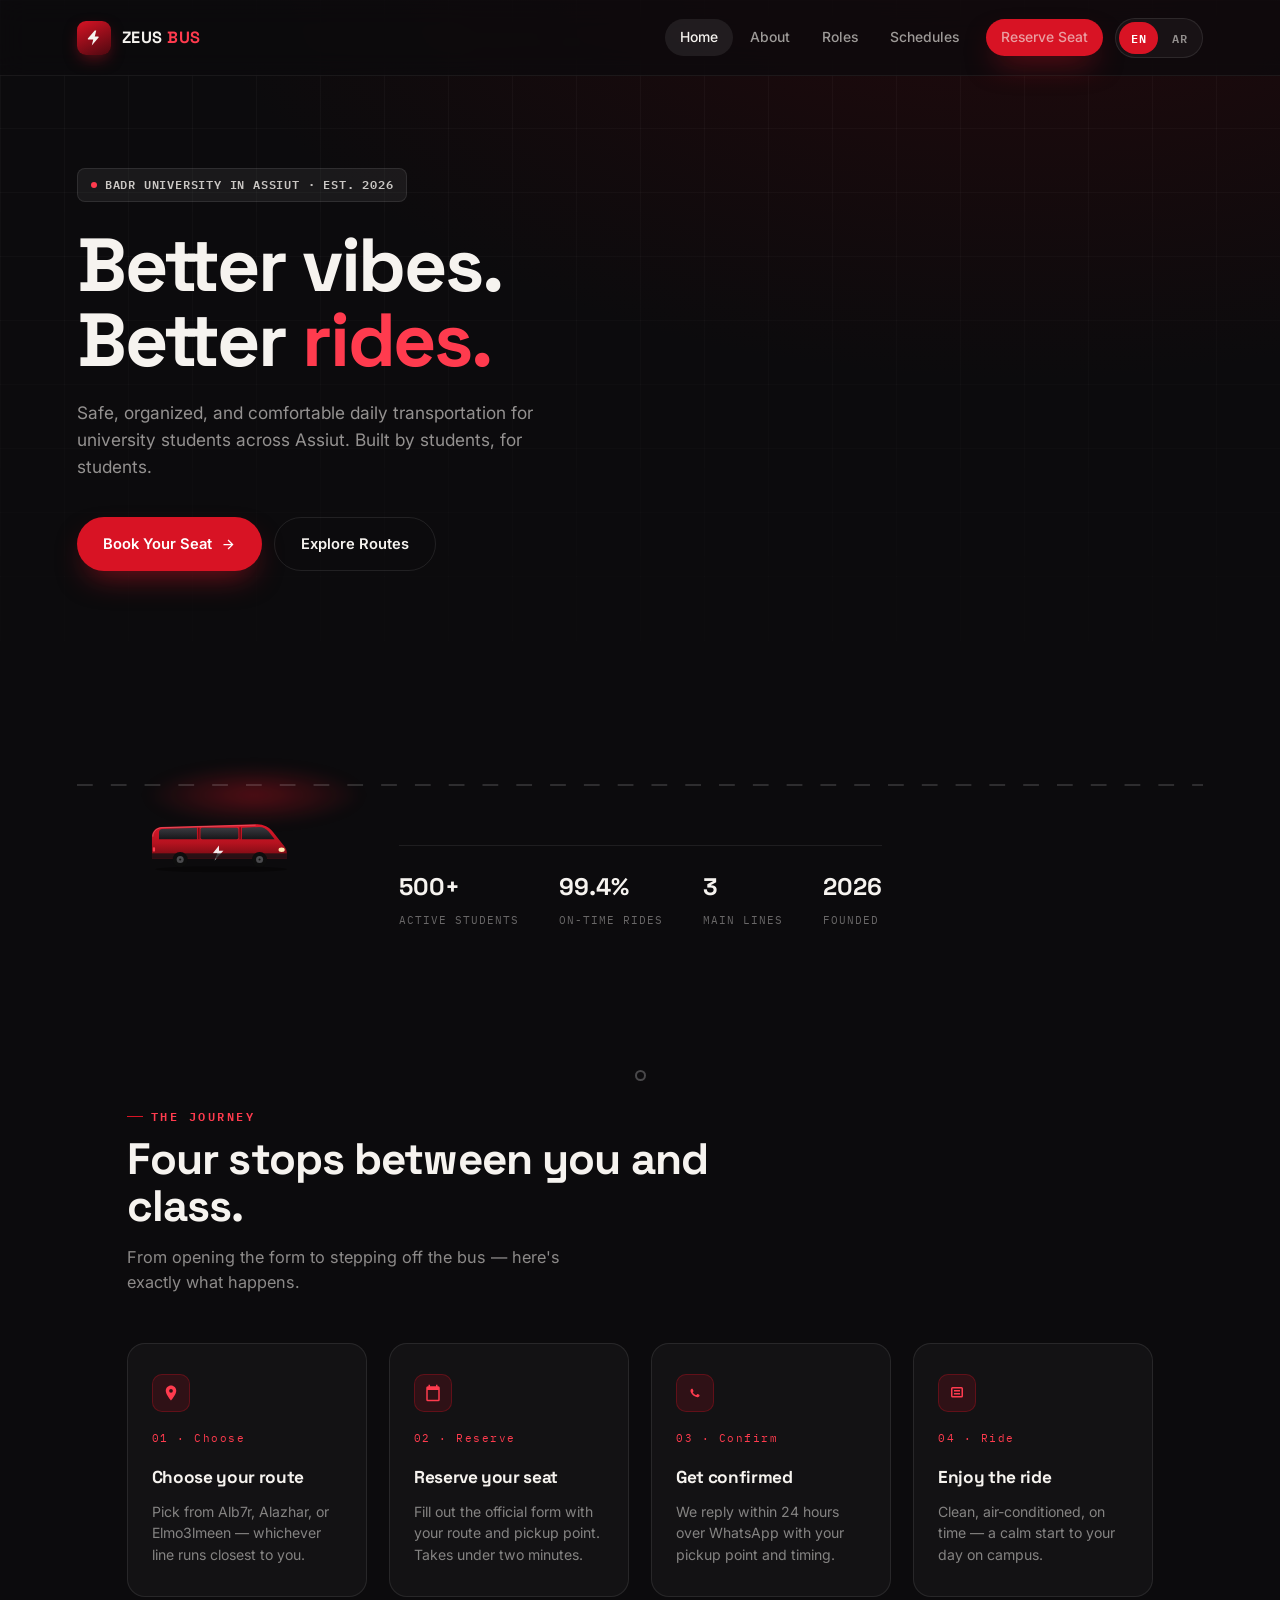
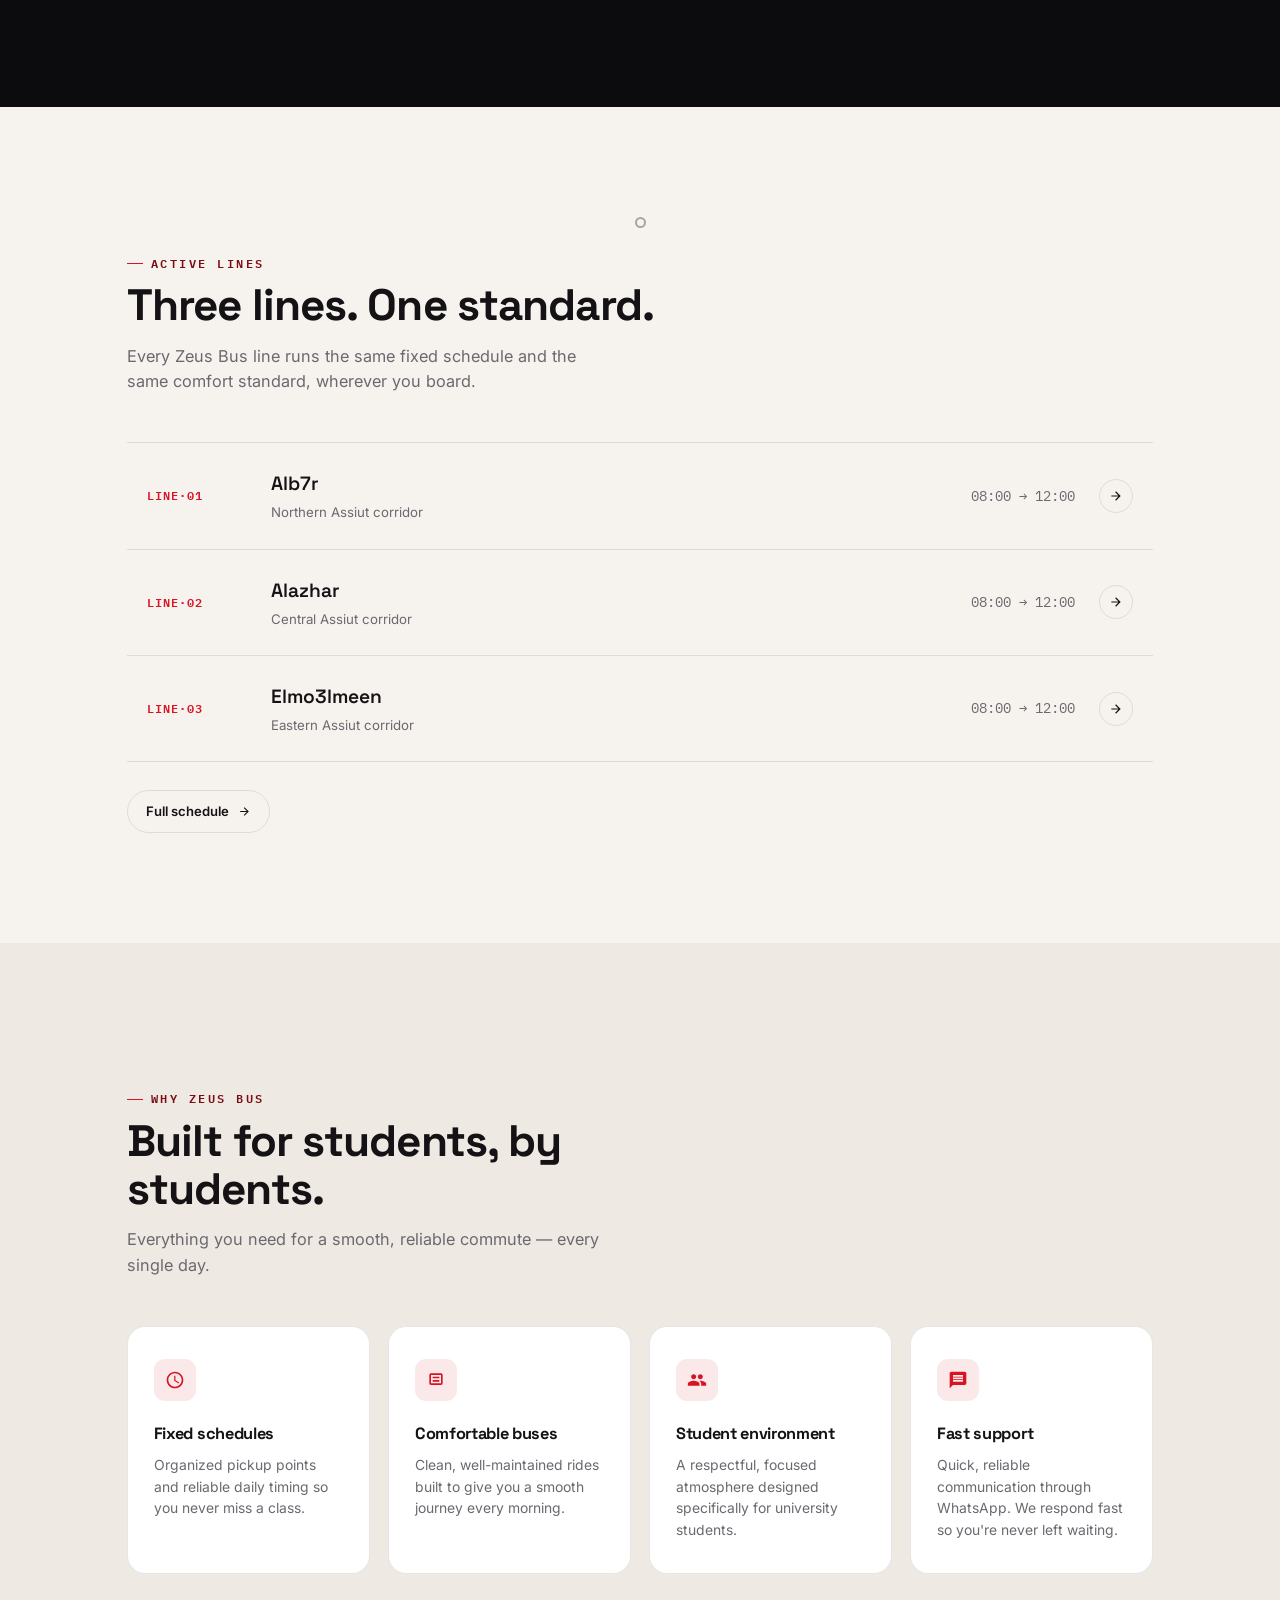
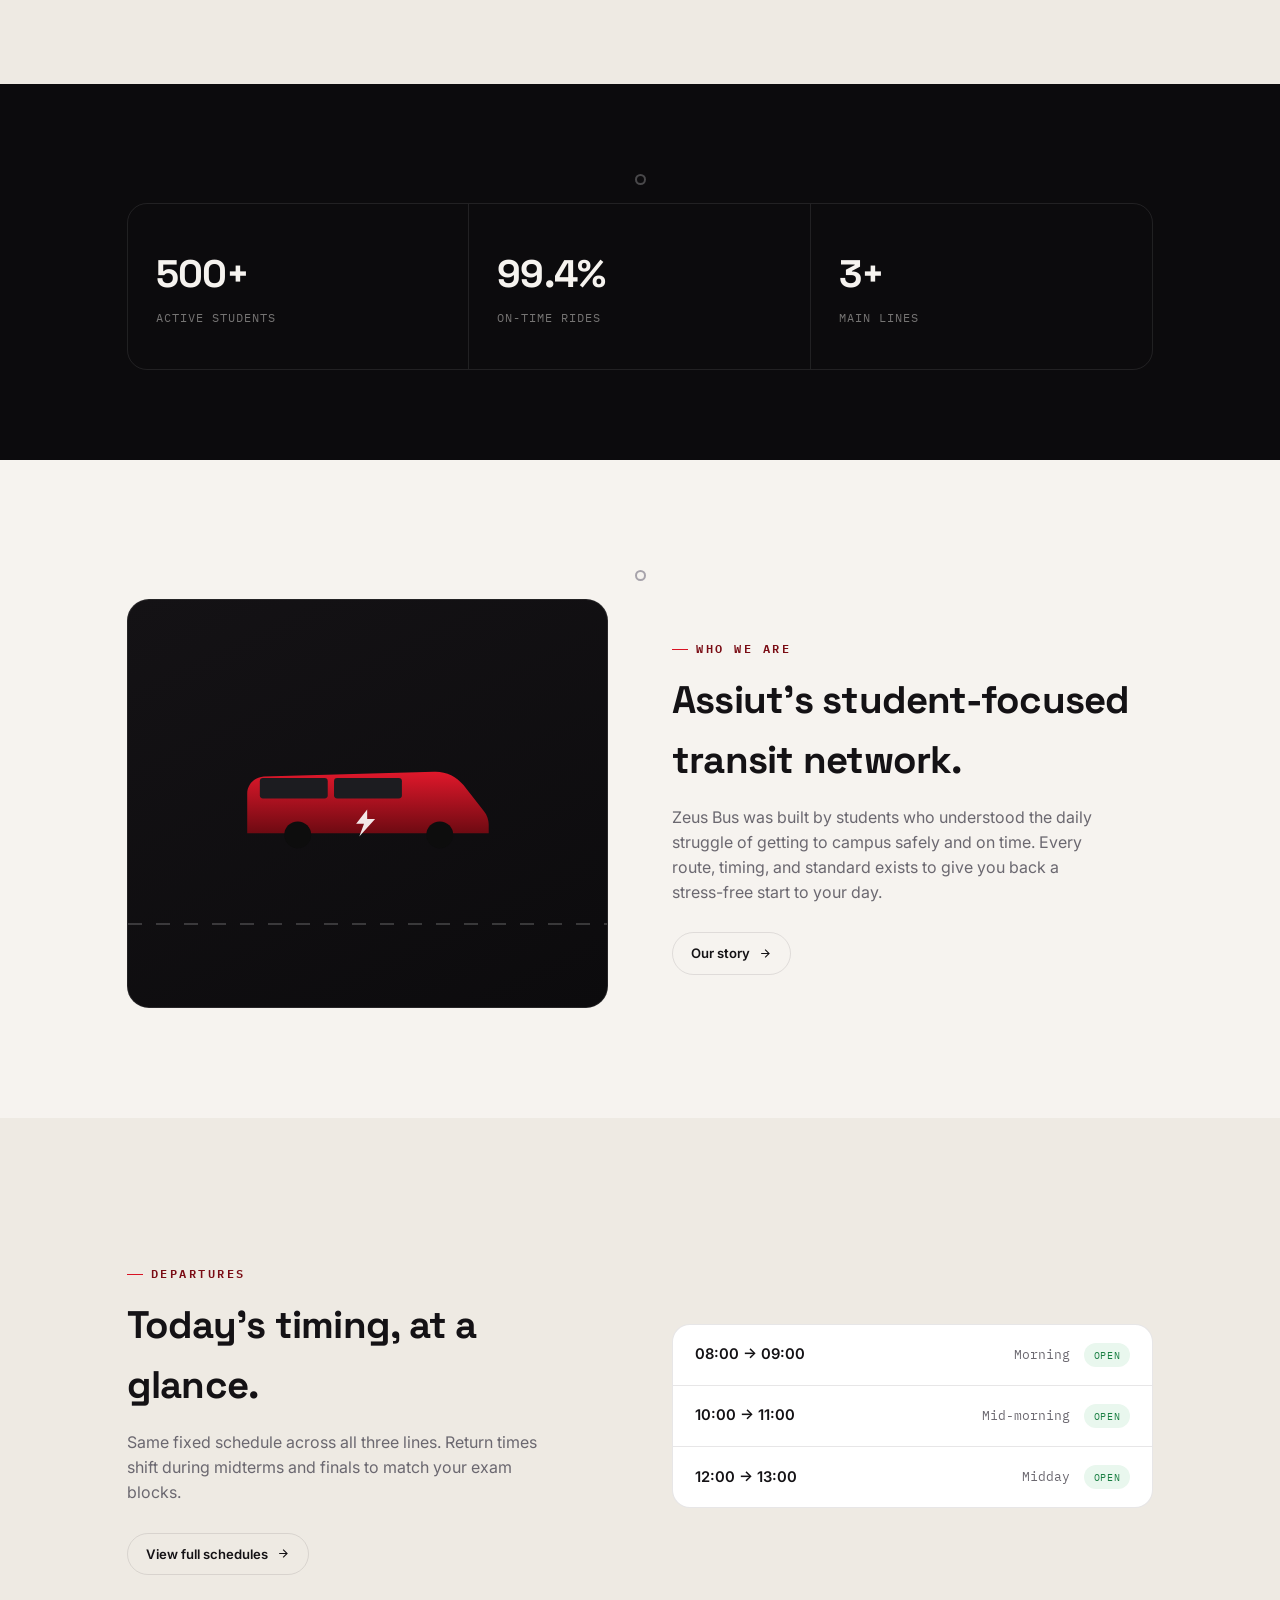
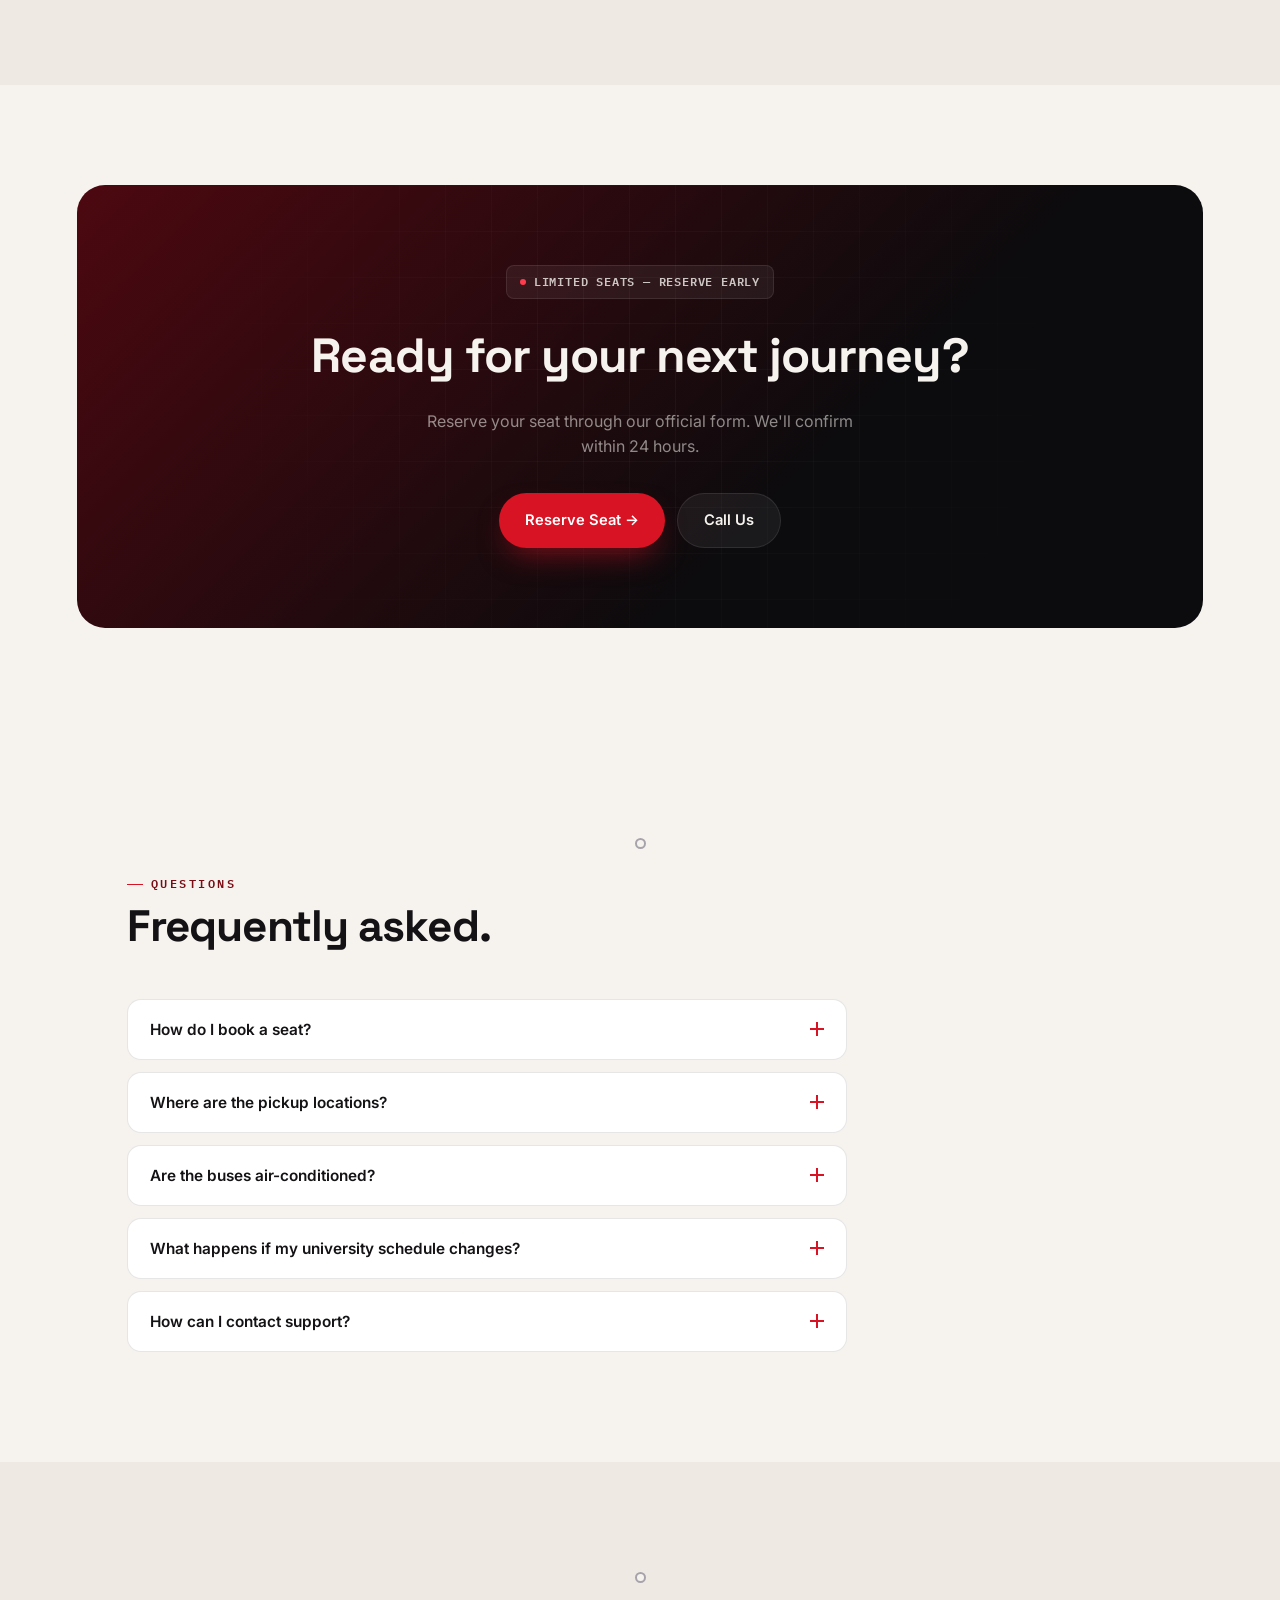
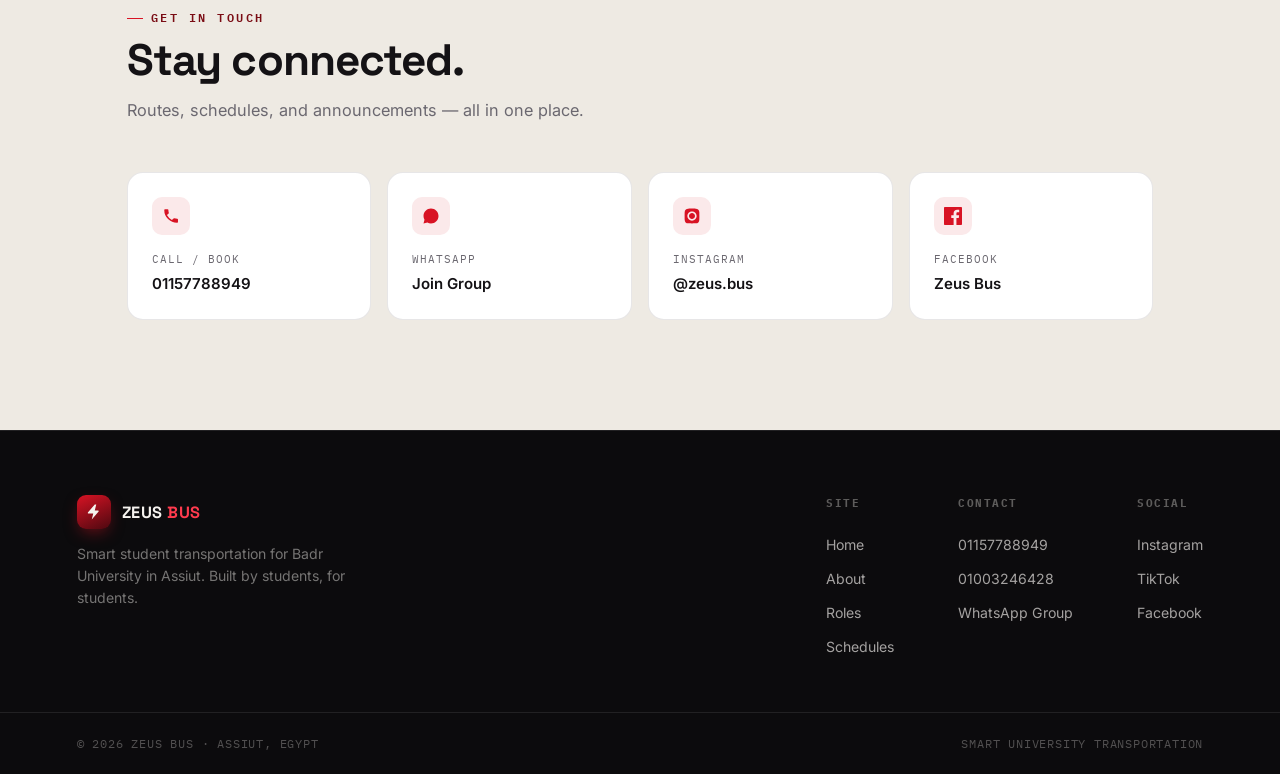
<file: index.html>
<!DOCTYPE html>
<html lang="en">
<head>
<meta charset="UTF-8">
<meta name="viewport" content="width=device-width, initial-scale=1.0">
<title>Zeus Bus — Student Transportation, Assiut</title>
<meta name="description" content="Safe, organized, comfortable daily rides for university students across Assiut. Fixed schedules, three lines, one journey.">
<meta name="robots" content="index, follow">
<link rel="canonical" href="https://ironjamal.github.io/zeus-bus/index.html">
<meta name="theme-color" content="#141215">

<!-- Open Graph / social sharing -->
<meta property="og:type" content="website">
<meta property="og:site_name" content="Zeus Bus">
<meta property="og:title" content="Zeus Bus — Student Transportation, Assiut">
<meta property="og:description" content="Safe, organized, comfortable daily rides for university students across Assiut. Fixed schedules, three lines, one journey.">
<meta property="og:image" content="https://ironjamal.github.io/zeus-bus/assets/logo.png">
<meta property="og:url" content="https://ironjamal.github.io/zeus-bus/index.html">
<meta name="twitter:card" content="summary">
<meta name="twitter:title" content="Zeus Bus — Student Transportation, Assiut">
<meta name="twitter:description" content="Safe, organized, comfortable daily rides for university students across Assiut. Fixed schedules, three lines, one journey.">
<meta name="twitter:image" content="https://ironjamal.github.io/zeus-bus/assets/logo.png">

<link rel="icon" type="image/png" href="assets/logo.png">
<link rel="apple-touch-icon" href="assets/logo.png">

<!-- Fonts: preconnect first so DNS/TLS happens in parallel with the
     stylesheet request instead of only starting once style.css (which
     used to @import these) has downloaded and parsed. -->
<link rel="preconnect" href="https://fonts.googleapis.com">
<link rel="preconnect" href="https://fonts.gstatic.com" crossorigin>
<link rel="stylesheet" href="https://fonts.googleapis.com/css2?family=Space+Grotesk:wght@500;600;700&family=Inter:wght@400;500;600;700&family=IBM+Plex+Mono:wght@500;600&family=Cairo:wght@500;600;700;800&family=Tajawal:wght@400;500;700;800&display=swap">

<link rel="stylesheet" href="assets/style.css">

<script type="application/ld+json">
{
  "@context": "https://schema.org",
  "@type": "LocalBusiness",
  "name": "Zeus Bus",
  "description": "Safe, organized, comfortable daily student bus transportation across Assiut for Badr University students.",
  "url": "https://ironjamal.github.io/zeus-bus/index.html",
  "telephone": "+201157788949",
  "areaServed": { "@type": "City", "name": "Assiut" },
  "address": { "@type": "PostalAddress", "addressLocality": "Assiut", "addressCountry": "EG" },
  "sameAs": [
    "https://www.instagram.com/zeus.bus",
    "https://www.facebook.com/share/18EAcwCmEM/",
    "https://vm.tiktok.com/ZS9N751Kc84ok-0wCuR/"
  ]
}
</script>
</head>
<body>

<a href="#main" class="skip-link">Skip to main content</a>

<!-- NAV -->
<nav class="site-nav" aria-label="Primary">
  <a href="index.html" class="brand">
    <div class="brand-mark"><svg viewBox="0 0 24 24" aria-hidden="true" focusable="false"><path d="M13 2L4.09 12.26a1 1 0 00.91 1.74H11l-2 8 8.91-10.26a1 1 0 00-.91-1.74H13l2-8z"/></svg></div>
    <div class="brand-name">ZEUS<span> BUS</span></div>
  </a>
  <div class="nav-links">
    <a href="index.html" class="active" aria-current="page" data-i18n="nav.home">Home</a>
    <a href="about.html" data-i18n="nav.about">About</a>
    <a href="roles.html" data-i18n="nav.roles">Roles</a>
    <a href="schedules.html" data-i18n="nav.schedules">Schedules</a>
    <a href="https://docs.google.com/forms/d/e/1FAIpQLSeB-g0PqexsdDbRheIVA4l95dSTmZdJZY3OPIa6RiLrSdocnQ/viewform?usp=header" target="_blank" rel="noopener noreferrer" class="btn btn-primary btn-sm nav-cta" data-i18n="nav.reserve">Reserve Seat</a>
    <div class="lang-switch" role="group" aria-label="Language">
      <button type="button" data-lang="en" aria-pressed="true">EN</button>
      <button type="button" data-lang="ar" aria-pressed="false">AR</button>
    </div>
  </div>
  <button class="nav-toggle" aria-label="Menu" aria-expanded="false" aria-controls="mobilePanel"><div class="hamburger"><span></span><span></span><span></span></div></button>
</nav>
<div class="mobile-panel" id="mobilePanel">
  <a href="index.html" aria-current="page" data-i18n="nav.home">Home</a>
  <a href="about.html" data-i18n="nav.about">About</a>
  <a href="roles.html" data-i18n="nav.roles">Roles</a>
  <a href="schedules.html" data-i18n="nav.schedules">Schedules</a>
  <a href="https://docs.google.com/forms/d/e/1FAIpQLSeB-g0PqexsdDbRheIVA4l95dSTmZdJZY3OPIa6RiLrSdocnQ/viewform?usp=header" target="_blank" rel="noopener noreferrer" class="btn btn-primary btn-block" data-i18n="nav.reserveArrow">Reserve Seat →</a>
  <div class="lang-switch-mobile" role="group" aria-label="Language">
    <button type="button" data-lang="en" aria-pressed="true">EN</button>
    <button type="button" data-lang="ar" aria-pressed="false">AR</button>
  </div>
</div>

<!-- JOURNEY RAIL — the road the bus travels the whole homepage on -->
<div class="journey-rail" id="journeyRail" aria-hidden="true">
  <div class="journey-rail-road">
    <div class="journey-rail-lane"></div>
    <div class="journey-rail-progress"></div>
    <div class="journey-rail-stops" id="journeyRailStops">
      <div class="journey-rail-stop" data-stop="hero"><span class="dot"></span><span class="tag" data-i18n="rail.hero">Hero</span></div>
      <div class="journey-rail-stop" data-stop="journey"><span class="dot"></span><span class="tag" data-i18n="rail.journey">Journey</span></div>
      <div class="journey-rail-stop" data-stop="routes"><span class="dot"></span><span class="tag" data-i18n="rail.routes">Routes</span></div>
      <div class="journey-rail-stop" data-stop="why"><span class="dot"></span><span class="tag" data-i18n="rail.why">Why</span></div>
      <div class="journey-rail-stop" data-stop="stats"><span class="dot"></span><span class="tag" data-i18n="rail.stats">Stats</span></div>
      <div class="journey-rail-stop" data-stop="about"><span class="dot"></span><span class="tag" data-i18n="rail.about">About</span></div>
      <div class="journey-rail-stop" data-stop="schedule"><span class="dot"></span><span class="tag" data-i18n="rail.schedule">Schedule</span></div>
      <div class="journey-rail-stop" data-stop="cta"><span class="dot"></span><span class="tag" data-i18n="rail.book">Book</span></div>
      <div class="journey-rail-stop" data-stop="faq"><span class="dot"></span><span class="tag" data-i18n="rail.faq">FAQ</span></div>
      <div class="journey-rail-stop" data-stop="contact"><span class="dot"></span><span class="tag" data-i18n="rail.contact">Contact</span></div>
    </div>
    <div class="journey-rail-bus">
      <div class="journey-rail-bus-inner">
        <svg viewBox="0 0 340 140" xmlns="http://www.w3.org/2000/svg" aria-hidden="true" focusable="false">
          <defs>
            <linearGradient id="railBusBody" x1="0" y1="0" x2="0" y2="1">
              <stop offset="0" stop-color="#e0182b"/><stop offset="0.55" stop-color="#b5121f"/><stop offset="1" stop-color="#6e0a12"/>
            </linearGradient>
            <linearGradient id="railBusGlass" x1="0" y1="0" x2="0" y2="1">
              <stop offset="0" stop-color="#3a3a40"/><stop offset="1" stop-color="#17171a"/>
            </linearGradient>
          </defs>
          <path d="M18,108 L18,58 C18,46 27,37 39,36 L255,30 C270,29.5 283,36 292,47 L318,80 C322,85 324,91 324,97 L324,108 Z" fill="url(#railBusBody)"/>
          <path d="M34,64 L34,48 C34,44 37,41 41,41 L120,38 L120,64 Z" fill="url(#railBusGlass)"/>
          <rect x="128" y="38" width="86" height="26" rx="4" fill="url(#railBusGlass)"/>
          <path d="M222,38 L262,36 C270,36 277,40 283,47 L296,64 L222,64 Z" fill="url(#railBusGlass)"/>
          <rect x="18" y="96" width="306" height="12" fill="#141215" opacity="0.8"/>
          <ellipse cx="312" cy="88" rx="7" ry="5" fill="#ffe9b0"/>
          <g class="wheel" style="transform-origin:82px 110px"><circle cx="82" cy="110" r="17" fill="#0d0d0d"/><circle cx="82" cy="110" r="8" fill="#4a4a4d"/></g>
          <g class="wheel" style="transform-origin:262px 110px"><circle cx="262" cy="110" r="17" fill="#0d0d0d"/><circle cx="262" cy="110" r="8" fill="#4a4a4d"/></g>
        </svg>
      </div>
    </div>
  </div>
</div>

<main id="main">
<!-- HERO -->
<header class="hero">
  <div class="hero-grid"></div>
  <div class="hero-inner">
    <span class="chip"><span class="dot"></span><span data-i18n="hero.chip.index">Badr University in Assiut · Est. 2026</span></span>
    <h1 data-i18n-html="hero.title.index">Better vibes.<br>Better <em>rides.</em></h1>
    <p class="hero-sub" data-i18n="hero.sub.index">Safe, organized, and comfortable daily transportation for university students across Assiut. Built by students, for students.</p>
    <div class="hero-actions">
      <a href="https://docs.google.com/forms/d/e/1FAIpQLSeB-g0PqexsdDbRheIVA4l95dSTmZdJZY3OPIa6RiLrSdocnQ/viewform?usp=header" target="_blank" rel="noopener noreferrer" class="btn btn-primary">
        <span data-i18n="hero.book">Book Your Seat</span>
        <svg viewBox="0 0 24 24" aria-hidden="true" focusable="false"><path d="M12 4l-1.41 1.41L16.17 11H4v2h12.17l-5.58 5.59L12 20l8-8z"/></svg>
      </a>
      <a href="schedules.html" class="btn btn-outline" data-i18n="hero.explore">Explore Routes</a>
    </div>
  </div>

  <div class="road-scene">
    <div class="bus-glow"></div>
    <svg viewBox="0 0 1000 210" preserveAspectRatio="none" aria-hidden="true" focusable="false">
      <line x1="0" y1="150" x2="1000" y2="150" class="road-line moving"/>
    </svg>
    <div class="bus-unit">
      <svg class="bus-illustration" viewBox="0 0 340 140" xmlns="http://www.w3.org/2000/svg" aria-hidden="true" focusable="false">
        <defs>
          <linearGradient id="busBodyGrad" x1="0" y1="0" x2="0" y2="1">
            <stop offset="0" stop-color="#e0182b"/><stop offset="0.55" stop-color="#b5121f"/><stop offset="1" stop-color="#6e0a12"/>
          </linearGradient>
          <linearGradient id="busGlass" x1="0" y1="0" x2="0" y2="1">
            <stop offset="0" stop-color="#3a3a40"/><stop offset="1" stop-color="#17171a"/>
          </linearGradient>
        </defs>
        <ellipse cx="175" cy="132" rx="150" ry="7" fill="#000" opacity="0.35"/>
        <path d="M18,108 L18,58 C18,46 27,37 39,36 L255,30 C270,29.5 283,36 292,47 L318,80 C322,85 324,91 324,97 L324,108 Z" fill="url(#busBodyGrad)"/>
        <path d="M20,58 C20,47 28,39 40,38 L253,32" fill="none" stroke="rgba(255,255,255,0.25)" stroke-width="2"/>
        <path d="M34,64 L34,48 C34,44 37,41 41,41 L120,38 L120,64 Z" fill="url(#busGlass)"/>
        <rect x="128" y="38" width="86" height="26" rx="4" fill="url(#busGlass)"/>
        <path d="M222,38 L262,36 C270,36 277,40 283,47 L296,64 L222,64 Z" fill="url(#busGlass)"/>
        <rect x="122" y="38" width="4" height="26" fill="#7a0c14"/>
        <rect x="216" y="37" width="4" height="27" fill="#7a0c14"/>
        <path d="M170,78 L156,96 L166,96 L160,112 L180,90 L170,90 Z" fill="rgba(255,255,255,0.9)"/>
        <rect x="18" y="96" width="306" height="12" fill="#141215" opacity="0.8"/>
        <ellipse cx="312" cy="88" rx="7" ry="5" fill="#ffe9b0"/>
        <rect x="20" y="82" width="5" height="10" rx="2" fill="#ff3b4e"/>
        <g class="wheel" style="transform-origin:82px 110px"><circle cx="82" cy="110" r="17" fill="#0d0d0d"/><circle cx="82" cy="110" r="8" fill="#4a4a4d"/><circle cx="82" cy="110" r="2.4" fill="#111"/></g>
        <g class="wheel" style="transform-origin:262px 110px"><circle cx="262" cy="110" r="17" fill="#0d0d0d"/><circle cx="262" cy="110" r="8" fill="#4a4a4d"/><circle cx="262" cy="110" r="2.4" fill="#111"/></g>
      </svg>
    </div>
  </div>

  <div class="container hero-stats">
    <div class="hero-stat"><b>500+</b><span data-i18n="hero.stat.students">Active Students</span></div>
    <div class="hero-stat"><b>99.4%</b><span data-i18n="hero.stat.ontime">On-Time Rides</span></div>
    <div class="hero-stat"><b>3</b><span data-i18n="hero.stat.lines">Main Lines</span></div>
    <div class="hero-stat"><b>2026</b><span data-i18n="hero.stat.founded">Founded</span></div>
  </div>
</header>

<!-- ROUTE SPINE WRAPS ALL MAIN CONTENT -->
<div class="route-spine-wrap" style="position:relative;">

  <!-- JOURNEY / HOW IT WORKS -->
  <section class="section on-dark" id="journey">
    <div class="container">
      <div class="stop-marker on-dark reveal"></div>
      <div class="section-head reveal">
        <span class="eyebrow" data-i18n="journey.eyebrow">The Journey</span>
        <h2 data-i18n="journey.title">Four stops between you and class.</h2>
        <p data-i18n="journey.sub">From opening the form to stepping off the bus — here's exactly what happens.</p>
      </div>
      <div class="journey-steps">
        <div class="journey-step reveal" data-i="0">
          <div class="step-icon"><svg viewBox="0 0 24 24" aria-hidden="true" focusable="false"><path d="M12 2C8.13 2 5 5.13 5 9c0 5.25 7 13 7 13s7-7.75 7-13c0-3.87-3.13-7-7-7zm0 9.5A2.5 2.5 0 1112 6.5a2.5 2.5 0 010 5z"/></svg></div>
          <span class="step-tag" data-i18n="journey.step1.tag">01 · Choose</span>
          <h3 data-i18n="journey.step1.title">Choose your route</h3>
          <p data-i18n="journey.step1.desc">Pick from Alb7r, Alazhar, or Elmo3lmeen — whichever line runs closest to you.</p>
        </div>
        <div class="journey-step reveal" data-i="1">
          <div class="step-icon"><svg viewBox="0 0 24 24" aria-hidden="true" focusable="false"><path d="M19 3h-1V1h-2v2H8V1H6v2H5a2 2 0 00-2 2v16a2 2 0 002 2h14a2 2 0 002-2V5a2 2 0 00-2-2zm0 18H5V8h14v13z"/></svg></div>
          <span class="step-tag" data-i18n="journey.step2.tag">02 · Reserve</span>
          <h3 data-i18n="journey.step2.title">Reserve your seat</h3>
          <p data-i18n="journey.step2.desc">Fill out the official form with your route and pickup point. Takes under two minutes.</p>
        </div>
        <div class="journey-step reveal" data-i="2">
          <div class="step-icon"><svg viewBox="0 0 24 24" aria-hidden="true" focusable="false"><path d="M17.472 14.382c-.297-.149-1.758-.867-2.03-.967-.273-.099-.471-.148-.67.15-.197.297-.767.966-.94 1.164-.173.199-.347.223-.644.075-.297-.15-1.255-.463-2.39-1.475-.883-.788-1.48-1.761-1.653-2.059-.173-.297-.018-.458.13-.606.446-.52.298-.298.446-.52.149-.174.198-.298.298-.497.099-.198.05-.371-.025-.52-.075-.149-.669-1.612-.916-2.207-.242-.579-.487-.5-.669-.51h-.57c-.198 0-.52.074-.792.372-.272.297-1.04 1.016-1.04 2.479 0 1.462 1.065 2.875 1.213 3.074.149.198 2.096 3.2 5.077 4.487.709.306 1.262.489 1.694.625.712.227 1.36.195 1.871.118.571-.085 1.758-.719 2.006-1.413.248-.694.248-1.289.173-1.413z"/></svg></div>
          <span class="step-tag" data-i18n="journey.step3.tag">03 · Confirm</span>
          <h3 data-i18n="journey.step3.title">Get confirmed</h3>
          <p data-i18n="journey.step3.desc">We reply within 24 hours over WhatsApp with your pickup point and timing.</p>
        </div>
        <div class="journey-step reveal" data-i="3">
          <div class="step-icon"><svg viewBox="0 0 24 24" aria-hidden="true" focusable="false"><path d="M4 16c0 1.1.9 2 2 2h12a2 2 0 002-2V6a2 2 0 00-2-2H6a2 2 0 00-2 2v10zm2 0V6h12v10H6zm2-2h8v-2H8v2zm0-4h8V8H8v2z"/></svg></div>
          <span class="step-tag" data-i18n="journey.step4.tag">04 · Ride</span>
          <h3 data-i18n="journey.step4.title">Enjoy the ride</h3>
          <p data-i18n="journey.step4.desc">Clean, air-conditioned, on time — a calm start to your day on campus.</p>
        </div>
      </div>
    </div>
  </section>

  <!-- ROUTES -->
  <section class="section" id="routes">
    <div class="container">
      <div class="stop-marker reveal"></div>
      <div class="section-head reveal">
        <span class="eyebrow" style="color:var(--burgundy)" data-i18n="routes.eyebrow">Active Lines</span>
        <h2 data-i18n="routes.title">Three lines. One standard.</h2>
        <p data-i18n="routes.sub">Every Zeus Bus line runs the same fixed schedule and the same comfort standard, wherever you board.</p>
      </div>
      <div class="routes-list reveal">
        <div class="route-row">
          <span class="r-code">LINE·01</span>
          <div class="r-name"><span data-i18n="routes.line1.name">Alb7r</span><small data-i18n="routes.line1.desc">Northern Assiut corridor</small></div>
          <span class="r-time" data-i18n="routes.time">08:00 → 12:00</span>
          <span class="r-arrow"><svg viewBox="0 0 24 24" aria-hidden="true" focusable="false"><path d="M12 4l-1.41 1.41L16.17 11H4v2h12.17l-5.58 5.59L12 20l8-8z"/></svg></span>
        </div>
        <div class="route-row">
          <span class="r-code">LINE·02</span>
          <div class="r-name"><span data-i18n="routes.line2.name">Alazhar</span><small data-i18n="routes.line2.desc">Central Assiut corridor</small></div>
          <span class="r-time" data-i18n="routes.time">08:00 → 12:00</span>
          <span class="r-arrow"><svg viewBox="0 0 24 24" aria-hidden="true" focusable="false"><path d="M12 4l-1.41 1.41L16.17 11H4v2h12.17l-5.58 5.59L12 20l8-8z"/></svg></span>
        </div>
        <div class="route-row">
          <span class="r-code">LINE·03</span>
          <div class="r-name"><span data-i18n="routes.line3.name">Elmo3lmeen</span><small data-i18n="routes.line3.desc">Eastern Assiut corridor</small></div>
          <span class="r-time" data-i18n="routes.time">08:00 → 12:00</span>
          <span class="r-arrow"><svg viewBox="0 0 24 24" aria-hidden="true" focusable="false"><path d="M12 4l-1.41 1.41L16.17 11H4v2h12.17l-5.58 5.59L12 20l8-8z"/></svg></span>
        </div>
      </div>
      <div class="reveal" style="margin-top:28px;">
        <a href="schedules.html" class="btn btn-outline btn-sm"><span data-i18n="routes.fullSchedule">Full schedule</span> <svg viewBox="0 0 24 24" style="width:13px;height:13px;fill:currentColor;" aria-hidden="true" focusable="false"><path d="M12 4l-1.41 1.41L16.17 11H4v2h12.17l-5.58 5.59L12 20l8-8z"/></svg></a>
      </div>
    </div>
  </section>

  <!-- WHY ZEUS BUS -->
  <section class="section on-bone2" id="why">
    <div class="container">
      <div class="stop-marker reveal"></div>
      <div class="section-head reveal">
        <span class="eyebrow" style="color:var(--burgundy)" data-i18n="why.eyebrow">Why Zeus Bus</span>
        <h2 data-i18n="why.title">Built for students, by students.</h2>
        <p data-i18n="why.sub">Everything you need for a smooth, reliable commute — every single day.</p>
      </div>
      <div class="why-grid">
        <div class="why-card reveal" data-i="0">
          <div class="why-icon"><svg viewBox="0 0 24 24" aria-hidden="true" focusable="false"><path d="M11.99 2C6.47 2 2 6.48 2 12s4.47 10 9.99 10C17.52 22 22 17.52 22 12S17.52 2 11.99 2zM12 20c-4.42 0-8-3.58-8-8s3.58-8 8-8 8 3.58 8 8-3.58 8-8 8zm.5-13H11v6l5.25 3.15.75-1.23-4.5-2.67V7z"/></svg></div>
          <h3 data-i18n="why.card1.title">Fixed schedules</h3>
          <p data-i18n="why.card1.desc">Organized pickup points and reliable daily timing so you never miss a class.</p>
        </div>
        <div class="why-card reveal" data-i="1">
          <div class="why-icon"><svg viewBox="0 0 24 24" aria-hidden="true" focusable="false"><path d="M4 16c0 1.1.9 2 2 2h12a2 2 0 002-2V6a2 2 0 00-2-2H6a2 2 0 00-2 2v10zm2 0V6h12v10H6zm2-2h8v-2H8v2zm0-4h8V8H8v2z"/></svg></div>
          <h3 data-i18n="why.card2.title">Comfortable buses</h3>
          <p data-i18n="why.card2.desc">Clean, well-maintained rides built to give you a smooth journey every morning.</p>
        </div>
        <div class="why-card reveal" data-i="2">
          <div class="why-icon"><svg viewBox="0 0 24 24" aria-hidden="true" focusable="false"><path d="M16 11c1.66 0 2.99-1.34 2.99-3S17.66 5 16 5c-1.66 0-3 1.34-3 3s1.34 3 3 3zm-8 0c1.66 0 2.99-1.34 2.99-3S9.66 5 8 5C6.34 5 5 6.34 5 8s1.34 3 3 3zm0 2c-2.33 0-7 1.17-7 3.5V19h14v-2.5C15 14.17 10.33 13 8 13zm8 0c-.29 0-.62.02-.97.05 1.16.84 1.97 1.97 1.97 3.45V19h6v-2.5c0-2.33-4.67-3.5-7-3.5z"/></svg></div>
          <h3 data-i18n="why.card3.title">Student environment</h3>
          <p data-i18n="why.card3.desc">A respectful, focused atmosphere designed specifically for university students.</p>
        </div>
        <div class="why-card reveal" data-i="3">
          <div class="why-icon"><svg viewBox="0 0 24 24" aria-hidden="true" focusable="false"><path d="M20 2H4c-1.1 0-2 .9-2 2v18l4-4h14c1.1 0 2-.9 2-2V4c0-1.1-.9-2-2-2zm-2 12H6v-2h12v2zm0-3H6V9h12v2zm0-3H6V6h12v2z"/></svg></div>
          <h3 data-i18n="why.card4.title">Fast support</h3>
          <p data-i18n="why.card4.desc">Quick, reliable communication through WhatsApp. We respond fast so you're never left waiting.</p>
        </div>
      </div>
    </div>
  </section>

  <!-- STATS -->
  <section class="section on-dark tight" id="stats">
    <div class="container">
      <div class="stop-marker on-dark reveal"></div>
      <div class="stats-strip reveal">
        <div class="stat-cell"><b>500+</b><span data-i18n="stats.students">Active Students</span></div>
        <div class="stat-cell"><b>99.4%</b><span data-i18n="stats.ontime">On-Time Rides</span></div>
        <div class="stat-cell"><b>3+</b><span data-i18n="stats.lines">Main Lines</span></div>
      </div>
    </div>
  </section>

  <!-- ABOUT PREVIEW -->
  <section class="section" id="about-preview">
    <div class="container">
      <div class="stop-marker reveal"></div>
      <div class="split">
        <div class="split-visual reveal">
          <div class="mini-road"></div>
          <svg class="mini-bus" viewBox="0 0 340 140" xmlns="http://www.w3.org/2000/svg" aria-hidden="true" focusable="false">
            <defs><linearGradient id="mb1" x1="0" y1="0" x2="0" y2="1"><stop offset="0" stop-color="#e0182b"/><stop offset="1" stop-color="#6e0a12"/></linearGradient></defs>
            <path d="M18,108 L18,58 C18,46 27,37 39,36 L255,30 C270,29.5 283,36 292,47 L318,80 C322,85 324,91 324,97 L324,108 Z" fill="url(#mb1)"/>
            <rect x="34" y="38" width="86" height="26" rx="4" fill="#1c1c20"/>
            <rect x="128" y="38" width="86" height="26" rx="4" fill="#1c1c20"/>
            <path d="M170,78 L156,96 L166,96 L160,112 L180,90 L170,90 Z" fill="rgba(255,255,255,0.9)"/>
            <circle cx="82" cy="110" r="17" fill="#0d0d0d"/><circle cx="262" cy="110" r="17" fill="#0d0d0d"/>
          </svg>
        </div>
        <div class="reveal">
          <span class="eyebrow" style="color:var(--burgundy)" data-i18n="aboutPrev.eyebrow">Who we are</span>
          <h2 style="font-size:clamp(1.8rem,3.2vw,2.4rem); margin:12px 0 16px;" data-i18n="aboutPrev.title">Assiut's student-focused transit network.</h2>
          <p style="color:var(--steel); margin-bottom:28px; max-width:440px;" data-i18n="aboutPrev.desc">Zeus Bus was built by students who understood the daily struggle of getting to campus safely and on time. Every route, timing, and standard exists to give you back a stress-free start to your day.</p>
          <a href="about.html" class="btn btn-outline btn-sm"><span data-i18n="aboutPrev.link">Our story</span> <svg viewBox="0 0 24 24" style="width:13px;height:13px;fill:currentColor;" aria-hidden="true" focusable="false"><path d="M12 4l-1.41 1.41L16.17 11H4v2h12.17l-5.58 5.59L12 20l8-8z"/></svg></a>
        </div>
      </div>
    </div>
  </section>

  <!-- SCHEDULE PREVIEW -->
  <section class="section on-bone2" id="schedule-preview">
    <div class="container">
      <div class="stop-marker reveal"></div>
      <div class="split">
        <div class="reveal">
          <span class="eyebrow" style="color:var(--burgundy)" data-i18n="schedPrev.eyebrow">Departures</span>
          <h2 style="font-size:clamp(1.8rem,3.2vw,2.4rem); margin:12px 0 16px;" data-i18n="schedPrev.title">Today's timing, at a glance.</h2>
          <p style="color:var(--steel); margin-bottom:28px; max-width:420px;" data-i18n="schedPrev.desc">Same fixed schedule across all three lines. Return times shift during midterms and finals to match your exam blocks.</p>
          <a href="schedules.html" class="btn btn-outline btn-sm"><span data-i18n="schedPrev.link">View full schedules</span> <svg viewBox="0 0 24 24" style="width:13px;height:13px;fill:currentColor;" aria-hidden="true" focusable="false"><path d="M12 4l-1.41 1.41L16.17 11H4v2h12.17l-5.58 5.59L12 20l8-8z"/></svg></a>
        </div>
        <div class="mini-schedule reveal">
          <div class="row"><span class="name" data-i18n="schedPrev.row1.name">08:00 → 09:00</span><span class="time" data-i18n="schedPrev.row1.time">Morning</span><span class="status" data-i18n="schedPrev.open">Open</span></div>
          <div class="row"><span class="name" data-i18n="schedPrev.row2.name">10:00 → 11:00</span><span class="time" data-i18n="schedPrev.row2.time">Mid-morning</span><span class="status" data-i18n="schedPrev.open">Open</span></div>
          <div class="row"><span class="name" data-i18n="schedPrev.row3.name">12:00 → 13:00</span><span class="time" data-i18n="schedPrev.row3.time">Midday</span><span class="status" data-i18n="schedPrev.open">Open</span></div>
        </div>
      </div>
    </div>
  </section>

  <!-- CTA ARRIVE -->
  <section class="section" id="cta-arrive" style="padding:100px 6%;">
    <div class="cta-arrive reveal">
      <span class="chip" style="margin-bottom:20px;"><span class="dot"></span><span data-i18n="ctaIndex.chip">Limited seats — reserve early</span></span>
      <h2 data-i18n="ctaIndex.title">Ready for your next journey?</h2>
      <p data-i18n="ctaIndex.desc">Reserve your seat through our official form. We'll confirm within 24 hours.</p>
      <div class="btn-row">
        <a href="https://docs.google.com/forms/d/e/1FAIpQLSeB-g0PqexsdDbRheIVA4l95dSTmZdJZY3OPIa6RiLrSdocnQ/viewform?usp=header" target="_blank" rel="noopener noreferrer" class="btn btn-primary" data-i18n="nav.reserveArrow">Book Your Seat →</a>
        <a href="tel:01157788949" class="btn btn-ghost-dark" data-i18n="ctaIndex.callUs">Call Us</a>
      </div>
    </div>
  </section>

  <!-- FAQ -->
  <section class="section" id="faq">
    <div class="container">
      <div class="stop-marker reveal"></div>
      <div class="section-head reveal">
        <span class="eyebrow" style="color:var(--burgundy)" data-i18n="faq.eyebrow">Questions</span>
        <h2 data-i18n="faq.title">Frequently asked.</h2>
      </div>
      <div class="faq-wrap reveal">
        <div class="faq-item">
          <button class="faq-q" aria-controls="faq1"><span data-i18n="faq.q1">How do I book a seat?</span><span class="faq-plus"></span></button>
          <div class="faq-a" id="faq1"><p data-i18n="faq.a1">Click "Book Your Seat" anywhere on the site, fill out the booking form with your route choice, and your spot will be reserved.</p></div>
        </div>
        <div class="faq-item">
          <button class="faq-q" aria-controls="faq2"><span data-i18n="faq.q2">Where are the pickup locations?</span><span class="faq-plus"></span></button>
          <div class="faq-a" id="faq2"><p data-i18n="faq.a2">We currently operate across three main lines in Assiut: Alb7r, Alazhar, and Elmo3lmeen. Specific stops are shared upon booking confirmation.</p></div>
        </div>
        <div class="faq-item">
          <button class="faq-q" aria-controls="faq3"><span data-i18n="faq.q3">Are the buses air-conditioned?</span><span class="faq-plus"></span></button>
          <div class="faq-a" id="faq3"><p data-i18n="faq.a3">Yes, all Zeus buses are fully air-conditioned and well-maintained for a comfortable, clean, and quiet ride.</p></div>
        </div>
        <div class="faq-item">
          <button class="faq-q" aria-controls="faq4"><span data-i18n="faq.q4">What happens if my university schedule changes?</span><span class="faq-plus"></span></button>
          <div class="faq-a" id="faq4"><p data-i18n="faq.a4">During midterms and finals, our return departure times adapt to match your actual test schedules.</p></div>
        </div>
        <div class="faq-item">
          <button class="faq-q" aria-controls="faq5"><span data-i18n="faq.q5">How can I contact support?</span><span class="faq-plus"></span></button>
          <div class="faq-a" id="faq5"><p data-i18n="faq.a5">Reach our team directly through our official social media channels, WhatsApp, or the contact info below.</p></div>
        </div>
      </div>
    </div>
  </section>

  <!-- CONTACT -->
  <section class="section on-bone2" id="contact">
    <div class="container">
      <div class="stop-marker reveal"></div>
      <div class="section-head reveal">
        <span class="eyebrow" style="color:var(--burgundy)" data-i18n="contact.eyebrow">Get in Touch</span>
        <h2 data-i18n="contact.title">Stay connected.</h2>
        <p data-i18n="contact.sub">Routes, schedules, and announcements — all in one place.</p>
      </div>
      <div class="contact-grid reveal">
        <a href="tel:01157788949" class="contact-card">
          <div class="c-icon"><svg viewBox="0 0 24 24" aria-hidden="true" focusable="false"><path d="M6.62 10.79a15.05 15.05 0 006.59 6.59l2.2-2.2a1 1 0 011.01-.24c1.24.37 2.55.57 3.89.57a1 1 0 011 1v3.5a1 1 0 01-1 1A17 17 0 013 4a1 1 0 011-1h3.5a1 1 0 011 1c0 1.25.2 2.45.57 3.57a1 1 0 01-.25 1.01L6.62 10.79z"/></svg></div>
          <div class="c-label" data-i18n="contact.call.label">Call / Book</div><div class="c-value">01157788949</div>
        </a>
        <a href="https://chat.whatsapp.com/BAY5HfLAJz6E9TmXSz7i6E" target="_blank" rel="noopener noreferrer" class="contact-card">
          <div class="c-icon"><svg viewBox="0 0 24 24" aria-hidden="true" focusable="false"><path d="M17.472 14.382c-.297-.149-1.758-.867-2.03-.967-.273-.099-.471-.148-.67.15-.197.297-.767.966-.94 1.164-.173.199-.347.223-.644.075-.297-.15-1.255-.463-2.39-1.475-.883-.788-1.48-1.761-1.653-2.059-.173-.297-.018-.458.13-.606.134-.133.298-.347.446-.52.149-.174.198-.298.298-.497.099-.198.05-.371-.025-.52-.075-.149-.669-1.612-.916-2.207-.242-.579-.487-.5-.669-.51-.173-.008-.371-.01-.57-.01-.198 0-.52.074-.792.372-.272.297-1.04 1.016-1.04 2.479 0 1.462 1.065 2.875 1.213 3.074.149.198 2.096 3.2 5.077 4.487.709.306 1.262.489 1.694.625.712.227 1.36.195 1.871.118.571-.085 1.758-.719 2.006-1.413.248-.694.248-1.289.173-1.413-.074-.124-.272-.198-.57-.347zM11.999 2C6.477 2 2 6.477 2 12c0 1.821.479 3.53 1.32 5.012L2 22l5.145-1.297A9.96 9.96 0 0011.999 22C17.522 22 22 17.523 22 12S17.522 2 11.999 2z"/></svg></div>
          <div class="c-label" data-i18n="contact.whatsapp.label">WhatsApp</div><div class="c-value" data-i18n="contact.whatsapp.value">Join Group</div>
        </a>
        <a href="https://www.instagram.com/zeus.bus?igsh=dm9jenhndGFpdGQz" target="_blank" rel="noopener noreferrer" class="contact-card">
          <div class="c-icon"><svg viewBox="0 0 24 24" aria-hidden="true" focusable="false"><path d="M12 2.163c3.204 0 3.584.012 4.85.07 3.252.148 4.771 1.691 4.919 4.919.058 1.265.069 1.645.069 4.849 0 3.205-.012 3.584-.069 4.849-.149 3.225-1.664 4.771-4.919 4.919-1.266.058-1.644.07-4.85.07-3.204 0-3.584-.012-4.849-.07-3.26-.149-4.771-1.699-4.919-4.92-.058-1.265-.07-1.644-.07-4.849 0-3.204.013-3.583.07-4.849.149-3.227 1.664-4.771 4.919-4.919 1.266-.057 1.645-.069 4.849-.069zm0 3.838c-3.403 0-6.162 2.759-6.162 6.162s2.759 6.163 6.162 6.163 6.162-2.759 6.162-6.163c0-3.403-2.759-6.162-6.162-6.162zm0 10.162c-2.209 0-4-1.79-4-4 0-2.209 1.791-4 4-4s4 1.791 4 4c0 2.21-1.791 4-4 4z"/></svg></div>
          <div class="c-label" data-i18n="contact.instagram.label">Instagram</div><div class="c-value">@zeus.bus</div>
        </a>
        <a href="https://www.facebook.com/share/18EAcwCmEM/" target="_blank" rel="noopener noreferrer" class="contact-card">
          <div class="c-icon"><svg viewBox="0 0 24 24" aria-hidden="true" focusable="false"><path d="M22.675 0h-21.35c-.732 0-1.325.593-1.325 1.325v21.351c0 .731.593 1.324 1.325 1.324h11.495v-9.294h-3.128v-3.622h3.128v-2.671c0-3.1 1.893-4.788 4.659-4.788 1.325 0 2.463.099 2.795.143v3.24l-1.918.001c-1.504 0-1.795.715-1.795 1.763v2.313h3.587l-.467 3.622h-3.12v9.293h6.116c.73 0 1.323-.593 1.323-1.325v-21.35c0-.732-.593-1.325-1.325-1.325z"/></svg></div>
          <div class="c-label" data-i18n="contact.facebook.label">Facebook</div><div class="c-value" data-i18n="contact.facebook.value">Zeus Bus</div>
        </a>
      </div>
    </div>
  </section>

</div><!-- /route-spine-wrap -->
</main>

<!-- FOOTER -->
<footer class="site-footer">
  <div class="footer-top">
    <div class="footer-brand">
      <a href="index.html" class="brand">
        <div class="brand-mark"><svg viewBox="0 0 24 24" aria-hidden="true" focusable="false"><path d="M13 2L4.09 12.26a1 1 0 00.91 1.74H11l-2 8 8.91-10.26a1 1 0 00-.91-1.74H13l2-8z"/></svg></div>
        <div class="brand-name">ZEUS<span> BUS</span></div>
      </a>
      <p data-i18n="footer.tagline.index">Smart student transportation for Badr University in Assiut. Built by students, for students.</p>
    </div>
    <div class="footer-cols">
      <div class="footer-col">
        <h4 data-i18n="footer.site">Site</h4>
        <a href="index.html" data-i18n="nav.home">Home</a>
        <a href="about.html" data-i18n="nav.about">About</a>
        <a href="roles.html" data-i18n="nav.roles">Our Roles</a>
        <a href="schedules.html" data-i18n="nav.schedules">Schedules</a>
      </div>
      <div class="footer-col">
        <h4 data-i18n="footer.contact">Contact</h4>
        <a href="tel:01157788949">01157788949</a>
        <a href="tel:01003246428">01003246428</a>
        <a href="https://chat.whatsapp.com/BAY5HfLAJz6E9TmXSz7i6E" target="_blank" rel="noopener noreferrer" data-i18n="footer.whatsappGroup">WhatsApp Group</a>
      </div>
      <div class="footer-col">
        <h4 data-i18n="footer.social">Social</h4>
        <a href="https://www.instagram.com/zeus.bus?igsh=dm9jenhndGFpdGQz" target="_blank" rel="noopener noreferrer" data-i18n="contact.instagram.label">Instagram</a>
        <a href="https://vm.tiktok.com/ZS9N751Kc84ok-0wCuR/" target="_blank" rel="noopener noreferrer">TikTok</a>
        <a href="https://www.facebook.com/share/18EAcwCmEM/" target="_blank" rel="noopener noreferrer" data-i18n="contact.facebook.label">Facebook</a>
      </div>
    </div>
  </div>
  <div class="footer-bottom">
    <span data-i18n="footer.bottom.copy">© 2026 Zeus Bus · Assiut, Egypt</span>
    <span data-i18n="footer.bottom.tag">Smart University Transportation</span>
  </div>
</footer>

<script src="assets/main.js" defer></script>
<script src="assets/i18n.js" defer></script>
</body>
</html>
</file>
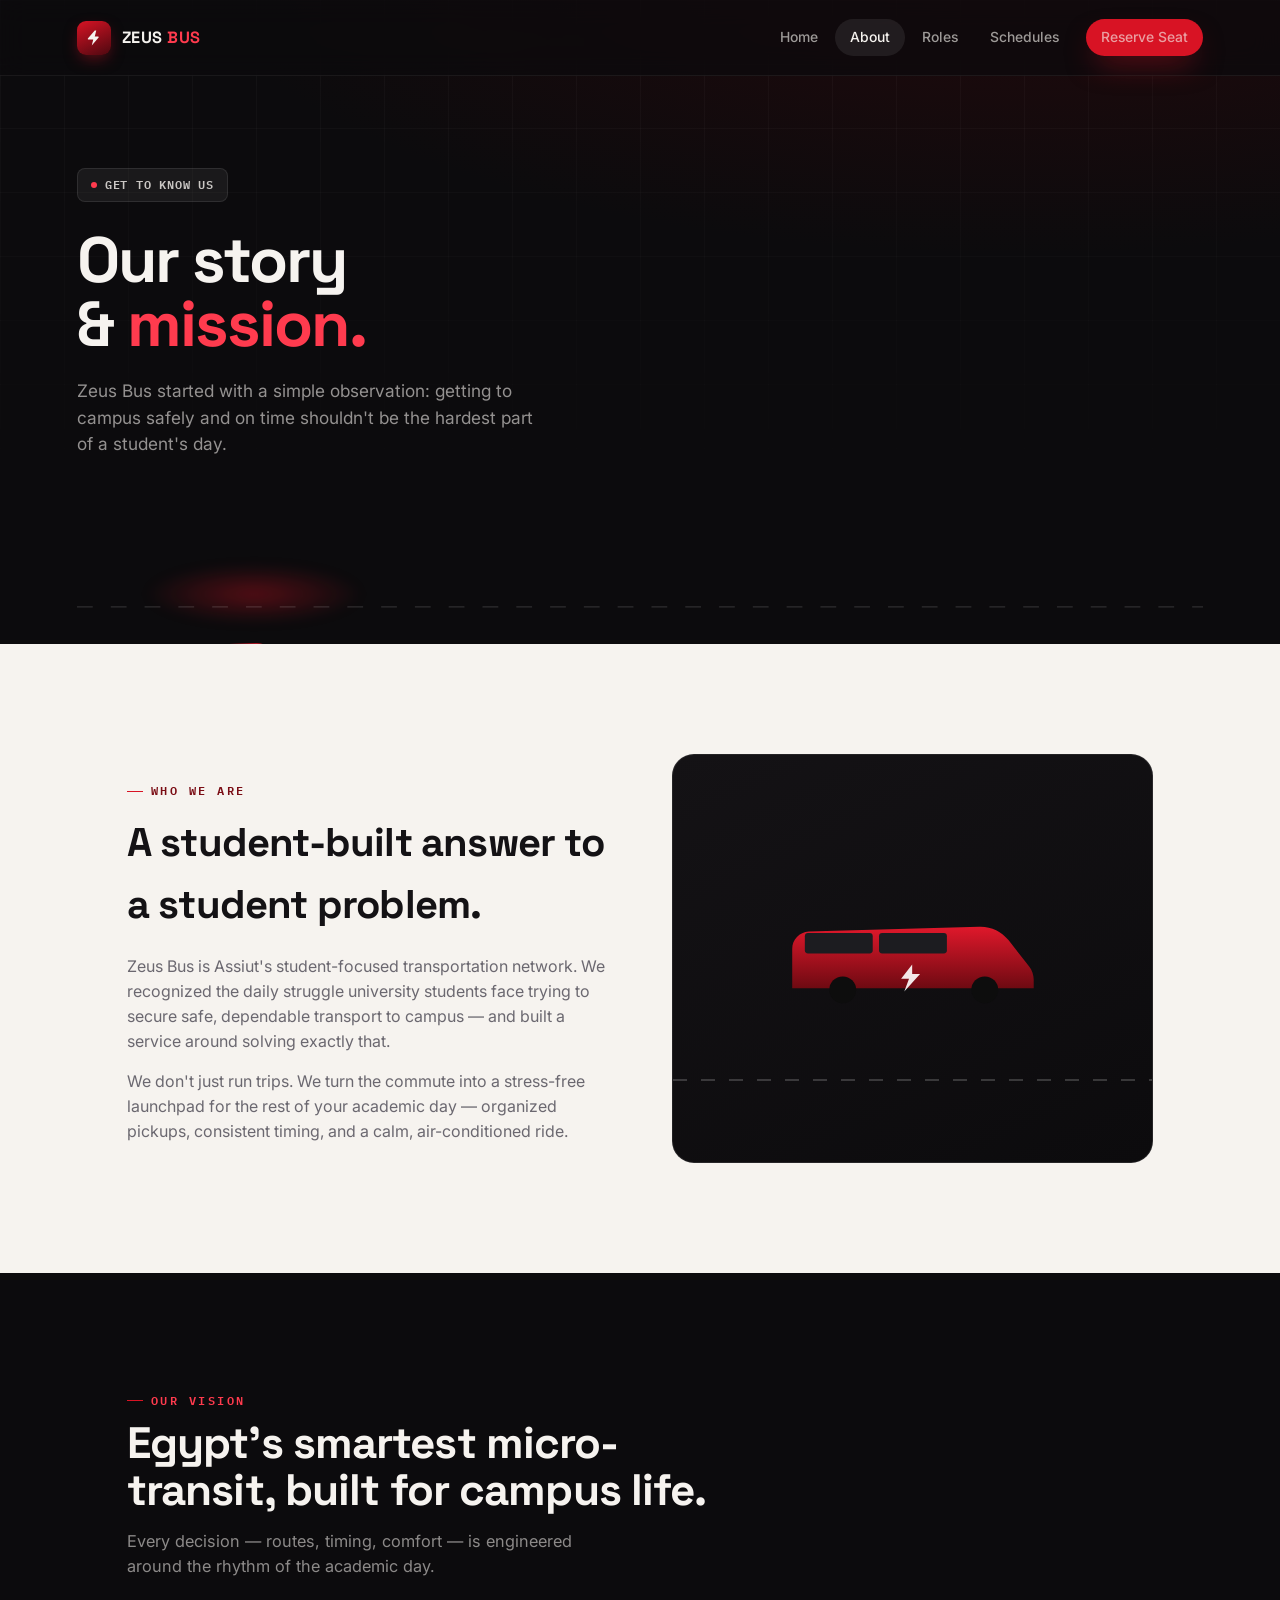
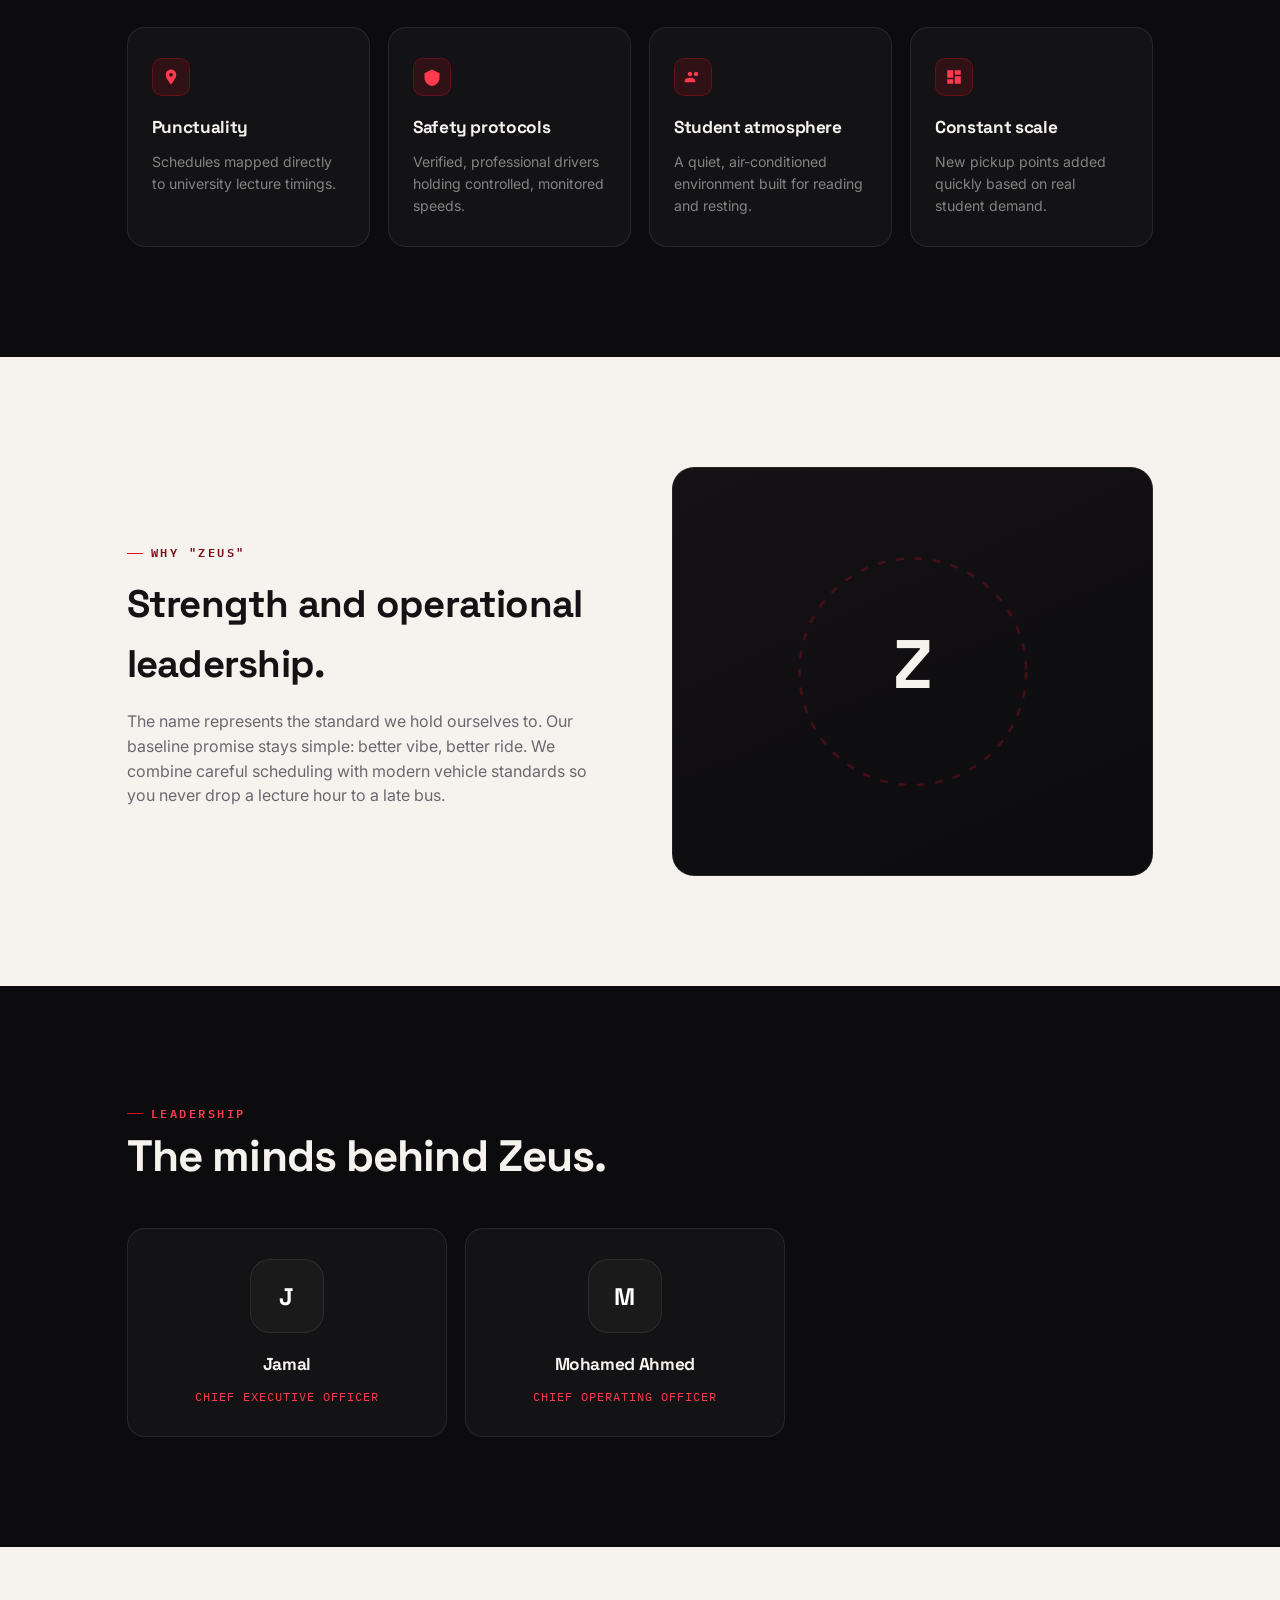
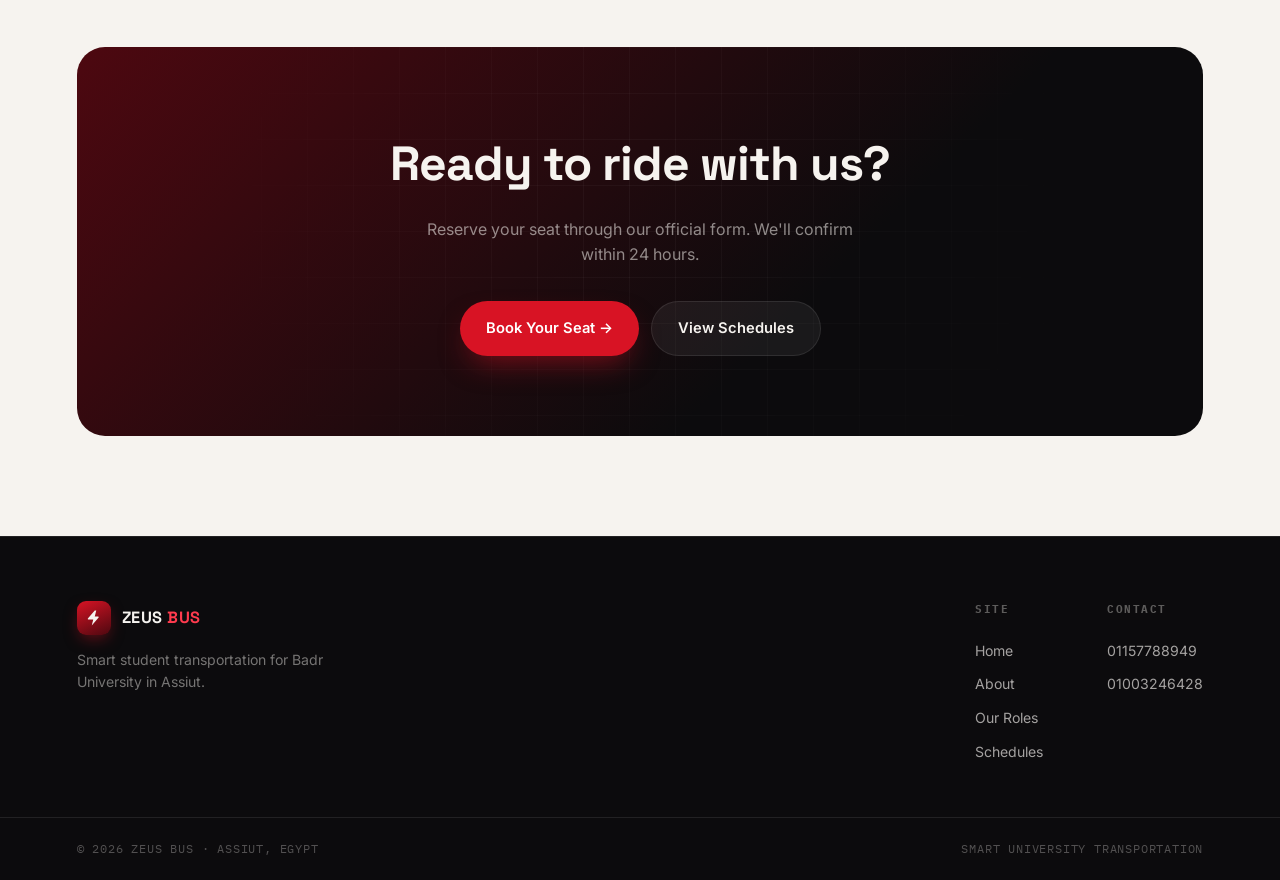
<file: about.html>
<!DOCTYPE html>
<html lang="en">
<head>
<meta charset="UTF-8">
<meta name="viewport" content="width=device-width, initial-scale=1.0">
<title>About — Zeus Bus</title>
<meta name="description" content="Zeus Bus is Assiut's student-focused transportation network — our story, mission, values, and the people behind it.">
<meta name="robots" content="index, follow">
<link rel="canonical" href="https://ironjamal.github.io/zeus-bus/about.html">
<meta name="theme-color" content="#141215">

<meta property="og:type" content="website">
<meta property="og:site_name" content="Zeus Bus">
<meta property="og:title" content="About — Zeus Bus">
<meta property="og:description" content="Zeus Bus is Assiut's student-focused transportation network — our story, mission, values, and the people behind it.">
<meta property="og:image" content="https://ironjamal.github.io/zeus-bus/assets/logo.png">
<meta property="og:url" content="https://ironjamal.github.io/zeus-bus/about.html">
<meta name="twitter:card" content="summary">
<meta name="twitter:title" content="About — Zeus Bus">
<meta name="twitter:description" content="Zeus Bus is Assiut's student-focused transportation network — our story, mission, values, and the people behind it.">
<meta name="twitter:image" content="https://ironjamal.github.io/zeus-bus/assets/logo.png">

<link rel="icon" type="image/png" href="assets/logo.png">
<link rel="apple-touch-icon" href="assets/logo.png">

<link rel="preconnect" href="https://fonts.googleapis.com">
<link rel="preconnect" href="https://fonts.gstatic.com" crossorigin>
<link rel="stylesheet" href="https://fonts.googleapis.com/css2?family=Space+Grotesk:wght@500;600;700&family=Inter:wght@400;500;600;700&family=IBM+Plex+Mono:wght@500;600&display=swap">

<link rel="stylesheet" href="assets/style.css">

<script type="application/ld+json">
{
  "@context": "https://schema.org",
  "@type": "AboutPage",
  "name": "About — Zeus Bus",
  "description": "Zeus Bus is Assiut's student-focused transportation network — our story, mission, values, and the people behind it.",
  "url": "https://ironjamal.github.io/zeus-bus/about.html",
  "mainEntity": {
    "@type": "LocalBusiness",
    "name": "Zeus Bus",
    "areaServed": { "@type": "City", "name": "Assiut" }
  }
}
</script>
</head>
<body>

<a href="#main" class="skip-link">Skip to main content</a>

<nav class="site-nav" aria-label="Primary">
  <a href="index.html" class="brand">
    <div class="brand-mark"><svg viewBox="0 0 24 24" aria-hidden="true" focusable="false"><path d="M13 2L4.09 12.26a1 1 0 00.91 1.74H11l-2 8 8.91-10.26a1 1 0 00-.91-1.74H13l2-8z"/></svg></div>
    <div class="brand-name">ZEUS<span> BUS</span></div>
  </a>
  <div class="nav-links">
    <a href="index.html">Home</a>
    <a href="about.html" class="active" aria-current="page">About</a>
    <a href="roles.html">Roles</a>
    <a href="schedules.html">Schedules</a>
    <a href="https://docs.google.com/forms/d/e/1FAIpQLSeB-g0PqexsdDbRheIVA4l95dSTmZdJZY3OPIa6RiLrSdocnQ/viewform?usp=header" target="_blank" rel="noopener noreferrer" class="btn btn-primary btn-sm nav-cta">Reserve Seat</a>
  </div>
  <button class="nav-toggle" aria-label="Menu" aria-expanded="false" aria-controls="mobilePanel"><div class="hamburger"><span></span><span></span><span></span></div></button>
</nav>
<div class="mobile-panel" id="mobilePanel">
  <a href="index.html">Home</a>
  <a href="about.html" aria-current="page">About</a>
  <a href="roles.html">Roles</a>
  <a href="schedules.html">Schedules</a>
  <a href="https://docs.google.com/forms/d/e/1FAIpQLSeB-g0PqexsdDbRheIVA4l95dSTmZdJZY3OPIa6RiLrSdocnQ/viewform?usp=header" target="_blank" rel="noopener noreferrer" class="btn btn-primary btn-block">Reserve Seat →</a>
</div>

<main id="main">
<!-- HERO -->
<header class="hero" style="min-height:56vh;">
  <div class="hero-grid"></div>
  <div class="hero-inner">
    <span class="chip"><span class="dot"></span>Get to know us</span>
    <h1 style="font-size:clamp(2.4rem,5.6vw,4rem);">Our story<br>& <em>mission.</em></h1>
    <p class="hero-sub">Zeus Bus started with a simple observation: getting to campus safely and on time shouldn't be the hardest part of a student's day.</p>
  </div>
  <div class="road-scene" style="height:130px;">
    <div class="bus-glow"></div>
    <svg viewBox="0 0 1000 210" preserveAspectRatio="none" aria-hidden="true" focusable="false"><line x1="0" y1="150" x2="1000" y2="150" class="road-line moving"/></svg>
    <div class="bus-unit" style="bottom:14px;">
      <svg class="bus-illustration" viewBox="0 0 340 140" xmlns="http://www.w3.org/2000/svg" aria-hidden="true" focusable="false">
        <defs><linearGradient id="ab1" x1="0" y1="0" x2="0" y2="1"><stop offset="0" stop-color="#e0182b"/><stop offset="1" stop-color="#6e0a12"/></linearGradient>
        <linearGradient id="ab2" x1="0" y1="0" x2="0" y2="1"><stop offset="0" stop-color="#3a3a40"/><stop offset="1" stop-color="#17171a"/></linearGradient></defs>
        <ellipse cx="175" cy="132" rx="150" ry="7" fill="#000" opacity="0.35"/>
        <path d="M18,108 L18,58 C18,46 27,37 39,36 L255,30 C270,29.5 283,36 292,47 L318,80 C322,85 324,91 324,97 L324,108 Z" fill="url(#ab1)"/>
        <path d="M34,64 L34,48 C34,44 37,41 41,41 L120,38 L120,64 Z" fill="url(#ab2)"/>
        <rect x="128" y="38" width="86" height="26" rx="4" fill="url(#ab2)"/>
        <path d="M222,38 L262,36 C270,36 277,40 283,47 L296,64 L222,64 Z" fill="url(#ab2)"/>
        <path d="M170,78 L156,96 L166,96 L160,112 L180,90 L170,90 Z" fill="rgba(255,255,255,0.9)"/>
        <rect x="18" y="96" width="306" height="12" fill="#141215" opacity="0.8"/>
        <ellipse cx="312" cy="88" rx="7" ry="5" fill="#ffe9b0"/>
        <g class="wheel" style="transform-origin:82px 110px"><circle cx="82" cy="110" r="17" fill="#0d0d0d"/><circle cx="82" cy="110" r="8" fill="#4a4a4d"/></g>
        <g class="wheel" style="transform-origin:262px 110px"><circle cx="262" cy="110" r="17" fill="#0d0d0d"/><circle cx="262" cy="110" r="8" fill="#4a4a4d"/></g>
      </svg>
    </div>
  </div>
</header>

<!-- STORY -->
<section class="section">
  <div class="container">
    <div class="split">
      <div class="reveal">
        <span class="eyebrow" style="color:var(--burgundy)">Who we are</span>
        <h2 style="font-size:clamp(1.8rem,3.2vw,2.5rem); margin:12px 0 18px;">A student-built answer to a student problem.</h2>
        <p style="color:var(--steel); margin-bottom:16px;">Zeus Bus is Assiut's student-focused transportation network. We recognized the daily struggle university students face trying to secure safe, dependable transport to campus — and built a service around solving exactly that.</p>
        <p style="color:var(--steel);">We don't just run trips. We turn the commute into a stress-free launchpad for the rest of your academic day — organized pickups, consistent timing, and a calm, air-conditioned ride.</p>
      </div>
      <div class="split-visual reveal">
        <div class="mini-road"></div>
        <svg class="mini-bus" viewBox="0 0 340 140" xmlns="http://www.w3.org/2000/svg" aria-hidden="true" focusable="false">
          <defs><linearGradient id="mb2" x1="0" y1="0" x2="0" y2="1"><stop offset="0" stop-color="#e0182b"/><stop offset="1" stop-color="#6e0a12"/></linearGradient></defs>
          <path d="M18,108 L18,58 C18,46 27,37 39,36 L255,30 C270,29.5 283,36 292,47 L318,80 C322,85 324,91 324,97 L324,108 Z" fill="url(#mb2)"/>
          <rect x="34" y="38" width="86" height="26" rx="4" fill="#1c1c20"/>
          <rect x="128" y="38" width="86" height="26" rx="4" fill="#1c1c20"/>
          <path d="M170,78 L156,96 L166,96 L160,112 L180,90 L170,90 Z" fill="rgba(255,255,255,0.9)"/>
          <circle cx="82" cy="110" r="17" fill="#0d0d0d"/><circle cx="262" cy="110" r="17" fill="#0d0d0d"/>
        </svg>
      </div>
    </div>
  </div>
</section>

<!-- MISSION / VISION -->
<section class="section on-dark">
  <div class="container">
    <div class="section-head reveal">
      <span class="eyebrow">Our Vision</span>
      <h2>Egypt's smartest micro-transit, built for campus life.</h2>
      <p>Every decision — routes, timing, comfort — is engineered around the rhythm of the academic day.</p>
    </div>
    <div class="why-grid reveal-stagger">
      <div class="journey-step reveal" data-i="0">
        <div class="step-icon"><svg viewBox="0 0 24 24" aria-hidden="true" focusable="false"><path d="M12 2C8.13 2 5 5.13 5 9c0 5.25 7 13 7 13s7-7.75 7-13c0-3.87-3.13-7-7-7zm0 9.5A2.5 2.5 0 1112 6.5a2.5 2.5 0 010 5z"/></svg></div>
        <h3>Punctuality</h3><p>Schedules mapped directly to university lecture timings.</p>
      </div>
      <div class="journey-step reveal" data-i="1">
        <div class="step-icon"><svg viewBox="0 0 24 24" aria-hidden="true" focusable="false"><path d="M12 2L2 7v6c0 5.25 3.6 9.9 10 11 6.4-1.1 10-5.75 10-11V7l-10-5z"/></svg></div>
        <h3>Safety protocols</h3><p>Verified, professional drivers holding controlled, monitored speeds.</p>
      </div>
      <div class="journey-step reveal" data-i="2">
        <div class="step-icon"><svg viewBox="0 0 24 24" aria-hidden="true" focusable="false"><path d="M16 11c1.66 0 2.99-1.34 2.99-3S17.66 5 16 5c-1.66 0-3 1.34-3 3s1.34 3 3 3zm-8 0c1.66 0 2.99-1.34 2.99-3S9.66 5 8 5C6.34 5 5 6.34 5 8s1.34 3 3 3zm0 2c-2.33 0-7 1.17-7 3.5V19h14v-2.5C15 14.17 10.33 13 8 13z"/></svg></div>
        <h3>Student atmosphere</h3><p>A quiet, air-conditioned environment built for reading and resting.</p>
      </div>
      <div class="journey-step reveal" data-i="3">
        <div class="step-icon"><svg viewBox="0 0 24 24" aria-hidden="true" focusable="false"><path d="M3 13h8V3H3v10zm0 8h8v-6H3v6zm10 0h8V11h-8v10zm0-18v6h8V3h-8z"/></svg></div>
        <h3>Constant scale</h3><p>New pickup points added quickly based on real student demand.</p>
      </div>
    </div>
  </div>
</section>

<!-- WHY ZEUS -->
<section class="section">
  <div class="container">
    <div class="split">
      <div class="split-visual reveal" style="order:2;">
        <svg viewBox="0 0 200 200" width="55%" aria-hidden="true" focusable="false">
          <circle cx="100" cy="100" r="86" fill="none" stroke="rgba(216,19,36,0.25)" stroke-width="2" stroke-dasharray="6 8"/>
          <text x="100" y="112" text-anchor="middle" font-family="Space Grotesk, sans-serif" font-size="52" font-weight="700" fill="#f6f3ef">Z</text>
        </svg>
      </div>
      <div class="reveal">
        <span class="eyebrow" style="color:var(--burgundy)">Why "Zeus"</span>
        <h2 style="font-size:clamp(1.8rem,3.2vw,2.4rem); margin:12px 0 16px;">Strength and operational leadership.</h2>
        <p style="color:var(--steel);">The name represents the standard we hold ourselves to. Our baseline promise stays simple: better vibe, better ride. We combine careful scheduling with modern vehicle standards so you never drop a lecture hour to a late bus.</p>
      </div>
    </div>
  </div>
</section>

<!-- FOUNDERS -->
<section class="section on-dark">
  <div class="container">
    <div class="section-head reveal">
      <span class="eyebrow">Leadership</span>
      <h2>The minds behind Zeus.</h2>
    </div>
    <div class="why-grid" style="grid-template-columns:repeat(2,minmax(0,320px));">
      <div class="journey-step reveal" data-i="0" style="text-align:center;">
        <div style="width:74px;height:74px;border-radius:20px;background:#1a1a1a;border:1px solid rgba(255,255,255,0.08);display:flex;align-items:center;justify-content:center;font-family:var(--display);font-size:1.5rem;font-weight:700;color:#fff;margin:0 auto 18px;">J</div>
        <h3>Jamal</h3>
        <p style="font-family:var(--mono);font-size:0.72rem;letter-spacing:1px;text-transform:uppercase;color:var(--signal-bright);">Chief Executive Officer</p>
      </div>
      <div class="journey-step reveal" data-i="1" style="text-align:center;">
        <div style="width:74px;height:74px;border-radius:20px;background:#1a1a1a;border:1px solid rgba(255,255,255,0.08);display:flex;align-items:center;justify-content:center;font-family:var(--display);font-size:1.5rem;font-weight:700;color:#fff;margin:0 auto 18px;">M</div>
        <h3>Mohamed Ahmed</h3>
        <p style="font-family:var(--mono);font-size:0.72rem;letter-spacing:1px;text-transform:uppercase;color:var(--signal-bright);">Chief Operating Officer</p>
      </div>
    </div>
  </div>
</section>

<!-- CTA -->
<section class="section" style="padding:100px 6%;">
  <div class="cta-arrive reveal">
    <h2>Ready to ride with us?</h2>
    <p>Reserve your seat through our official form. We'll confirm within 24 hours.</p>
    <div class="btn-row">
      <a href="https://docs.google.com/forms/d/e/1FAIpQLSeB-g0PqexsdDbRheIVA4l95dSTmZdJZY3OPIa6RiLrSdocnQ/viewform?usp=header" target="_blank" rel="noopener noreferrer" class="btn btn-primary">Book Your Seat →</a>
      <a href="schedules.html" class="btn btn-ghost-dark">View Schedules</a>
    </div>
  </div>
</section>

</main>

<footer class="site-footer">
  <div class="footer-top">
    <div class="footer-brand">
      <a href="index.html" class="brand">
        <div class="brand-mark"><svg viewBox="0 0 24 24" aria-hidden="true" focusable="false"><path d="M13 2L4.09 12.26a1 1 0 00.91 1.74H11l-2 8 8.91-10.26a1 1 0 00-.91-1.74H13l2-8z"/></svg></div>
        <div class="brand-name">ZEUS<span> BUS</span></div>
      </a>
      <p>Smart student transportation for Badr University in Assiut.</p>
    </div>
    <div class="footer-cols">
      <div class="footer-col">
        <h4>Site</h4>
        <a href="index.html">Home</a><a href="about.html">About</a><a href="roles.html">Our Roles</a><a href="schedules.html">Schedules</a>
      </div>
      <div class="footer-col">
        <h4>Contact</h4>
        <a href="tel:01157788949">01157788949</a><a href="tel:01003246428">01003246428</a>
      </div>
    </div>
  </div>
  <div class="footer-bottom"><span>© 2026 Zeus Bus · Assiut, Egypt</span><span>Smart University Transportation</span></div>
</footer>

<script src="assets/main.js" defer></script>
</body>
</html>
</file>
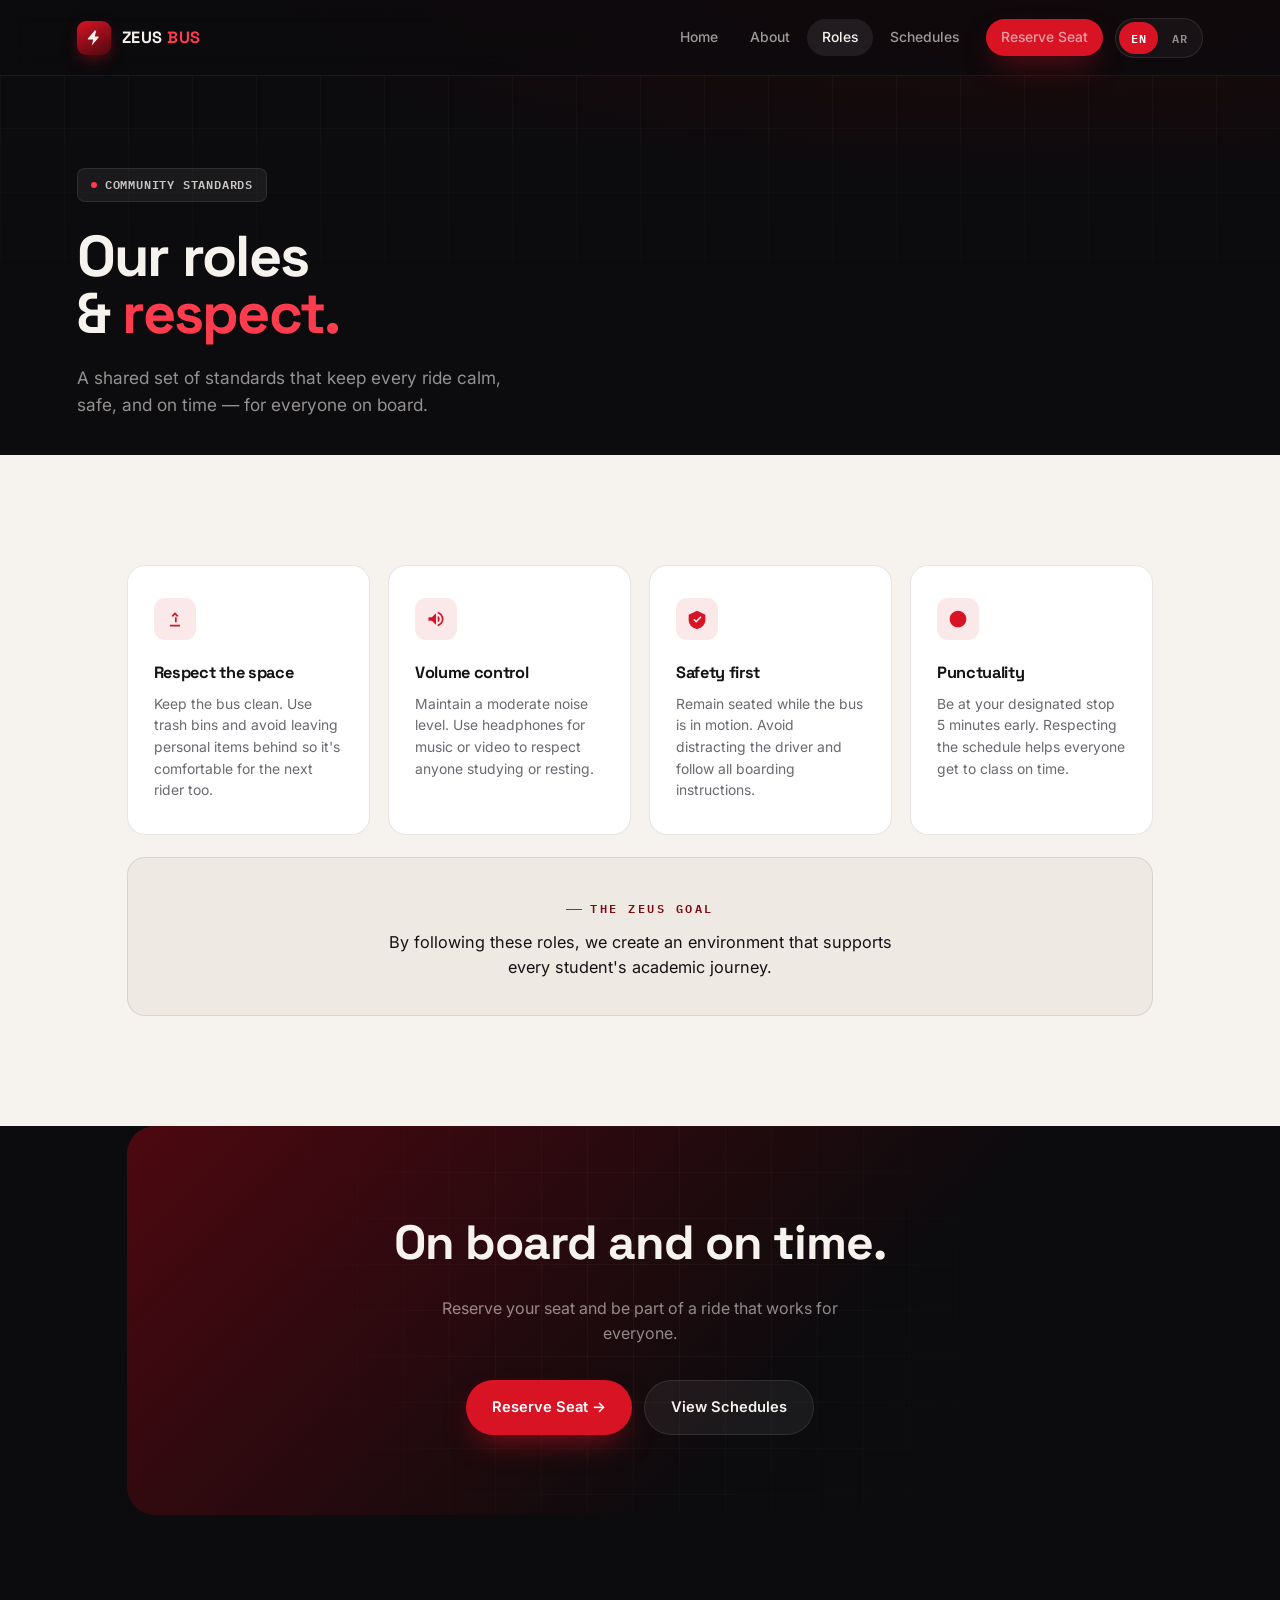
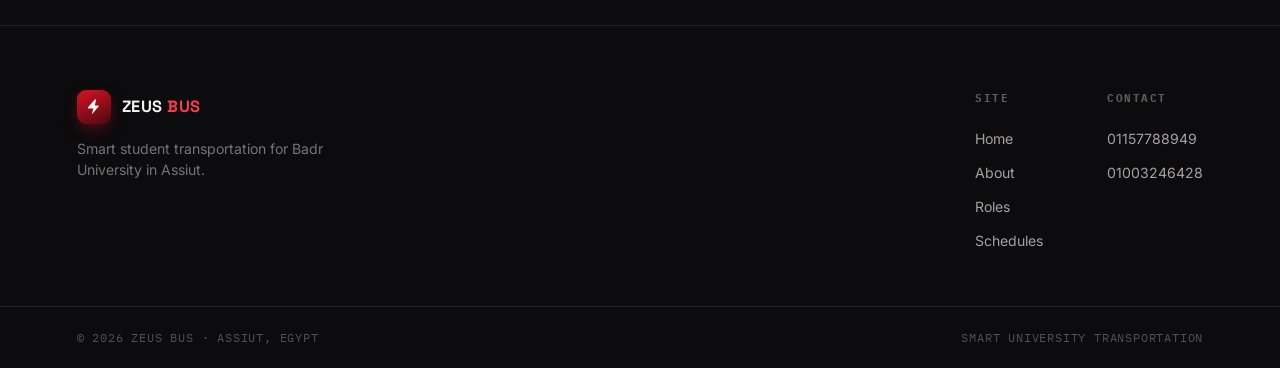
<file: roles.html>
<!DOCTYPE html>
<html lang="en">
<head>
<meta charset="UTF-8">
<meta name="viewport" content="width=device-width, initial-scale=1.0">
<title>Our Roles — Zeus Bus</title>
<meta name="description" content="Community standards for riding Zeus Bus — what we ask of every student on board.">
<meta name="robots" content="index, follow">
<link rel="canonical" href="https://ironjamal.github.io/zeus-bus/roles.html">
<meta name="theme-color" content="#141215">

<meta property="og:type" content="website">
<meta property="og:site_name" content="Zeus Bus">
<meta property="og:title" content="Our Roles — Zeus Bus">
<meta property="og:description" content="Community standards for riding Zeus Bus — what we ask of every student on board.">
<meta property="og:image" content="https://ironjamal.github.io/zeus-bus/assets/logo.png">
<meta property="og:url" content="https://ironjamal.github.io/zeus-bus/roles.html">
<meta name="twitter:card" content="summary">
<meta name="twitter:title" content="Our Roles — Zeus Bus">
<meta name="twitter:description" content="Community standards for riding Zeus Bus — what we ask of every student on board.">
<meta name="twitter:image" content="https://ironjamal.github.io/zeus-bus/assets/logo.png">

<link rel="icon" type="image/png" href="assets/logo.png">
<link rel="apple-touch-icon" href="assets/logo.png">

<link rel="preconnect" href="https://fonts.googleapis.com">
<link rel="preconnect" href="https://fonts.gstatic.com" crossorigin>
<link rel="stylesheet" href="https://fonts.googleapis.com/css2?family=Space+Grotesk:wght@500;600;700&family=Inter:wght@400;500;600;700&family=IBM+Plex+Mono:wght@500;600&family=Cairo:wght@500;600;700;800&family=Tajawal:wght@400;500;700;800&display=swap">

<link rel="stylesheet" href="assets/style.css">
</head>
<body>

<a href="#main" class="skip-link">Skip to main content</a>

<nav class="site-nav" aria-label="Primary">
  <a href="index.html" class="brand">
    <div class="brand-mark"><svg viewBox="0 0 24 24" aria-hidden="true" focusable="false"><path d="M13 2L4.09 12.26a1 1 0 00.91 1.74H11l-2 8 8.91-10.26a1 1 0 00-.91-1.74H13l2-8z"/></svg></div>
    <div class="brand-name">ZEUS<span> BUS</span></div>
  </a>
  <div class="nav-links">
    <a href="index.html" data-i18n="nav.home">Home</a>
    <a href="about.html" data-i18n="nav.about">About</a>
    <a href="roles.html" class="active" aria-current="page" data-i18n="nav.roles">Roles</a>
    <a href="schedules.html" data-i18n="nav.schedules">Schedules</a>
    <a href="https://docs.google.com/forms/d/e/1FAIpQLSeB-g0PqexsdDbRheIVA4l95dSTmZdJZY3OPIa6RiLrSdocnQ/viewform?usp=header" target="_blank" rel="noopener noreferrer" class="btn btn-primary btn-sm nav-cta" data-i18n="nav.reserve">Reserve Seat</a>
    <div class="lang-switch" role="group" aria-label="Language">
      <button type="button" data-lang="en" aria-pressed="true">EN</button>
      <button type="button" data-lang="ar" aria-pressed="false">AR</button>
    </div>
  </div>
  <button class="nav-toggle" aria-label="Menu" aria-expanded="false" aria-controls="mobilePanel"><div class="hamburger"><span></span><span></span><span></span></div></button>
</nav>
<div class="mobile-panel" id="mobilePanel">
  <a href="index.html" data-i18n="nav.home">Home</a>
  <a href="about.html" data-i18n="nav.about">About</a>
  <a href="roles.html" aria-current="page" data-i18n="nav.roles">Roles</a>
  <a href="schedules.html" data-i18n="nav.schedules">Schedules</a>
  <a href="https://docs.google.com/forms/d/e/1FAIpQLSeB-g0PqexsdDbRheIVA4l95dSTmZdJZY3OPIa6RiLrSdocnQ/viewform?usp=header" target="_blank" rel="noopener noreferrer" class="btn btn-primary btn-block" data-i18n="nav.reserveArrow">Reserve Seat →</a>
  <div class="lang-switch-mobile" role="group" aria-label="Language">
    <button type="button" data-lang="en" aria-pressed="true">EN</button>
    <button type="button" data-lang="ar" aria-pressed="false">AR</button>
  </div>
</div>

<main id="main">
<!-- HERO -->
<header class="hero" style="min-height:44vh;">
  <div class="hero-grid"></div>
  <div class="hero-inner">
    <span class="chip"><span class="dot"></span><span data-i18n="roles.chip">Community Standards</span></span>
    <h1 style="font-size:clamp(2.2rem,5vw,3.6rem);" data-i18n-html="roles.title">Our roles<br>& <em>respect.</em></h1>
    <p class="hero-sub" data-i18n="roles.sub">A shared set of standards that keep every ride calm, safe, and on time — for everyone on board.</p>
  </div>
</header>

<!-- ROLES -->
<section class="section">
  <div class="container">
    <div class="why-grid">
      <div class="why-card reveal" data-i="0">
        <div class="why-icon"><svg viewBox="0 0 24 24" aria-hidden="true" focusable="false"><path d="M6 19h12v2H6v-2zm3.5-9.5L12 7l2.5 2.5L16 8l-4-4-4 4 1.5 1.5zM12 10v6h2v-6h-2z"/></svg></div>
        <h3 data-i18n="roles.card1.title">Respect the space</h3>
        <p data-i18n="roles.card1.desc">Keep the bus clean. Use trash bins and avoid leaving personal items behind so it's comfortable for the next rider too.</p>
      </div>
      <div class="why-card reveal" data-i="1">
        <div class="why-icon"><svg viewBox="0 0 24 24" aria-hidden="true" focusable="false"><path d="M3 10v4h4l5 5V5l-5 5H3zm13.5 2A4.5 4.5 0 0014 7.97v8.05c1.48-.74 2.5-2.26 2.5-4.02zM14 3.23v2.06c2.89.86 5 3.54 5 6.71s-2.11 5.85-5 6.71v2.06c4.01-.91 7-4.49 7-8.77s-2.99-7.86-7-8.77z"/></svg></div>
        <h3 data-i18n="roles.card2.title">Volume control</h3>
        <p data-i18n="roles.card2.desc">Maintain a moderate noise level. Use headphones for music or video to respect anyone studying or resting.</p>
      </div>
      <div class="why-card reveal" data-i="2">
        <div class="why-icon"><svg viewBox="0 0 24 24" aria-hidden="true" focusable="false"><path d="M12 2L2 7v6c0 5.25 3.6 9.9 10 11 6.4-1.1 10-5.75 10-11V7l-10-5zm-1 14.5l-3.5-3.5 1.41-1.41L11 13.67l5.09-5.09L17.5 10 11 16.5z"/></svg></div>
        <h3 data-i18n="roles.card3.title">Safety first</h3>
        <p data-i18n="roles.card3.desc">Remain seated while the bus is in motion. Avoid distracting the driver and follow all boarding instructions.</p>
      </div>
      <div class="why-card reveal" data-i="3">
        <div class="why-icon"><svg viewBox="0 0 24 24" aria-hidden="true" focusable="false"><path d="M12 2C6.48 2 2 6.48 2 12s4.48 10 10 10 10-4.48 10-10S17.52 2 12 2zm.5 5H11v6l5.25 3.15.75-1.23-4.5-2.67V7z"/></svg></div>
        <h3 data-i18n="roles.card4.title">Punctuality</h3>
        <p data-i18n="roles.card4.desc">Be at your designated stop 5 minutes early. Respecting the schedule helps everyone get to class on time.</p>
      </div>
    </div>

    <div class="reveal" style="margin-top:22px; border:1px solid var(--line); border-radius:18px; padding:34px 30px; background:var(--bone-2); text-align:center;">
      <span class="eyebrow" style="color:var(--burgundy); justify-content:center;" data-i18n="roles.goal.eyebrow">The Zeus Goal</span>
      <p style="max-width:520px; margin:12px auto 0; color:var(--ink); font-size:1.02rem;" data-i18n="roles.goal.desc">By following these roles, we create an environment that supports every student's academic journey.</p>
    </div>
  </div>
</section>

<!-- CTA -->
<section class="section on-dark" style="padding-top:0;">
  <div class="container" style="padding-top:0;">
    <div class="cta-arrive reveal">
      <h2 data-i18n="roles.cta.title">On board and on time.</h2>
      <p data-i18n="roles.cta.desc">Reserve your seat and be part of a ride that works for everyone.</p>
      <div class="btn-row">
        <a href="https://docs.google.com/forms/d/e/1FAIpQLSeB-g0PqexsdDbRheIVA4l95dSTmZdJZY3OPIa6RiLrSdocnQ/viewform?usp=header" target="_blank" rel="noopener noreferrer" class="btn btn-primary" data-i18n="nav.reserveArrow">Book Your Seat →</a>
        <a href="schedules.html" class="btn btn-ghost-dark" data-i18n="roles.cta.viewSchedules">View Schedules</a>
      </div>
    </div>
  </div>
</section>
</main>

<footer class="site-footer">
  <div class="footer-top">
    <div class="footer-brand">
      <a href="index.html" class="brand">
        <div class="brand-mark"><svg viewBox="0 0 24 24" aria-hidden="true" focusable="false"><path d="M13 2L4.09 12.26a1 1 0 00.91 1.74H11l-2 8 8.91-10.26a1 1 0 00-.91-1.74H13l2-8z"/></svg></div>
        <div class="brand-name">ZEUS<span> BUS</span></div>
      </a>
      <p data-i18n="footer.tagline">Smart student transportation for Badr University in Assiut.</p>
    </div>
    <div class="footer-cols">
      <div class="footer-col">
        <h4 data-i18n="footer.site">Site</h4>
        <a href="index.html" data-i18n="nav.home">Home</a><a href="about.html" data-i18n="nav.about">About</a><a href="roles.html" data-i18n="nav.roles">Our Roles</a><a href="schedules.html" data-i18n="nav.schedules">Schedules</a>
      </div>
      <div class="footer-col">
        <h4 data-i18n="footer.contact">Contact</h4>
        <a href="tel:01157788949">01157788949</a><a href="tel:01003246428">01003246428</a>
      </div>
    </div>
  </div>
  <div class="footer-bottom"><span data-i18n="footer.bottom.copy">© 2026 Zeus Bus · Assiut, Egypt</span><span data-i18n="footer.bottom.tag">Smart University Transportation</span></div>
</footer>

<script src="assets/main.js" defer></script>
<script src="assets/i18n.js" defer></script>
</body>
</html>
</file>
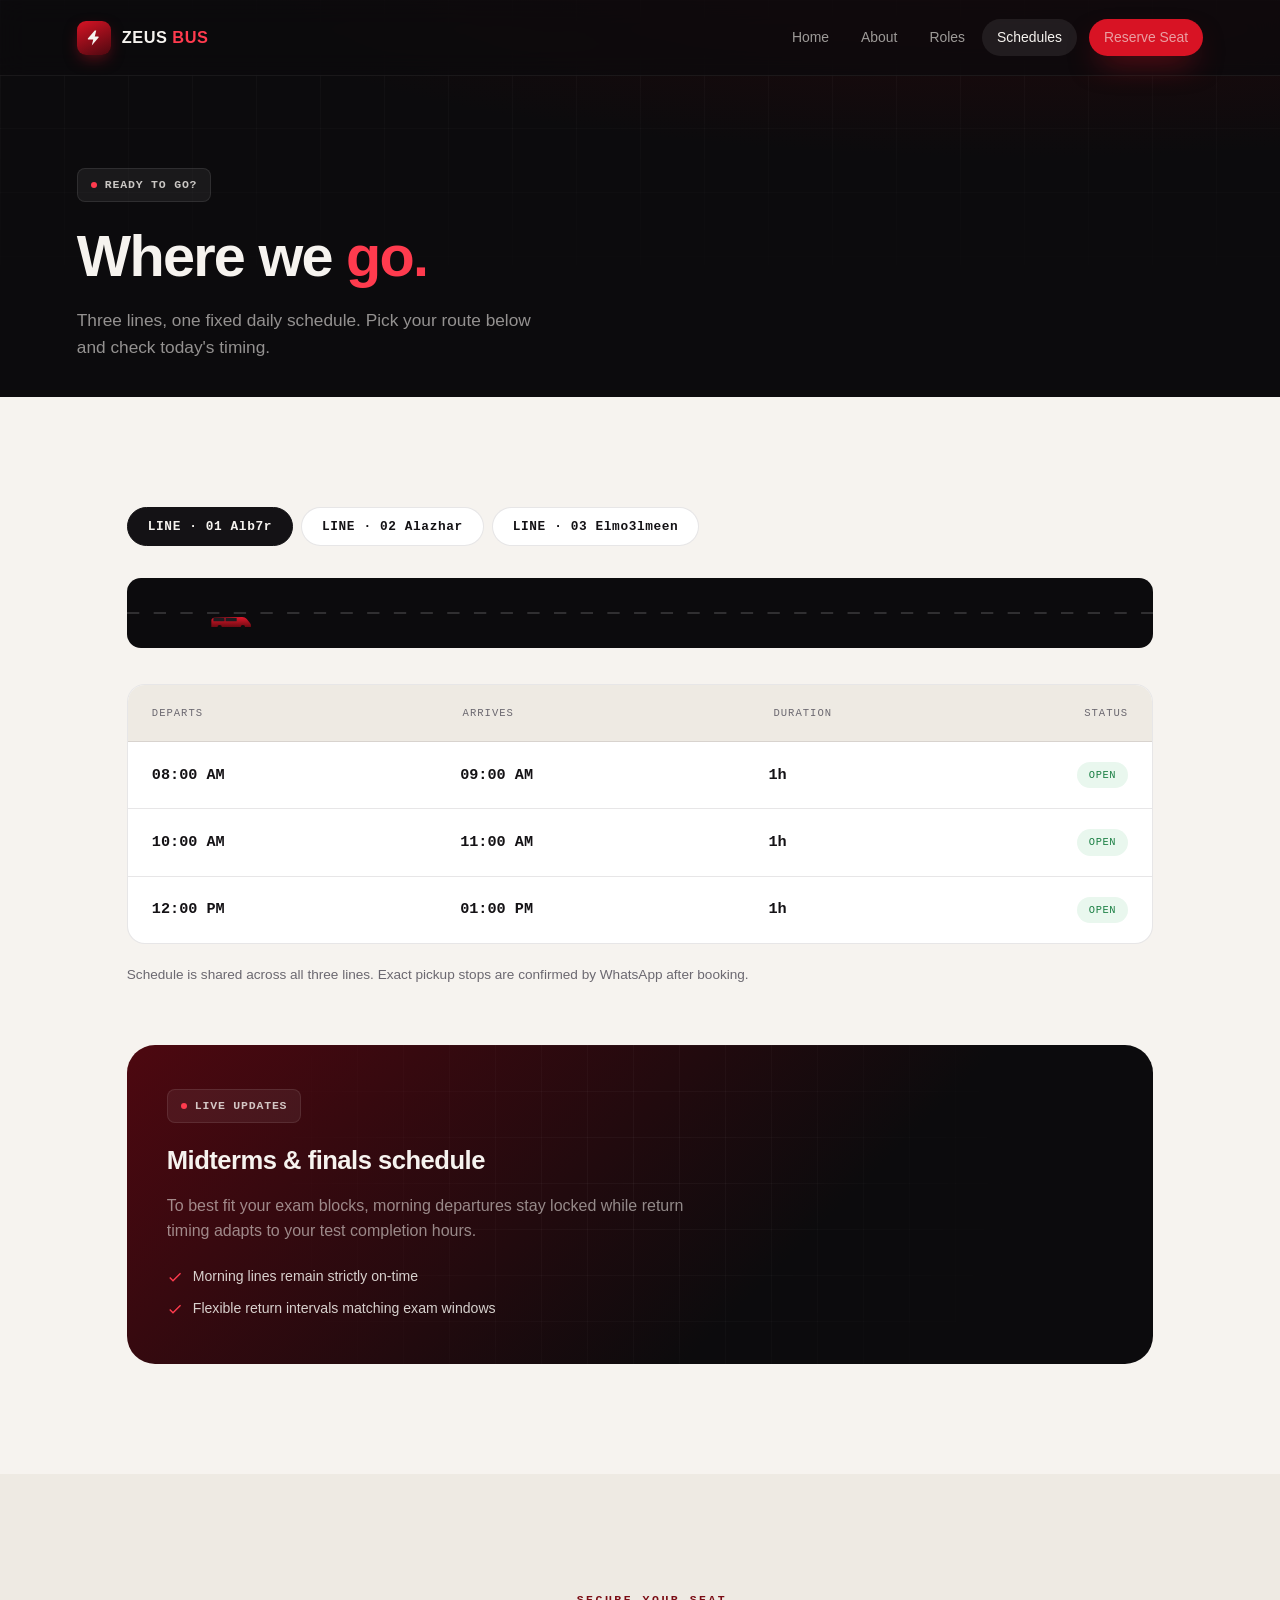
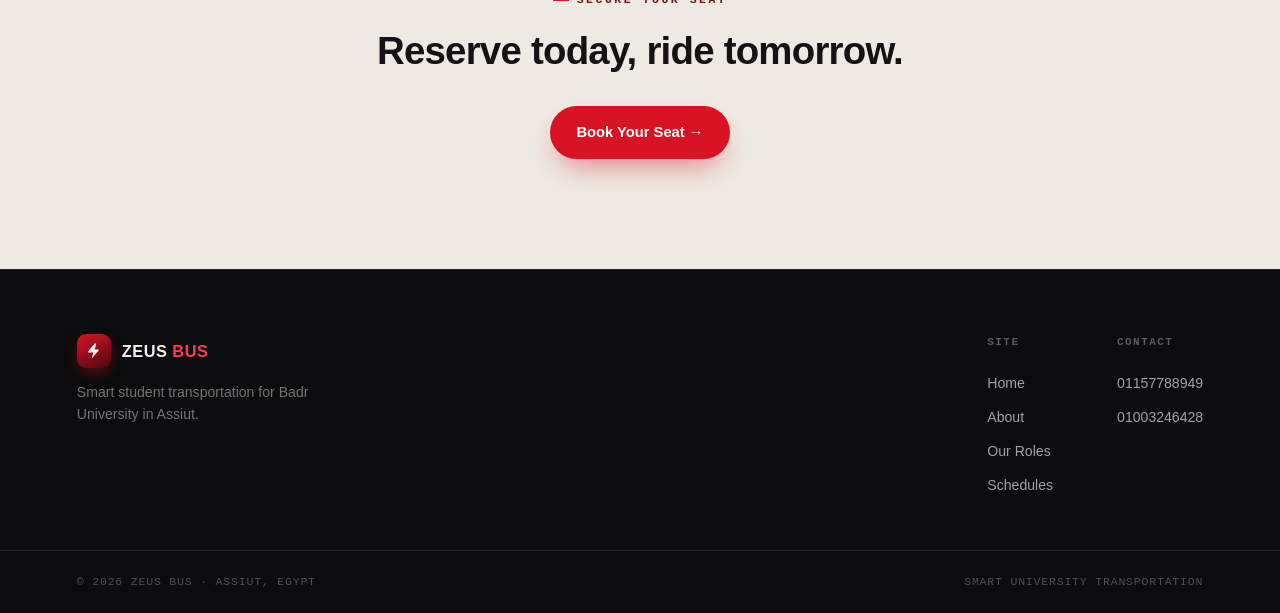
<file: schedules (1).html>
<!DOCTYPE html>
<html lang="en">
<head>
<meta charset="UTF-8">
<meta name="viewport" content="width=device-width, initial-scale=1.0">
<title>Schedules — Zeus Bus</title>
<meta name="description" content="Zeus Bus schedules — active lines, departure and arrival times, and exam-period timing across Alb7r, Alazhar, and Elmo3lmeen.">
<link rel="icon" type="image/png" href="assets/logo.png">
<link rel="stylesheet" href="assets/style.css">
<style>
  .route-tabs{ display:flex; gap:8px; flex-wrap:wrap; margin-bottom:32px; }
  .route-tab{ font-family:var(--mono); font-size:0.8rem; font-weight:600; letter-spacing:0.6px; padding:11px 20px; border-radius:100px; border:1.5px solid var(--line); background:var(--white); transition: all .2s var(--ease); }
  .route-tab.active{ background:var(--ink); color:var(--bone); border-color:var(--ink); }
  .route-panel{ display:none; }
  .route-panel.active{ display:block; }
  .route-track{ position:relative; height:70px; margin-bottom:36px; border-radius:14px; background:var(--asphalt); overflow:hidden; }
  .route-track svg{ position:absolute; inset:0; width:100%; height:100%; }
  .route-track-bus{ position:absolute; top:50%; left:8%; width:44px; transform:translateY(-50%); transition: left .5s var(--ease); }
  .route-track-bus svg{ width:100%; height:auto; aspect-ratio: 340 / 140; }
  .schedule-table{ border:1px solid var(--line); border-radius:18px; overflow:hidden; background:var(--white); margin-bottom:20px; }
  .sched-row{ display:grid; grid-template-columns: 1fr 1fr 1fr auto; gap:14px; align-items:center; padding:20px 24px; border-bottom:1px solid var(--line); }
  .sched-row:last-child{ border-bottom:none; }
  .sched-row.head{ background:var(--bone-2); }
  .sched-row .sh{ font-family:var(--mono); font-size:0.66rem; letter-spacing:1px; text-transform:uppercase; color:var(--steel); }
  .sched-row .sv{ font-family:var(--mono); font-size:0.95rem; font-weight:600; }
  .status-open{ font-family:var(--mono); font-size:0.65rem; letter-spacing:0.6px; text-transform:uppercase; padding:5px 12px; border-radius:100px; background:#e9f7ee; color:#1a7f43; white-space:nowrap; }
  @media (max-width:640px){ .sched-row{ grid-template-columns:1fr 1fr; row-gap:10px; } .sched-row .sv:nth-child(3){ grid-column:1/-1; } }
</style>
</head>
<body>

<nav class="site-nav">
  <a href="index.html" class="brand">
    <div class="brand-mark"><svg viewBox="0 0 24 24"><path d="M13 2L4.09 12.26a1 1 0 00.91 1.74H11l-2 8 8.91-10.26a1 1 0 00-.91-1.74H13l2-8z"/></svg></div>
    <div class="brand-name">ZEUS<span> BUS</span></div>
  </a>
  <div class="nav-links">
    <a href="index.html">Home</a>
    <a href="about.html">About</a>
    <a href="roles.html">Roles</a>
    <a href="schedules.html" class="active">Schedules</a>
    <a href="https://docs.google.com/forms/d/e/1FAIpQLSeB-g0PqexsdDbRheIVA4l95dSTmZdJZY3OPIa6RiLrSdocnQ/viewform?usp=header" target="_blank" class="btn btn-primary btn-sm nav-cta">Reserve Seat</a>
  </div>
  <button class="nav-toggle" aria-label="Menu"><div class="hamburger"><span></span><span></span><span></span></div></button>
</nav>
<div class="mobile-panel">
  <a href="index.html">Home</a>
  <a href="about.html">About</a>
  <a href="roles.html">Roles</a>
  <a href="schedules.html">Schedules</a>
  <a href="https://docs.google.com/forms/d/e/1FAIpQLSeB-g0PqexsdDbRheIVA4l95dSTmZdJZY3OPIa6RiLrSdocnQ/viewform?usp=header" target="_blank" class="btn btn-primary btn-block">Reserve Seat →</a>
</div>

<!-- HERO -->
<header class="hero" style="min-height:42vh;">
  <div class="hero-grid"></div>
  <div class="hero-inner">
    <span class="chip"><span class="dot"></span>Ready to go?</span>
    <h1 style="font-size:clamp(2.2rem,5vw,3.6rem);">Where we <em>go.</em></h1>
    <p class="hero-sub">Three lines, one fixed daily schedule. Pick your route below and check today's timing.</p>
  </div>
</header>

<section class="section">
  <div class="container">

    <div class="route-tabs reveal">
      <button class="route-tab active" data-route="p-alb7r">LINE · 01 Alb7r</button>
      <button class="route-tab" data-route="p-alazhar">LINE · 02 Alazhar</button>
      <button class="route-tab" data-route="p-elmo3lmeen">LINE · 03 Elmo3lmeen</button>
    </div>

    <div class="route-track reveal">
      <svg viewBox="0 0 1000 70" preserveAspectRatio="none"><line x1="0" y1="35" x2="1000" y2="35" stroke="rgba(255,255,255,0.15)" stroke-width="2" stroke-dasharray="12 14"/></svg>
      <div class="route-track-bus">
        <svg viewBox="0 0 340 140" xmlns="http://www.w3.org/2000/svg">
          <defs><linearGradient id="rt1" x1="0" y1="0" x2="0" y2="1"><stop offset="0" stop-color="#e0182b"/><stop offset="1" stop-color="#6e0a12"/></linearGradient></defs>
          <path d="M18,108 L18,58 C18,46 27,37 39,36 L255,30 C270,29.5 283,36 292,47 L318,80 C322,85 324,91 324,97 L324,108 Z" fill="url(#rt1)"/>
          <rect x="34" y="38" width="86" height="26" rx="4" fill="#1c1c20"/>
          <rect x="128" y="38" width="86" height="26" rx="4" fill="#1c1c20"/>
          <circle cx="82" cy="110" r="17" fill="#0d0d0d"/><circle cx="262" cy="110" r="17" fill="#0d0d0d"/>
        </svg>
      </div>
    </div>

    <!-- ALB7R -->
    <div class="route-panel active" id="p-alb7r">
      <div class="schedule-table reveal">
        <div class="sched-row head"><span class="sh">Departs</span><span class="sh">Arrives</span><span class="sh">Duration</span><span class="sh">Status</span></div>
        <div class="sched-row"><span class="sv">08:00 AM</span><span class="sv">09:00 AM</span><span class="sv">1h</span><span class="status-open">Open</span></div>
        <div class="sched-row"><span class="sv">10:00 AM</span><span class="sv">11:00 AM</span><span class="sv">1h</span><span class="status-open">Open</span></div>
        <div class="sched-row"><span class="sv">12:00 PM</span><span class="sv">01:00 PM</span><span class="sv">1h</span><span class="status-open">Open</span></div>
      </div>
    </div>
    <!-- ALAZHAR -->
    <div class="route-panel" id="p-alazhar">
      <div class="schedule-table reveal">
        <div class="sched-row head"><span class="sh">Departs</span><span class="sh">Arrives</span><span class="sh">Duration</span><span class="sh">Status</span></div>
        <div class="sched-row"><span class="sv">08:00 AM</span><span class="sv">09:00 AM</span><span class="sv">1h</span><span class="status-open">Open</span></div>
        <div class="sched-row"><span class="sv">10:00 AM</span><span class="sv">11:00 AM</span><span class="sv">1h</span><span class="status-open">Open</span></div>
        <div class="sched-row"><span class="sv">12:00 PM</span><span class="sv">01:00 PM</span><span class="sv">1h</span><span class="status-open">Open</span></div>
      </div>
    </div>
    <!-- ELMO3LMEEN -->
    <div class="route-panel" id="p-elmo3lmeen">
      <div class="schedule-table reveal">
        <div class="sched-row head"><span class="sh">Departs</span><span class="sh">Arrives</span><span class="sh">Duration</span><span class="sh">Status</span></div>
        <div class="sched-row"><span class="sv">08:00 AM</span><span class="sv">09:00 AM</span><span class="sv">1h</span><span class="status-open">Open</span></div>
        <div class="sched-row"><span class="sv">10:00 AM</span><span class="sv">11:00 AM</span><span class="sv">1h</span><span class="status-open">Open</span></div>
        <div class="sched-row"><span class="sv">12:00 PM</span><span class="sv">01:00 PM</span><span class="sv">1h</span><span class="status-open">Open</span></div>
      </div>
    </div>

    <p class="reveal" style="font-size:0.85rem; color:var(--steel); margin-bottom:60px;">Schedule is shared across all three lines. Exact pickup stops are confirmed by WhatsApp after booking.</p>

    <!-- EXAM SECTION -->
    <div class="cta-arrive reveal" style="text-align:left; padding:44px 40px;">
      <span class="chip" style="margin-bottom:18px;"><span class="dot"></span>Live Updates</span>
      <h2 style="font-size:1.6rem; margin-bottom:14px;">Midterms & finals schedule</h2>
      <p style="margin:0 0 22px; max-width:520px;">To best fit your exam blocks, morning departures stay locked while return timing adapts to your test completion hours.</p>
      <div style="display:flex; flex-direction:column; gap:10px; max-width:440px;">
        <div style="display:flex; align-items:center; gap:10px; font-size:0.88rem; color:rgba(246,243,239,0.85);">
          <svg viewBox="0 0 24 24" style="width:16px;height:16px;fill:var(--signal-bright);"><path d="M9 16.17L4.83 12l-1.42 1.41L9 19 21 7l-1.41-1.41z"/></svg>
          Morning lines remain strictly on-time
        </div>
        <div style="display:flex; align-items:center; gap:10px; font-size:0.88rem; color:rgba(246,243,239,0.85);">
          <svg viewBox="0 0 24 24" style="width:16px;height:16px;fill:var(--signal-bright);"><path d="M9 16.17L4.83 12l-1.42 1.41L9 19 21 7l-1.41-1.41z"/></svg>
          Flexible return intervals matching exam windows
        </div>
      </div>
    </div>

  </div>
</section>

<!-- BOOK CTA -->
<section class="section on-bone2">
  <div class="container" style="text-align:center;">
    <div class="reveal">
      <span class="eyebrow" style="color:var(--burgundy); justify-content:center;">Secure your seat</span>
      <h2 style="font-size:clamp(1.8rem,3.2vw,2.4rem); margin:12px 0 26px;">Reserve today, ride tomorrow.</h2>
      <a href="https://docs.google.com/forms/d/e/1FAIpQLSeB-g0PqexsdDbRheIVA4l95dSTmZdJZY3OPIa6RiLrSdocnQ/viewform?usp=header" target="_blank" class="btn btn-primary">Book Your Seat →</a>
    </div>
  </div>
</section>

<footer class="site-footer">
  <div class="footer-top">
    <div class="footer-brand">
      <a href="index.html" class="brand">
        <div class="brand-mark"><svg viewBox="0 0 24 24"><path d="M13 2L4.09 12.26a1 1 0 00.91 1.74H11l-2 8 8.91-10.26a1 1 0 00-.91-1.74H13l2-8z"/></svg></div>
        <div class="brand-name">ZEUS<span> BUS</span></div>
      </a>
      <p>Smart student transportation for Badr University in Assiut.</p>
    </div>
    <div class="footer-cols">
      <div class="footer-col">
        <h4>Site</h4>
        <a href="index.html">Home</a><a href="about.html">About</a><a href="roles.html">Our Roles</a><a href="schedules.html">Schedules</a>
      </div>
      <div class="footer-col">
        <h4>Contact</h4>
        <a href="tel:01157788949">01157788949</a><a href="tel:01003246428">01003246428</a>
      </div>
    </div>
  </div>
  <div class="footer-bottom"><span>© 2026 Zeus Bus · Assiut, Egypt</span><span>Smart University Transportation</span></div>
</footer>

<script src="assets/main.js"></script>
</body>
</html>
</file>
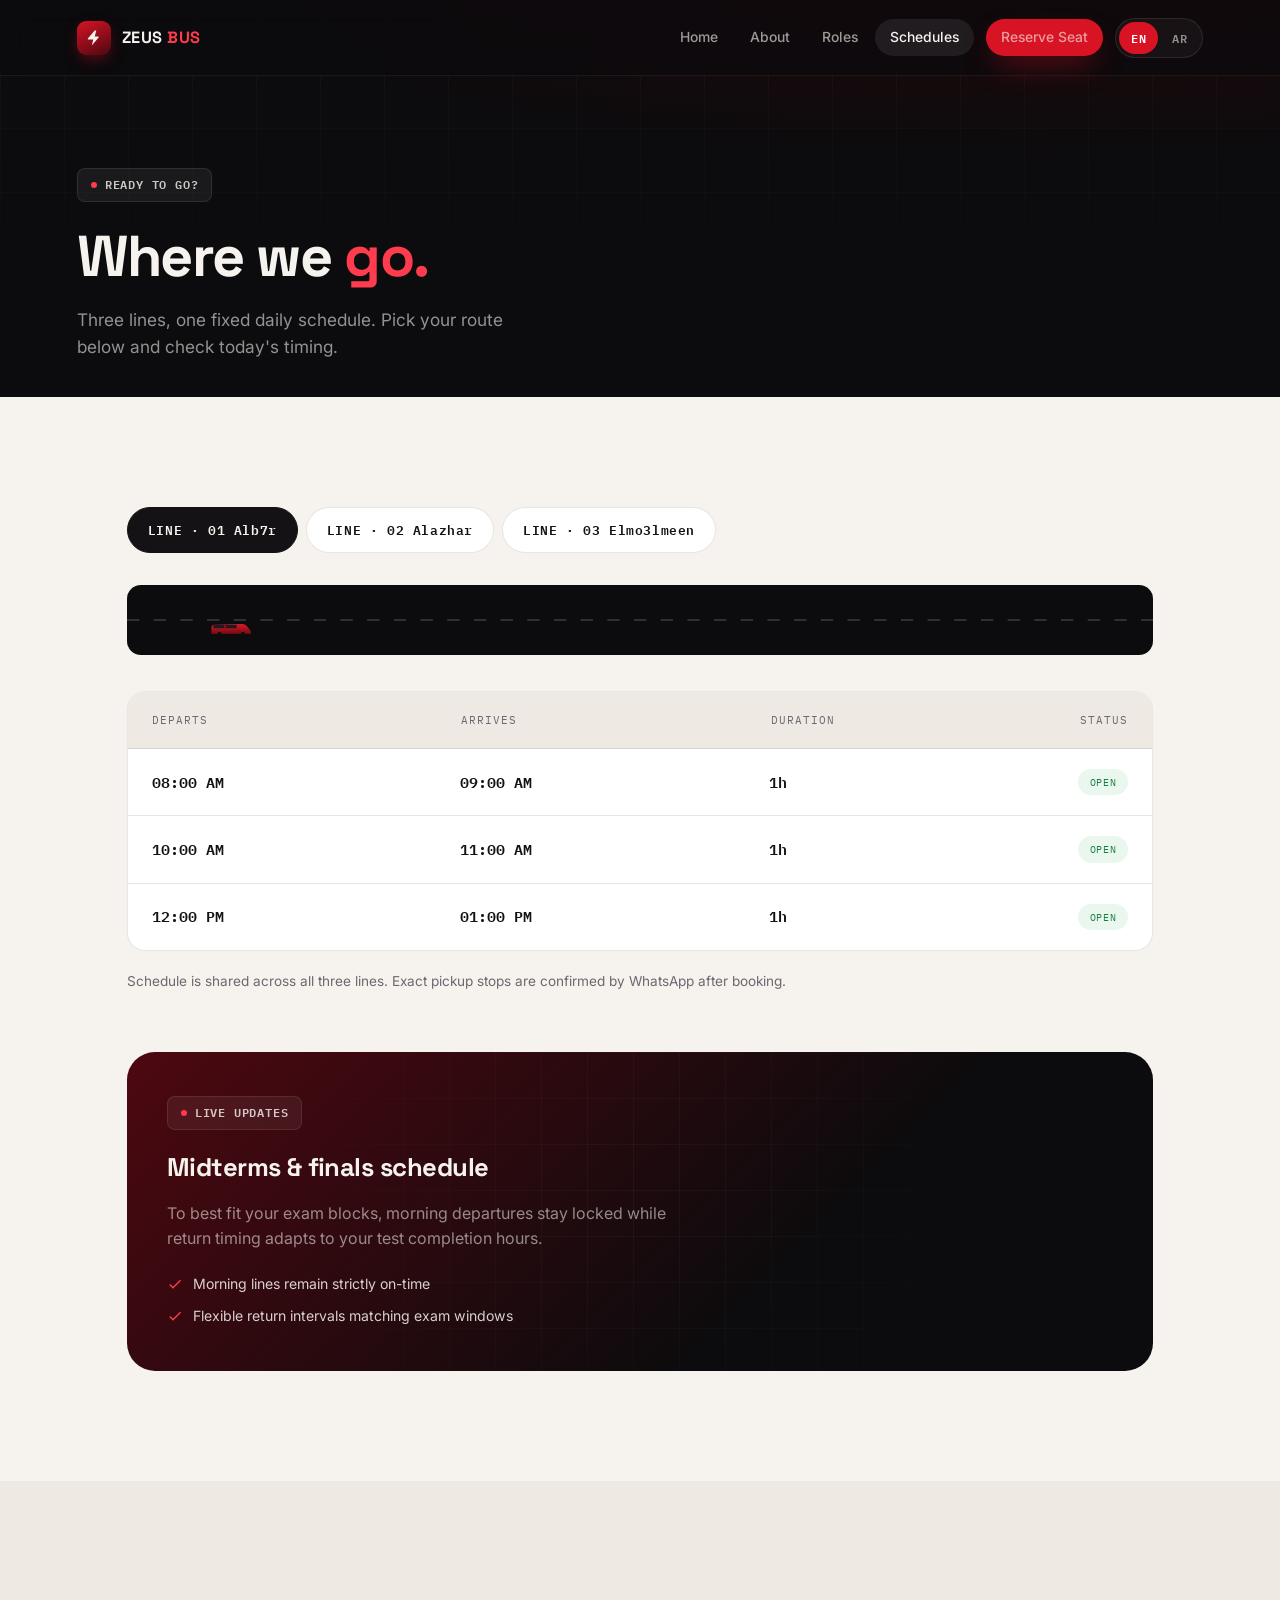
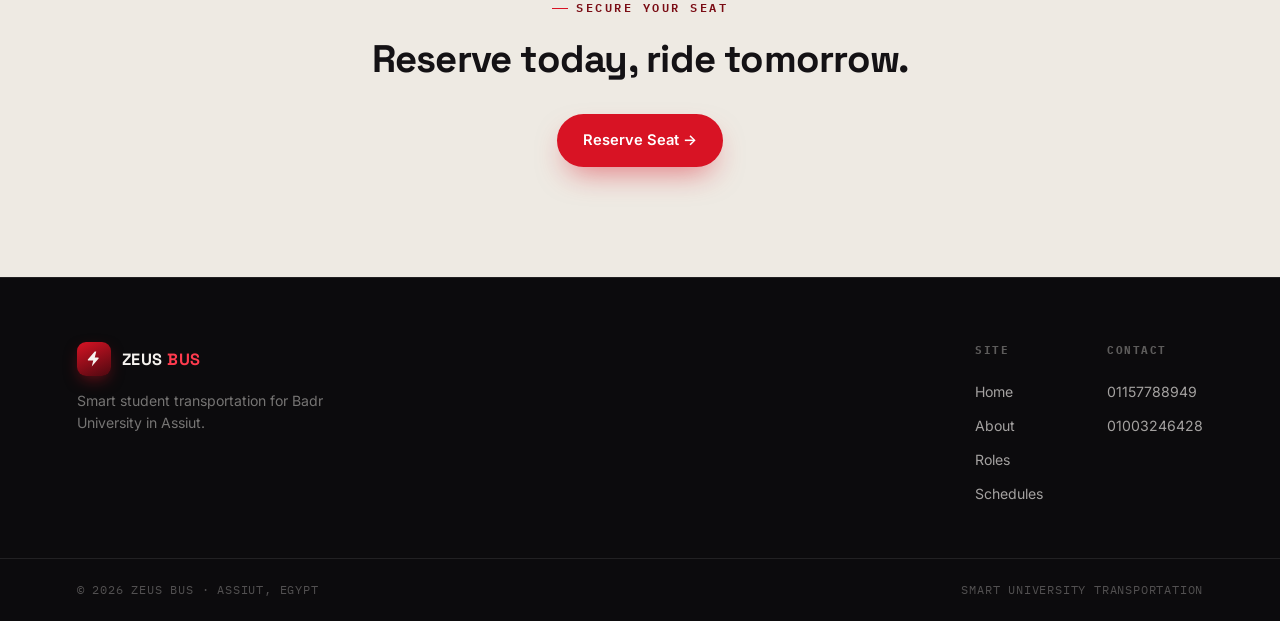
<file: schedules.html>
<!DOCTYPE html>
<html lang="en">
<head>
<meta charset="UTF-8">
<meta name="viewport" content="width=device-width, initial-scale=1.0">
<title>Schedules — Zeus Bus</title>
<meta name="description" content="Zeus Bus schedules — active lines, departure and arrival times, and exam-period timing across Alb7r, Alazhar, and Elmo3lmeen.">
<meta name="robots" content="index, follow">
<link rel="canonical" href="https://ironjamal.github.io/zeus-bus/schedules.html">
<meta name="theme-color" content="#141215">

<meta property="og:type" content="website">
<meta property="og:site_name" content="Zeus Bus">
<meta property="og:title" content="Schedules — Zeus Bus">
<meta property="og:description" content="Zeus Bus schedules — active lines, departure and arrival times, and exam-period timing across Alb7r, Alazhar, and Elmo3lmeen.">
<meta property="og:image" content="https://ironjamal.github.io/zeus-bus/assets/logo.png">
<meta property="og:url" content="https://ironjamal.github.io/zeus-bus/schedules.html">
<meta name="twitter:card" content="summary">
<meta name="twitter:title" content="Schedules — Zeus Bus">
<meta name="twitter:description" content="Zeus Bus schedules — active lines, departure and arrival times, and exam-period timing across Alb7r, Alazhar, and Elmo3lmeen.">
<meta name="twitter:image" content="https://ironjamal.github.io/zeus-bus/assets/logo.png">

<link rel="icon" type="image/png" href="assets/logo.png">
<link rel="apple-touch-icon" href="assets/logo.png">

<link rel="preconnect" href="https://fonts.googleapis.com">
<link rel="preconnect" href="https://fonts.gstatic.com" crossorigin>
<link rel="stylesheet" href="https://fonts.googleapis.com/css2?family=Space+Grotesk:wght@500;600;700&family=Inter:wght@400;500;600;700&family=IBM+Plex+Mono:wght@500;600&family=Cairo:wght@500;600;700;800&family=Tajawal:wght@400;500;700;800&display=swap">

<link rel="stylesheet" href="assets/style.css">
<style>
  .route-tabs{ display:flex; gap:8px; flex-wrap:wrap; margin-bottom:32px; }
  .route-tab{ font-family:var(--mono); font-size:0.8rem; font-weight:600; letter-spacing:0.6px; padding:11px 20px; border-radius:100px; border:1.5px solid var(--line); background:var(--white); transition: all .2s var(--ease); }
  .route-tab.active{ background:var(--ink); color:var(--bone); border-color:var(--ink); }
  .route-panel{ display:none; }
  .route-panel.active{ display:block; }
  .route-track{ position:relative; height:70px; margin-bottom:36px; border-radius:14px; background:var(--asphalt); overflow:hidden; }
  .route-track svg{ position:absolute; inset:0; width:100%; height:100%; }
  .route-track-bus{ position:absolute; top:50%; left:8%; width:44px; transform:translateY(-50%); transition: left .5s var(--ease); }
  .route-track-bus svg{ width:100%; height:auto; aspect-ratio: 340 / 140; }
  .schedule-table{ border:1px solid var(--line); border-radius:18px; overflow:hidden; background:var(--white); margin-bottom:20px; }
  .sched-row{ display:grid; grid-template-columns: 1fr 1fr 1fr auto; gap:14px; align-items:center; padding:20px 24px; border-bottom:1px solid var(--line); }
  .sched-row:last-child{ border-bottom:none; }
  .sched-row.head{ background:var(--bone-2); }
  .sched-row .sh{ font-family:var(--mono); font-size:0.66rem; letter-spacing:1px; text-transform:uppercase; color:var(--steel); }
  .sched-row .sv{ font-family:var(--mono); font-size:0.95rem; font-weight:600; }
  .status-open{ font-family:var(--mono); font-size:0.65rem; letter-spacing:0.6px; text-transform:uppercase; padding:5px 12px; border-radius:100px; background:#e9f7ee; color:#1a7f43; white-space:nowrap; }
  @media (max-width:640px){ .sched-row{ grid-template-columns:1fr 1fr; row-gap:10px; } .sched-row .sv:nth-child(3){ grid-column:1/-1; } }
</style>
</head>
<body>

<a href="#main" class="skip-link">Skip to main content</a>

<nav class="site-nav" aria-label="Primary">
  <a href="index.html" class="brand">
    <div class="brand-mark"><svg viewBox="0 0 24 24" aria-hidden="true" focusable="false"><path d="M13 2L4.09 12.26a1 1 0 00.91 1.74H11l-2 8 8.91-10.26a1 1 0 00-.91-1.74H13l2-8z"/></svg></div>
    <div class="brand-name">ZEUS<span> BUS</span></div>
  </a>
  <div class="nav-links">
    <a href="index.html" data-i18n="nav.home">Home</a>
    <a href="about.html" data-i18n="nav.about">About</a>
    <a href="roles.html" data-i18n="nav.roles">Roles</a>
    <a href="schedules.html" class="active" aria-current="page" data-i18n="nav.schedules">Schedules</a>
    <a href="https://docs.google.com/forms/d/e/1FAIpQLSeB-g0PqexsdDbRheIVA4l95dSTmZdJZY3OPIa6RiLrSdocnQ/viewform?usp=header" target="_blank" rel="noopener noreferrer" class="btn btn-primary btn-sm nav-cta" data-i18n="nav.reserve">Reserve Seat</a>
    <div class="lang-switch" role="group" aria-label="Language">
      <button type="button" data-lang="en" aria-pressed="true">EN</button>
      <button type="button" data-lang="ar" aria-pressed="false">AR</button>
    </div>
  </div>
  <button class="nav-toggle" aria-label="Menu" aria-expanded="false" aria-controls="mobilePanel"><div class="hamburger"><span></span><span></span><span></span></div></button>
</nav>
<div class="mobile-panel" id="mobilePanel">
  <a href="index.html" data-i18n="nav.home">Home</a>
  <a href="about.html" data-i18n="nav.about">About</a>
  <a href="roles.html" data-i18n="nav.roles">Roles</a>
  <a href="schedules.html" aria-current="page" data-i18n="nav.schedules">Schedules</a>
  <a href="https://docs.google.com/forms/d/e/1FAIpQLSeB-g0PqexsdDbRheIVA4l95dSTmZdJZY3OPIa6RiLrSdocnQ/viewform?usp=header" target="_blank" rel="noopener noreferrer" class="btn btn-primary btn-block" data-i18n="nav.reserveArrow">Reserve Seat →</a>
  <div class="lang-switch-mobile" role="group" aria-label="Language">
    <button type="button" data-lang="en" aria-pressed="true">EN</button>
    <button type="button" data-lang="ar" aria-pressed="false">AR</button>
  </div>
</div>

<main id="main">
<!-- HERO -->
<header class="hero" style="min-height:42vh;">
  <div class="hero-grid"></div>
  <div class="hero-inner">
    <span class="chip"><span class="dot"></span><span data-i18n="sched.chip">Ready to go?</span></span>
    <h1 style="font-size:clamp(2.2rem,5vw,3.6rem);" data-i18n-html="sched.title">Where we <em>go.</em></h1>
    <p class="hero-sub" data-i18n="sched.sub">Three lines, one fixed daily schedule. Pick your route below and check today's timing.</p>
  </div>
</header>

<section class="section">
  <div class="container">

    <div class="route-tabs reveal" role="tablist" aria-label="Bus lines">
      <button class="route-tab active" role="tab" aria-selected="true" aria-controls="p-alb7r" id="tab-alb7r" data-route="p-alb7r" data-i18n="sched.tab1">LINE · 01 Alb7r</button>
      <button class="route-tab" role="tab" aria-selected="false" aria-controls="p-alazhar" id="tab-alazhar" data-route="p-alazhar" data-i18n="sched.tab2">LINE · 02 Alazhar</button>
      <button class="route-tab" role="tab" aria-selected="false" aria-controls="p-elmo3lmeen" id="tab-elmo3lmeen" data-route="p-elmo3lmeen" data-i18n="sched.tab3">LINE · 03 Elmo3lmeen</button>
    </div>

    <div class="route-track reveal">
      <svg viewBox="0 0 1000 70" preserveAspectRatio="none" aria-hidden="true" focusable="false"><line x1="0" y1="35" x2="1000" y2="35" stroke="rgba(255,255,255,0.15)" stroke-width="2" stroke-dasharray="12 14"/></svg>
      <div class="route-track-bus">
        <svg viewBox="0 0 340 140" xmlns="http://www.w3.org/2000/svg" aria-hidden="true" focusable="false">
          <defs><linearGradient id="rt1" x1="0" y1="0" x2="0" y2="1"><stop offset="0" stop-color="#e0182b"/><stop offset="1" stop-color="#6e0a12"/></linearGradient></defs>
          <path d="M18,108 L18,58 C18,46 27,37 39,36 L255,30 C270,29.5 283,36 292,47 L318,80 C322,85 324,91 324,97 L324,108 Z" fill="url(#rt1)"/>
          <rect x="34" y="38" width="86" height="26" rx="4" fill="#1c1c20"/>
          <rect x="128" y="38" width="86" height="26" rx="4" fill="#1c1c20"/>
          <circle cx="82" cy="110" r="17" fill="#0d0d0d"/><circle cx="262" cy="110" r="17" fill="#0d0d0d"/>
        </svg>
      </div>
    </div>

    <!-- ALB7R -->
    <div class="route-panel active" id="p-alb7r" role="tabpanel" aria-labelledby="tab-alb7r">
      <div class="schedule-table reveal">
        <div class="sched-row head"><span class="sh" data-i18n="sched.th.departs">Departs</span><span class="sh" data-i18n="sched.th.arrives">Arrives</span><span class="sh" data-i18n="sched.th.duration">Duration</span><span class="sh" data-i18n="sched.th.status">Status</span></div>
        <div class="sched-row"><span class="sv">08:00 AM</span><span class="sv">09:00 AM</span><span class="sv" data-i18n="sched.duration">1h</span><span class="status-open" data-i18n="sched.status.open">Open</span></div>
        <div class="sched-row"><span class="sv">10:00 AM</span><span class="sv">11:00 AM</span><span class="sv" data-i18n="sched.duration">1h</span><span class="status-open" data-i18n="sched.status.open">Open</span></div>
        <div class="sched-row"><span class="sv">12:00 PM</span><span class="sv">01:00 PM</span><span class="sv" data-i18n="sched.duration">1h</span><span class="status-open" data-i18n="sched.status.open">Open</span></div>
      </div>
    </div>
    <!-- ALAZHAR -->
    <div class="route-panel" id="p-alazhar" role="tabpanel" aria-labelledby="tab-alazhar">
      <div class="schedule-table reveal">
        <div class="sched-row head"><span class="sh" data-i18n="sched.th.departs">Departs</span><span class="sh" data-i18n="sched.th.arrives">Arrives</span><span class="sh" data-i18n="sched.th.duration">Duration</span><span class="sh" data-i18n="sched.th.status">Status</span></div>
        <div class="sched-row"><span class="sv">08:00 AM</span><span class="sv">09:00 AM</span><span class="sv" data-i18n="sched.duration">1h</span><span class="status-open" data-i18n="sched.status.open">Open</span></div>
        <div class="sched-row"><span class="sv">10:00 AM</span><span class="sv">11:00 AM</span><span class="sv" data-i18n="sched.duration">1h</span><span class="status-open" data-i18n="sched.status.open">Open</span></div>
        <div class="sched-row"><span class="sv">12:00 PM</span><span class="sv">01:00 PM</span><span class="sv" data-i18n="sched.duration">1h</span><span class="status-open" data-i18n="sched.status.open">Open</span></div>
      </div>
    </div>
    <!-- ELMO3LMEEN -->
    <div class="route-panel" id="p-elmo3lmeen" role="tabpanel" aria-labelledby="tab-elmo3lmeen">
      <div class="schedule-table reveal">
        <div class="sched-row head"><span class="sh" data-i18n="sched.th.departs">Departs</span><span class="sh" data-i18n="sched.th.arrives">Arrives</span><span class="sh" data-i18n="sched.th.duration">Duration</span><span class="sh" data-i18n="sched.th.status">Status</span></div>
        <div class="sched-row"><span class="sv">08:00 AM</span><span class="sv">09:00 AM</span><span class="sv" data-i18n="sched.duration">1h</span><span class="status-open" data-i18n="sched.status.open">Open</span></div>
        <div class="sched-row"><span class="sv">10:00 AM</span><span class="sv">11:00 AM</span><span class="sv" data-i18n="sched.duration">1h</span><span class="status-open" data-i18n="sched.status.open">Open</span></div>
        <div class="sched-row"><span class="sv">12:00 PM</span><span class="sv">01:00 PM</span><span class="sv" data-i18n="sched.duration">1h</span><span class="status-open" data-i18n="sched.status.open">Open</span></div>
      </div>
    </div>

    <p class="reveal" style="font-size:0.85rem; color:var(--steel); margin-bottom:60px;" data-i18n="sched.note">Schedule is shared across all three lines. Exact pickup stops are confirmed by WhatsApp after booking.</p>

    <!-- EXAM SECTION -->
    <div class="cta-arrive reveal" style="text-align:left; padding:44px 40px;">
      <span class="chip" style="margin-bottom:18px;"><span class="dot"></span><span data-i18n="sched.exam.chip">Live Updates</span></span>
      <h2 style="font-size:1.6rem; margin-bottom:14px;" data-i18n="sched.exam.title">Midterms & finals schedule</h2>
      <p style="margin:0 0 22px; max-width:520px;" data-i18n="sched.exam.desc">To best fit your exam blocks, morning departures stay locked while return timing adapts to your test completion hours.</p>
      <div style="display:flex; flex-direction:column; gap:10px; max-width:440px;">
        <div style="display:flex; align-items:center; gap:10px; font-size:0.88rem; color:rgba(246,243,239,0.85);">
          <svg viewBox="0 0 24 24" style="width:16px;height:16px;fill:var(--signal-bright);" aria-hidden="true" focusable="false"><path d="M9 16.17L4.83 12l-1.42 1.41L9 19 21 7l-1.41-1.41z"/></svg>
          <span data-i18n="sched.exam.point1">Morning lines remain strictly on-time</span>
        </div>
        <div style="display:flex; align-items:center; gap:10px; font-size:0.88rem; color:rgba(246,243,239,0.85);">
          <svg viewBox="0 0 24 24" style="width:16px;height:16px;fill:var(--signal-bright);" aria-hidden="true" focusable="false"><path d="M9 16.17L4.83 12l-1.42 1.41L9 19 21 7l-1.41-1.41z"/></svg>
          <span data-i18n="sched.exam.point2">Flexible return intervals matching exam windows</span>
        </div>
      </div>
    </div>

  </div>
</section>

<!-- BOOK CTA -->
<section class="section on-bone2">
  <div class="container" style="text-align:center;">
    <div class="reveal">
      <span class="eyebrow" style="color:var(--burgundy); justify-content:center;" data-i18n="sched.book.eyebrow">Secure your seat</span>
      <h2 style="font-size:clamp(1.8rem,3.2vw,2.4rem); margin:12px 0 26px;" data-i18n="sched.book.title">Reserve today, ride tomorrow.</h2>
      <a href="https://docs.google.com/forms/d/e/1FAIpQLSeB-g0PqexsdDbRheIVA4l95dSTmZdJZY3OPIa6RiLrSdocnQ/viewform?usp=header" target="_blank" rel="noopener noreferrer" class="btn btn-primary" data-i18n="nav.reserveArrow">Book Your Seat →</a>
    </div>
  </div>
</section>
</main>

<footer class="site-footer">
  <div class="footer-top">
    <div class="footer-brand">
      <a href="index.html" class="brand">
        <div class="brand-mark"><svg viewBox="0 0 24 24" aria-hidden="true" focusable="false"><path d="M13 2L4.09 12.26a1 1 0 00.91 1.74H11l-2 8 8.91-10.26a1 1 0 00-.91-1.74H13l2-8z"/></svg></div>
        <div class="brand-name">ZEUS<span> BUS</span></div>
      </a>
      <p data-i18n="footer.tagline">Smart student transportation for Badr University in Assiut.</p>
    </div>
    <div class="footer-cols">
      <div class="footer-col">
        <h4 data-i18n="footer.site">Site</h4>
        <a href="index.html" data-i18n="nav.home">Home</a><a href="about.html" data-i18n="nav.about">About</a><a href="roles.html" data-i18n="nav.roles">Our Roles</a><a href="schedules.html" data-i18n="nav.schedules">Schedules</a>
      </div>
      <div class="footer-col">
        <h4 data-i18n="footer.contact">Contact</h4>
        <a href="tel:01157788949">01157788949</a><a href="tel:01003246428">01003246428</a>
      </div>
    </div>
  </div>
  <div class="footer-bottom"><span data-i18n="footer.bottom.copy">© 2026 Zeus Bus · Assiut, Egypt</span><span data-i18n="footer.bottom.tag">Smart University Transportation</span></div>
</footer>

<script src="assets/main.js" defer></script>
<script src="assets/i18n.js" defer></script>
</body>
</html>
</file>
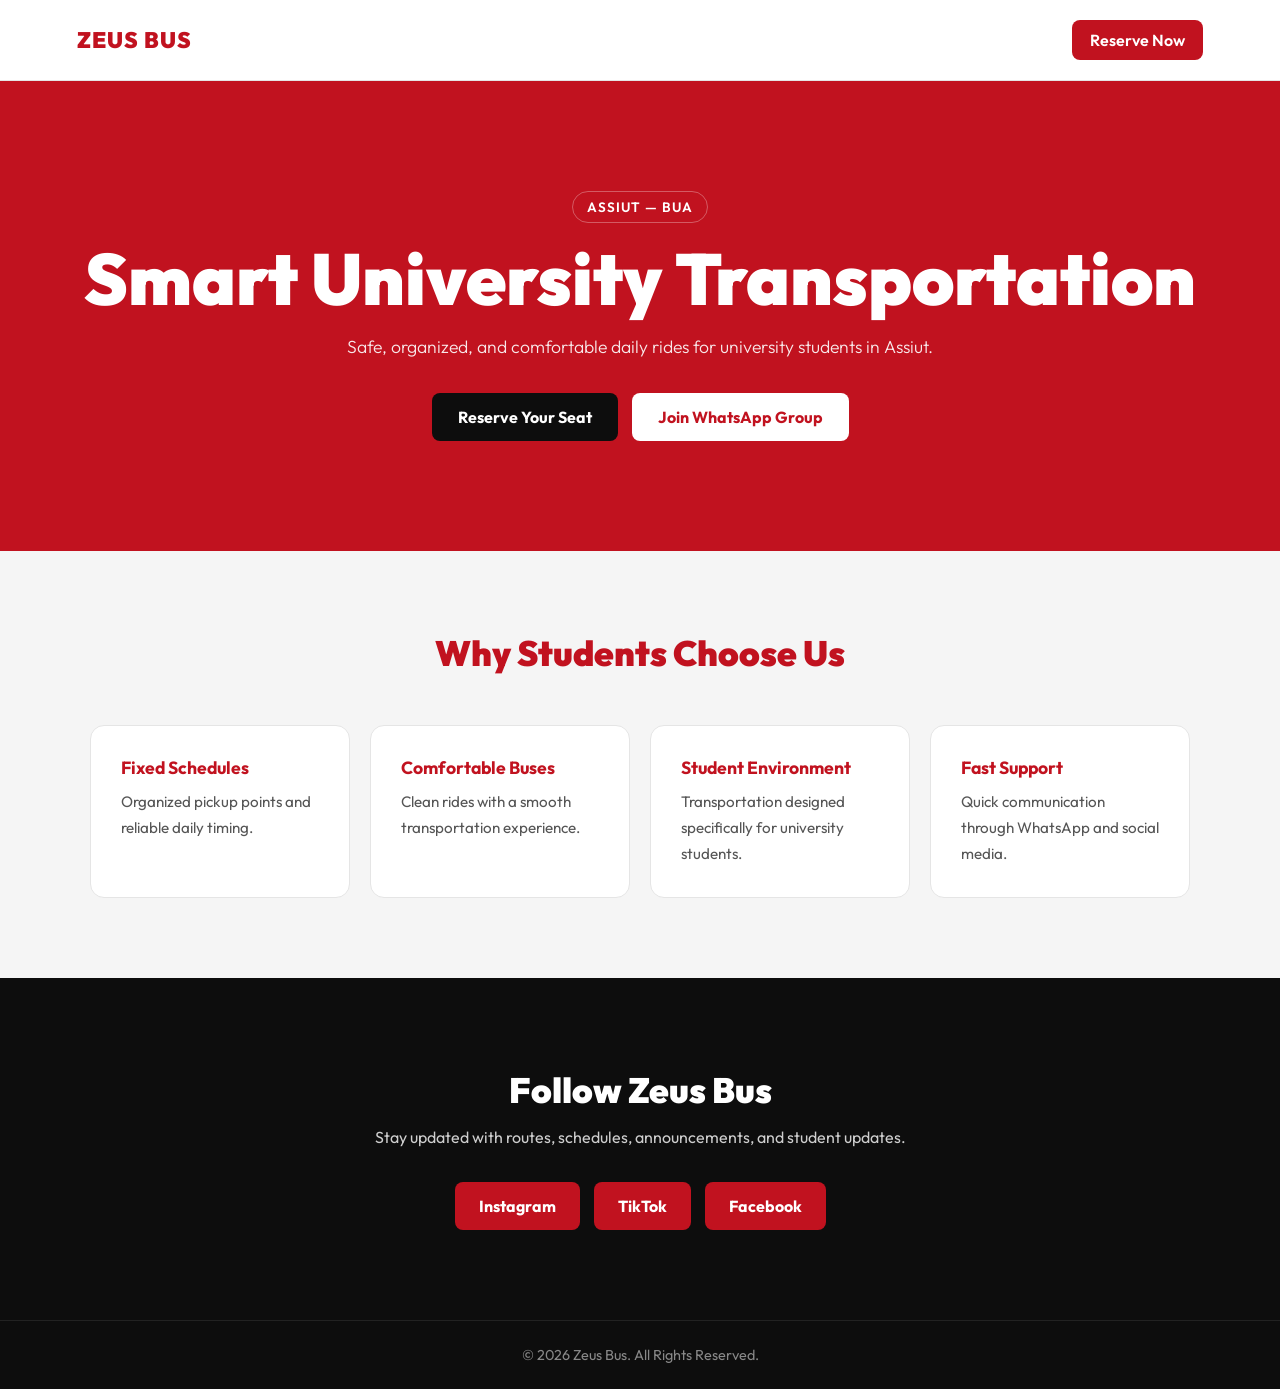
<file: zeus.html>
<!DOCTYPE html>
<html lang="en">
<head>
  <meta charset="UTF-8" />
  <meta name="viewport" content="width=device-width, initial-scale=1.0"/>
  <title>Zeus Bus</title>

  <link href="https://fonts.googleapis.com/css2?family=Outfit:wght@300;400;600;700;900&display=swap" rel="stylesheet">

  <style>
    :root{
      --red:#c1121f;
      --dark-red:#8f0d16;
      --black:#0d0d0d;
      --white:#ffffff;
      --gray:#f5f5f5;
      --border:#e5e5e5;
    }

    *{
      margin:0;
      padding:0;
      box-sizing:border-box;
      font-family:'Outfit',sans-serif;
    }

    body{
      background:var(--white);
      color:var(--black);
    }

    nav{
      display:flex;
      justify-content:space-between;
      align-items:center;
      padding:20px 6%;
      border-bottom:1px solid var(--border);
      background:var(--white);
    }

    .logo{
      font-size:1.4rem;
      font-weight:900;
      color:var(--red);
      letter-spacing:1px;
    }

    .nav-btn{
      text-decoration:none;
      color:var(--white);
      background:var(--red);
      padding:10px 18px;
      border-radius:8px;
      font-weight:600;
      transition:0.2s;
    }

    .nav-btn:hover{
      background:var(--dark-red);
    }

    .hero{
      background:var(--red);
      color:var(--white);
      text-align:center;
      padding:110px 6%;
    }

    .badge{
      display:inline-block;
      padding:6px 14px;
      border:1px solid rgba(255,255,255,0.3);
      border-radius:30px;
      margin-bottom:20px;
      font-size:0.85rem;
      font-weight:600;
      letter-spacing:1px;
    }

    .hero h1{
      font-size:clamp(2.5rem,6vw,4.5rem);
      font-weight:900;
      line-height:1;
      margin-bottom:20px;
    }

    .hero p{
      max-width:650px;
      margin:auto;
      font-size:1.1rem;
      font-weight:300;
      opacity:0.9;
      margin-bottom:35px;
    }

    .buttons{
      display:flex;
      justify-content:center;
      gap:14px;
      flex-wrap:wrap;
    }

    .btn{
      text-decoration:none;
      padding:14px 26px;
      border-radius:8px;
      font-weight:700;
      transition:0.2s;
    }

    .btn-dark{
      background:var(--black);
      color:var(--white);
    }

    .btn-light{
      background:var(--white);
      color:var(--red);
    }

    .btn:hover{
      opacity:0.9;
    }

    .features{
      padding:80px 6%;
      background:var(--gray);
    }

    .section-title{
      text-align:center;
      font-size:2.2rem;
      font-weight:900;
      margin-bottom:50px;
      color:var(--red);
    }

    .grid{
      display:grid;
      grid-template-columns:repeat(auto-fit,minmax(220px,1fr));
      gap:20px;
      max-width:1100px;
      margin:auto;
    }

    .card{
      background:var(--white);
      border:1px solid var(--border);
      padding:30px;
      border-radius:14px;
      transition:0.2s;
    }

    .card:hover{
      border-color:var(--red);
    }

    .card h3{
      margin-bottom:10px;
      font-size:1.1rem;
      color:var(--red);
      font-weight:700;
    }

    .card p{
      color:#555;
      line-height:1.7;
      font-size:0.95rem;
    }

    .social{
      padding:90px 6%;
      background:var(--black);
      text-align:center;
      color:var(--white);
    }

    .social h2{
      font-size:2.2rem;
      margin-bottom:15px;
      font-weight:900;
    }

    .social p{
      max-width:600px;
      margin:auto;
      opacity:0.8;
      margin-bottom:35px;
    }

    .social-buttons{
      display:flex;
      justify-content:center;
      gap:14px;
      flex-wrap:wrap;
    }

    .social-buttons a{
      text-decoration:none;
      background:var(--red);
      color:var(--white);
      padding:14px 24px;
      border-radius:8px;
      font-weight:700;
      transition:0.2s;
    }

    .social-buttons a:hover{
      background:var(--dark-red);
    }

    footer{
      text-align:center;
      padding:25px;
      border-top:1px solid #222;
      background:var(--black);
      color:#888;
      font-size:0.9rem;
    }

    @media(max-width:768px){

      .hero{
        padding:90px 6%;
      }

      .buttons,
      .social-buttons{
        flex-direction:column;
      }

      .btn,
      .social-buttons a{
        width:100%;
      }
    }

  </style>
</head>

<body>

  <nav>
    <div class="logo">ZEUS BUS</div>
    <a href="https://wa.me/201003246428?text=Reservation%20request%20Zeus%20Bus" class="nav-btn" target="_blank">
  Reserve Now
</a>
  </nav>

  <section class="hero">

    <div class="badge">ASSIUT — BUA</div>

    <h1>Smart University Transportation</h1>

    <p>
      Safe, organized, and comfortable daily rides for university students in Assiut.
    </p>

    <div class="buttons">
<a href="tel:01003246428" class="btn btn-dark">
  Reserve Your Seat
</a>
      <a href="https://chat.whatsapp.com/BAY5HfLAJz6E9TmXSz7i6E" class="btn btn-light" target="_blank">
  Join WhatsApp Group
</a>
    </div>

  </section>

  <section class="features">

    <h2 class="section-title">Why Students Choose Us</h2>

    <div class="grid">

      <div class="card">
        <h3>Fixed Schedules</h3>
        <p>
          Organized pickup points and reliable daily timing.
        </p>
      </div>

      <div class="card">
        <h3>Comfortable Buses</h3>
        <p>
          Clean rides with a smooth transportation experience.
        </p>
      </div>

      <div class="card">
        <h3>Student Environment</h3>
        <p>
          Transportation designed specifically for university students.
        </p>
      </div>

      <div class="card">
        <h3>Fast Support</h3>
        <p>
          Quick communication through WhatsApp and social media.
        </p>
      </div>

    </div>

  </section>

  <section class="social">

  <h2>Follow Zeus Bus</h2>

  <p>
    Stay updated with routes, schedules, announcements, and student updates.
  </p>

  <div class="social-buttons">

    <a href="https://www.instagram.com/zeus.bus?igsh=dm9jenhndGFpdGQz" target="_blank">
      Instagram
    </a>

    <a href="https://vm.tiktok.com/ZS9N751Kc84ok-0wCuR/" target="_blank">
      TikTok
    </a>

    <a href="https://www.facebook.com/share/18EAcwCmEM/" target="_blank">
      Facebook
    </a>

  </div>

</section>
  <footer>
    © 2026 Zeus Bus. All Rights Reserved.
  </footer>

</body>
</html>
</file>
<file: assets/style.css>
/* =========================================================
   ZEUS BUS — Design System
   Premium mobility-tech aesthetic. Route-line as spine.
   ========================================================= */

/* Google Fonts are now loaded via <link rel="preconnect"> + <link rel="stylesheet">
   in the <head> of each page instead of @import, so the browser can fetch them
   in parallel with this stylesheet instead of discovering them only after this
   file has downloaded and parsed. */

:root{
  --asphalt: #0c0b0d;
  --asphalt-2: #141215;
  --burgundy: #7a0c14;
  --burgundy-deep: #4d0810;
  --signal: #d81324;
  --signal-bright: #ff3b4e;
  --bone: #f6f3ef;
  --bone-2: #eeeae3;
  --ink: #141215;
  --steel: #6b6870;
  --steel-light: #a7a3ab;
  --line: rgba(20,18,21,0.10);
  --line-dark: rgba(255,255,255,0.09);
  --white: #ffffff;

  --display: 'Space Grotesk', 'Inter', sans-serif;
  --body: 'Inter', sans-serif;
  --mono: 'IBM Plex Mono', monospace;
  --display-ar: 'Cairo', 'Tajawal', sans-serif;
  --body-ar: 'Tajawal', 'Cairo', sans-serif;

  --nav-h: 76px;
  --ease: cubic-bezier(0.16, 1, 0.3, 1);
}

*,*::before,*::after{ margin:0; padding:0; box-sizing:border-box; }
html{ scroll-behavior:smooth; }
body{
  font-family: var(--body);
  background: var(--bone);
  color: var(--ink);
  -webkit-font-smoothing: antialiased;
  line-height: 1.55;
  overflow-x: hidden;
}
a{ color:inherit; }
img,svg{ display:block; max-width:100%; }
button{ font-family:inherit; cursor:pointer; border:none; background:none; color:inherit; }
ul{ list-style:none; }

/* ---------- Keyboard focus ----------
   Visible only for keyboard/AT navigation (:focus-visible), so mouse
   clicks stay clean while Tab-users always get a clear indicator. */
a:focus-visible,
button:focus-visible,
[tabindex]:focus-visible{
  outline: 2.5px solid var(--signal-bright);
  outline-offset: 3px;
  border-radius: 4px;
}
.on-dark a:focus-visible,
.on-dark button:focus-visible,
.hero a:focus-visible,
.hero button:focus-visible{
  outline-color: var(--bone);
}

/* ---------- Skip link ----------
   Hidden until focused, so keyboard users can jump straight past the
   nav/journey-rail to the main content. */
.skip-link{
  position:absolute;
  left:12px; top:-48px;
  background: var(--ink);
  color: var(--bone);
  padding:12px 18px;
  border-radius:8px;
  font-family: var(--mono);
  font-size:0.8rem;
  z-index:1000;
  transition: top .2s var(--ease);
}
.skip-link:focus{ top:12px; }

.container{ max-width: 1180px; margin: 0 auto; padding: 0 6%; }

/* ---------- Reveal-on-scroll ----------
   Visible by default (no-JS / slow-JS safe). JS arms the hidden
   state only once an IntersectionObserver is ready to reveal it. */
.reveal{ transition: opacity .7s var(--ease), transform .7s var(--ease); }
.reveal.armed{ opacity:0; transform: translateY(22px); }
.reveal.armed.in{ opacity:1; transform: translateY(0); }
.reveal-stagger > *{ transition-delay: calc(var(--i, 0) * 80ms); }

/* ---------- Typography ---------- */
.eyebrow{
  font-family: var(--mono);
  font-size: 0.72rem;
  font-weight: 600;
  letter-spacing: 2.5px;
  text-transform: uppercase;
  color: var(--signal);
  display:inline-flex;
  align-items:center;
  gap:8px;
}
.eyebrow::before{
  content:'';
  width:16px; height:1px;
  background: var(--signal);
}
h1,h2,h3,h4{ font-family: var(--display); font-weight:700; letter-spacing:-0.02em; color: var(--ink); }
.on-dark h1, .on-dark h2, .on-dark h3, .on-dark p, .on-dark .eyebrow{ color: var(--bone); }
.on-dark .eyebrow{ color: var(--signal-bright); }
.on-dark p{ color: rgba(246,243,239,0.6); }

.section-head{ max-width: 620px; margin-bottom: 48px; }
.section-head h2{ font-size: clamp(1.9rem, 3.6vw, 2.75rem); line-height:1.08; margin-top:10px; }
.section-head p{ color: var(--steel); font-size: 1.02rem; margin-top: 14px; max-width: 480px; }
.on-dark .section-head p{ color: rgba(246,243,239,0.55); }

/* ---------- Buttons ---------- */
.btn{
  display:inline-flex; align-items:center; justify-content:center; gap:9px;
  font-family: var(--body); font-weight:600; font-size:0.92rem;
  padding: 15px 26px; border-radius: 100px;
  text-decoration:none; white-space:nowrap;
  transition: transform .25s var(--ease), box-shadow .25s var(--ease), background .25s var(--ease), border-color .25s var(--ease);
}
.btn svg{ width:15px; height:15px; fill:currentColor; flex-shrink:0; transition: transform .25s var(--ease); }
.btn:hover svg{ transform: translateX(3px); }

.btn-primary{ background: var(--signal); color:#fff; box-shadow: 0 14px 30px -10px rgba(216,19,36,0.55); }
.btn-primary:hover{ background: var(--signal-bright); transform: translateY(-2px); box-shadow: 0 18px 36px -10px rgba(216,19,36,0.6); }

.btn-outline{ background: transparent; color: var(--ink); border:1.5px solid var(--line); }
.btn-outline:hover{ border-color: var(--ink); transform: translateY(-2px); }

.on-dark .btn-outline{ color: var(--bone); border-color: var(--line-dark); }
.on-dark .btn-outline:hover{ border-color: rgba(255,255,255,0.4); }

.btn-ghost-dark{ background: rgba(255,255,255,0.06); color: var(--bone); border:1px solid var(--line-dark); }
.btn-ghost-dark:hover{ background: rgba(255,255,255,0.12); transform: translateY(-2px); }

.btn-sm{ padding: 10px 18px; font-size: 0.82rem; }
.btn-block{ width:100%; }

/* ---------- Route chip (mono, departure-board motif) ---------- */
.chip{
  display:inline-flex; align-items:center; gap:8px;
  font-family: var(--mono); font-size: 0.72rem; font-weight:600;
  letter-spacing: 0.8px; text-transform:uppercase;
  padding: 7px 13px; border-radius: 8px;
  background: rgba(255,255,255,0.06);
  border: 1px solid var(--line-dark);
  color: rgba(246,243,239,0.8);
}
.chip .dot{ width:6px; height:6px; border-radius:50%; background: var(--signal-bright); flex-shrink:0; animation: pulseDot 2s infinite; }
.chip.on-light{ background: var(--white); border-color: var(--line); color: var(--steel); }
.chip.on-light .dot{ background: var(--signal); }

@keyframes pulseDot{
  0%{ box-shadow: 0 0 0 0 rgba(255,59,78,0.55); }
  70%{ box-shadow: 0 0 0 7px rgba(255,59,78,0); }
  100%{ box-shadow: 0 0 0 0 rgba(255,59,78,0); }
}

/* =========================================================
   NAV
   ========================================================= */
.site-nav{
  position: fixed; top:0; left:0; right:0; z-index: 1000;
  height: var(--nav-h);
  display:flex; align-items:center; justify-content:space-between;
  padding: 0 6%;
  background: rgba(12,11,13,0.72);
  backdrop-filter: blur(14px); -webkit-backdrop-filter: blur(14px);
  border-bottom: 1px solid rgba(255,255,255,0.06);
  transition: height .3s var(--ease), background .3s var(--ease);
}
.site-nav.scrolled{ height: 62px; background: rgba(12,11,13,0.92); }

.brand{ display:flex; align-items:center; gap:11px; text-decoration:none; }
.brand-mark{
  width:34px; height:34px; border-radius:9px;
  background: linear-gradient(155deg, var(--signal), var(--burgundy-deep));
  display:flex; align-items:center; justify-content:center;
  flex-shrink:0;
  box-shadow: 0 6px 16px -4px rgba(216,19,36,0.5);
}
.brand-mark svg{ width:18px; height:18px; fill: var(--bone); }
.brand-name{ font-family: var(--display); font-size:1.02rem; font-weight:700; color: var(--bone); letter-spacing:0.5px; }
.brand-name span{ color: var(--signal-bright); }

.nav-links{ display:flex; align-items:center; gap:2px; }
.nav-links a{
  text-decoration:none; color: rgba(246,243,239,0.62);
  font-size:0.87rem; font-weight:500; padding: 8px 15px; border-radius:100px;
  transition: color .2s, background .2s;
}
.nav-links a:hover{ color: var(--bone); background: rgba(255,255,255,0.06); }
.nav-links a.active{ color: var(--bone); background: rgba(255,255,255,0.08); }
.nav-cta{ margin-left:10px; }

.lang-switch{
  display:flex; align-items:center; gap:2px;
  margin-left:10px; padding:3px;
  border:1px solid var(--line-dark); border-radius:100px;
  background: rgba(255,255,255,0.04);
}
.lang-switch button{
  font-family: var(--mono); font-size:0.72rem; font-weight:600; letter-spacing:0.5px;
  padding:6px 12px; border-radius:100px; color: rgba(246,243,239,0.55);
  transition: background .2s, color .2s;
}
.lang-switch button.active{ background: var(--signal); color:#fff; }
.lang-switch-mobile{
  display:flex; align-items:center; gap:8px;
  margin-top:22px; padding:4px; border:1px solid rgba(255,255,255,0.12); border-radius:100px; width:fit-content;
}
.lang-switch-mobile button{
  font-family: var(--mono); font-size:0.78rem; font-weight:600; letter-spacing:0.5px;
  padding:8px 18px; border-radius:100px; color: rgba(246,243,239,0.55);
  transition: background .2s, color .2s;
}
.lang-switch-mobile button.active{ background: var(--signal); color:#fff; }

.nav-toggle{ display:none; width:38px; height:38px; align-items:center; justify-content:center; }
.nav-toggle span, .nav-toggle::before, .nav-toggle::after{ content:''; }
.hamburger{ position:relative; width:20px; height:14px; }
.hamburger span{ position:absolute; left:0; right:0; height:2px; background: var(--bone); border-radius:2px; transition: transform .25s var(--ease), opacity .25s var(--ease); }
.hamburger span:nth-child(1){ top:0; }
.hamburger span:nth-child(2){ top:6px; }
.hamburger span:nth-child(3){ top:12px; }
.nav-toggle.open .hamburger span:nth-child(1){ transform: translateY(6px) rotate(45deg); }
.nav-toggle.open .hamburger span:nth-child(2){ opacity:0; }
.nav-toggle.open .hamburger span:nth-child(3){ transform: translateY(-6px) rotate(-45deg); }

.mobile-panel{
  position: fixed; inset: var(--nav-h) 0 0 0; z-index: 999;
  background: rgba(12,11,13,0.98); backdrop-filter: blur(10px);
  padding: 26px 6% 40px; display:flex; flex-direction:column; gap:4px;
  transform: translateY(-12px); opacity:0; pointer-events:none;
  transition: opacity .25s var(--ease), transform .25s var(--ease);
}
.mobile-panel.open{ transform: translateY(0); opacity:1; pointer-events:auto; }
.mobile-panel a{
  text-decoration:none; color: var(--bone); font-family: var(--display); font-size:1.5rem; font-weight:600;
  padding: 14px 4px; border-bottom: 1px solid rgba(255,255,255,0.07);
}
.mobile-panel .btn{ margin-top:20px; }

/* =========================================================
   JOURNEY RAIL — the road + the traveling bus
   ========================================================= */
.journey-rail{
  position: fixed;
  top: 50%; right: 26px;
  transform: translateY(-50%);
  width: 42px;
  height: min(58vh, 600px);
  z-index: 45;
  pointer-events: none;
  opacity: 0;
  transition: opacity .5s var(--ease);
  --p: 0;
}
.journey-rail.visible{ opacity: 1; }

.journey-rail-road{
  position: relative;
  width: 100%; height: 100%;
  background: linear-gradient(180deg, var(--asphalt-2), var(--asphalt));
  border-radius: 22px;
  box-shadow: 0 14px 40px rgba(0,0,0,0.4), inset 0 0 0 1px rgba(255,255,255,0.06);
}

.journey-rail-lane{
  position: absolute; left: 50%; top: 12px; bottom: 12px; width: 2px;
  transform: translateX(-50%);
  background: repeating-linear-gradient(180deg, rgba(255,255,255,0.28) 0 9px, transparent 9px 20px);
}

.journey-rail-progress{
  position: absolute; left: 50%; top: 12px; width: 4px;
  transform: translateX(-50%);
  height: calc(var(--p) * (100% - 24px));
  background: linear-gradient(180deg, var(--signal-bright), var(--signal));
  border-radius: 4px;
  box-shadow: 0 0 12px rgba(255,59,78,0.6);
}

.journey-rail-stops{ position: absolute; left: 0; right: 0; top: 12px; bottom: 12px; }
.journey-rail-stop{
  position: absolute; left: 50%; top: 0;
  transform: translate(-50%, -50%);
}
.journey-rail-stop .dot{
  display: block; width: 9px; height: 9px; border-radius: 50%;
  background: var(--asphalt); border: 2px solid rgba(255,255,255,0.3);
  transition: background .3s var(--ease), border-color .3s var(--ease), box-shadow .3s var(--ease);
}
.journey-rail-stop.active .dot{
  background: var(--signal); border-color: var(--signal-bright);
  box-shadow: 0 0 0 5px rgba(216,19,36,0.22);
}
.journey-rail-stop .tag{
  position: absolute; right: 58px; top: 50%;
  transform: translateY(-50%) translateX(6px);
  background: var(--asphalt); color: rgba(246,243,239,0.7);
  font-family: var(--mono); font-size: 0.6rem; letter-spacing: 0.8px; text-transform: uppercase;
  padding: 5px 9px; border-radius: 6px; white-space: nowrap;
  opacity: 0; transition: opacity .25s var(--ease), transform .25s var(--ease), background .25s var(--ease), color .25s var(--ease);
  box-shadow: 0 4px 14px rgba(0,0,0,0.3);
}
.journey-rail-stop.current .tag{
  opacity: 1; transform: translateY(-50%) translateX(0);
  background: var(--signal); color: var(--bone);
}

.journey-rail-bus{
  position: absolute; left: 50%; top: calc(var(--p) * 100%);
  width: 84px;
  transform: translate(-50%, -50%);
  filter: drop-shadow(0 8px 12px rgba(0,0,0,0.45));
  will-change: top;
}
.journey-rail-bus-inner{ will-change: transform; }
.journey-rail-bus svg{ width: 100%; height: auto; display: block; }
.journey-rail-bus .wheel{ transform-origin: center; will-change: transform; }

.stop-marker{
  position:relative; z-index:2;
  width:11px; height:11px; border-radius:50%;
  background: var(--bone); border: 2px solid var(--steel-light);
  margin: 0 auto 18px;
  transition: background .3s, border-color .3s, box-shadow .3s;
}
.stop-marker.on-dark{ background: var(--asphalt); border-color: rgba(255,255,255,0.25); }
.reveal.in .stop-marker{ background: var(--signal); border-color: var(--signal-bright); box-shadow: 0 0 0 6px rgba(216,19,36,0.15); }

/* =========================================================
   HERO
   ========================================================= */
.hero{
  position:relative;
  background: radial-gradient(120% 90% at 80% -10%, #23090c 0%, var(--asphalt) 55%), var(--asphalt);
  padding: calc(var(--nav-h) + 92px) 6% 0;
  overflow:hidden;
  min-height: 92vh;
  display:flex; flex-direction:column; justify-content:space-between;
}
.hero-grid{
  position:absolute; inset:0;
  background-image: linear-gradient(rgba(255,255,255,0.035) 1px, transparent 1px), linear-gradient(90deg, rgba(255,255,255,0.035) 1px, transparent 1px);
  background-size: 64px 64px;
  mask-image: linear-gradient(to bottom, black, transparent 80%);
  pointer-events:none;
}
.hero-inner{ position:relative; z-index:2; max-width: 680px; }
.hero .chip{ margin-bottom: 26px; }
.hero h1{
  font-size: clamp(2.6rem, 6.4vw, 4.7rem);
  color: var(--bone);
  line-height: 1.0;
  letter-spacing: -0.03em;
  margin-bottom: 22px;
}
.hero h1 em{ font-style:normal; color: var(--signal-bright); }
.hero-sub{ font-size: 1.08rem; color: rgba(246,243,239,0.58); max-width: 460px; margin-bottom: 36px; font-weight:400; }
.hero-actions{ display:flex; flex-wrap:wrap; gap:12px; margin-bottom:44px; }
.hero .btn-outline{ color: var(--bone); border-color: var(--line-dark); }
.hero .btn-outline:hover{ border-color: rgba(255,255,255,0.4); }

.hero-stats{
  position:relative; z-index:2;
  display:flex; gap: 40px; flex-wrap:wrap;
  padding: 22px 0 30px;
  border-top: 1px solid rgba(255,255,255,0.08);
}
.hero-stat b{ display:block; font-family: var(--display); font-size:1.5rem; color: var(--bone); }
.hero-stat span{ font-family: var(--mono); font-size:0.68rem; letter-spacing:1px; text-transform:uppercase; color: rgba(246,243,239,0.4); }

/* ---- Road + Bus scene ---- */
.road-scene{ position:relative; z-index:1; height: 210px; margin-top: 20px; }
.road-scene svg{ position:absolute; inset:0; width:100%; height:100%; }
.road-line{ stroke: rgba(255,255,255,0.14); stroke-width:2; stroke-dasharray: 14 16; }
.road-line.moving{ animation: roadDash 1.6s linear infinite; }
@keyframes roadDash{ to{ stroke-dashoffset: -60; } }

.bus-unit{ position:absolute; bottom: 34px; left: -140px; width: 150px; animation: busDriveIn 2.4s var(--ease) 0.3s forwards, busIdle 3.4s ease-in-out 2.7s infinite; }
.bus-unit svg{ width:100%; height:auto; aspect-ratio: 340 / 140; }
.bus-unit .wheel{ transform-origin: center; animation: wheelSpin 0.9s linear infinite; }
@keyframes busDriveIn{ to{ left: 6%; } }
@keyframes busIdle{ 0%,100%{ transform: translateY(0); } 50%{ transform: translateY(-4px); } }
@keyframes wheelSpin{ to{ transform: rotate(360deg); } }

.bus-glow{ position:absolute; bottom: 20px; left: 6%; width: 220px; height: 60px; background: radial-gradient(ellipse at center, rgba(216,19,36,0.35), transparent 70%); filter: blur(6px); z-index:0; }

/* =========================================================
   SECTIONS (generic surfaces)
   ========================================================= */
.section{ position:relative; padding: 110px 0; }
.section.on-dark{ background: var(--asphalt); }
.section.on-bone2{ background: var(--bone-2); }
.section.tight{ padding: 90px 0; }

/* Journey / how it works */
.journey-track{ position:relative; }
.journey-steps{ display:grid; grid-template-columns: repeat(4,1fr); gap: 22px; position:relative; z-index:2; }
.journey-step{
  background: rgba(255,255,255,0.03); border:1px solid var(--line-dark); border-radius:18px;
  padding: 30px 24px; position:relative;
}
.journey-step .step-tag{ font-family: var(--mono); font-size:0.7rem; color: var(--signal-bright); letter-spacing:1.5px; margin-bottom:16px; display:block; }
.journey-step h3{ color: var(--bone); font-size:1.08rem; margin-bottom:10px; }
.journey-step p{ color: rgba(246,243,239,0.5); font-size:0.88rem; }
.journey-step .step-icon{ width:38px; height:38px; border-radius:10px; background: rgba(216,19,36,0.14); border:1px solid rgba(216,19,36,0.3); display:flex; align-items:center; justify-content:center; margin-bottom:18px; }
.journey-step .step-icon svg{ width:18px; height:18px; fill: var(--signal-bright); }

/* Routes section */
.routes-list{ display:flex; flex-direction:column; border-top:1px solid var(--line); }
.route-row{
  display:grid; grid-template-columns: 100px 1fr auto auto; align-items:center; gap:24px;
  padding: 26px 20px; border-bottom:1px solid var(--line);
  transition: background .25s;
  cursor:pointer;
}
.route-row:hover{ background: rgba(122,12,20,0.035); }
.route-row .r-code{ font-family: var(--mono); font-size:0.72rem; font-weight:600; color: var(--signal); letter-spacing:1px; }
.route-row .r-name{ font-family: var(--display); font-size:1.2rem; font-weight:600; }
.route-row .r-name small{ display:block; font-family: var(--body); font-weight:400; font-size:0.83rem; color: var(--steel); margin-top:3px; }
.route-row .r-time{ font-family: var(--mono); font-size:0.85rem; color: var(--steel); text-align:right; }
.route-row .r-arrow{ width:34px; height:34px; border-radius:50%; border:1.5px solid var(--line); display:flex; align-items:center; justify-content:center; transition: background .25s, border-color .25s, transform .25s; }
.route-row .r-arrow svg{ width:14px; height:14px; fill: var(--ink); }
.route-row:hover .r-arrow{ background: var(--signal); border-color: var(--signal); transform: translateX(3px); }
.route-row:hover .r-arrow svg{ fill:#fff; }

/* Why cards */
.why-grid{ display:grid; grid-template-columns: repeat(4, 1fr); gap:18px; }
.why-card{
  border:1px solid var(--line); border-radius:18px; padding: 32px 26px; background: var(--white);
  transition: transform .3s var(--ease), box-shadow .3s var(--ease), border-color .3s;
}
.why-card:hover{ transform: translateY(-5px); box-shadow: 0 22px 40px -18px rgba(20,18,21,0.18); border-color: rgba(216,19,36,0.25); }
.why-icon{ width:42px; height:42px; border-radius:11px; background: #fbe9ea; display:flex; align-items:center; justify-content:center; margin-bottom:20px; }
.why-icon svg{ width:20px; height:20px; fill: var(--signal); }
.why-card h3{ font-size:1.02rem; margin-bottom:9px; }
.why-card p{ font-size:0.87rem; color: var(--steel); }

/* Stats strip */
.stats-strip{ display:grid; grid-template-columns: repeat(3,1fr); border:1px solid var(--line-dark); border-radius:20px; overflow:hidden; }
.stat-cell{ padding: 40px 28px; border-right:1px solid var(--line-dark); }
.stat-cell:last-child{ border-right:none; }
.stat-cell b{ display:block; font-family: var(--display); font-size:2.4rem; color:var(--bone); letter-spacing:-0.02em; }
.stat-cell span{ font-family: var(--mono); font-size:0.72rem; letter-spacing:1px; text-transform:uppercase; color: rgba(246,243,239,0.45); }

/* About preview / split */
.split{ display:grid; grid-template-columns: 1fr 1fr; gap: 64px; align-items:center; }
.split-visual{
  aspect-ratio: 4/3.4; border-radius:22px; background: linear-gradient(155deg, var(--asphalt-2), var(--asphalt));
  position:relative; overflow:hidden; display:flex; align-items:center; justify-content:center;
  border: 1px solid var(--line-dark);
}
.split-visual .mini-road{ position:absolute; bottom:20%; left:0; right:0; height:2px; background: repeating-linear-gradient(90deg, rgba(255,255,255,0.18) 0 14px, transparent 14px 28px); }
.split-visual .mini-bus{ width:56%; position:relative; z-index:2; }

/* Schedule preview table */
.mini-schedule{ border:1px solid var(--line); border-radius:18px; overflow:hidden; background:var(--white); }
.mini-schedule .row{ display:grid; grid-template-columns: 1fr auto auto; gap:14px; padding:18px 22px; border-bottom:1px solid var(--line); align-items:center; }
.mini-schedule .row:last-child{ border-bottom:none; }
.mini-schedule .row .name{ font-weight:600; font-size:0.92rem; }
.mini-schedule .row .time{ font-family: var(--mono); font-size:0.82rem; color: var(--steel); }
.mini-schedule .status{ font-family: var(--mono); font-size:0.65rem; letter-spacing:0.6px; text-transform:uppercase; padding:4px 10px; border-radius:100px; background:#e9f7ee; color:#1a7f43; }

/* CTA (arrival) */
.cta-arrive{
  position:relative; border-radius: 28px; overflow:hidden;
  background: linear-gradient(135deg, var(--burgundy-deep) 0%, var(--asphalt) 65%);
  padding: 80px 8%; text-align:center;
}
.cta-arrive::before{
  content:''; position:absolute; inset:0;
  background-image: linear-gradient(rgba(255,255,255,0.04) 1px, transparent 1px), linear-gradient(90deg, rgba(255,255,255,0.04) 1px, transparent 1px);
  background-size: 46px 46px; mask-image: radial-gradient(circle at 50% 40%, black, transparent 75%);
}
.cta-arrive h2{ color: var(--bone); font-size: clamp(1.9rem, 4vw, 3rem); position:relative; z-index:2; margin-bottom:16px; }
.cta-arrive p{ color: rgba(246,243,239,0.55); position:relative; z-index:2; max-width:440px; margin:0 auto 34px; }
.cta-arrive .btn-row{ position:relative; z-index:2; display:flex; gap:12px; justify-content:center; flex-wrap:wrap; }

/* FAQ */
.faq-wrap{ display:flex; flex-direction:column; gap:12px; max-width:720px; }
.faq-item{ border:1px solid var(--line); border-radius:14px; overflow:hidden; background:var(--white); }
.faq-q{ width:100%; display:flex; justify-content:space-between; align-items:center; gap:16px; padding:20px 22px; text-align:left; font-weight:600; font-size:0.96rem; }
.faq-plus{ position:relative; width:14px; height:14px; flex-shrink:0; }
.faq-plus::before,.faq-plus::after{ content:''; position:absolute; background: var(--signal); transition: transform .25s var(--ease), opacity .25s; }
.faq-plus::before{ top:6px; left:0; width:14px; height:2px; }
.faq-plus::after{ top:0; left:6px; width:2px; height:14px; }
.faq-item.open .faq-plus{ transform: rotate(90deg); }
.faq-item.open .faq-plus::after{ opacity:0; }
.faq-a{ max-height:0; overflow:hidden; transition: max-height .35s var(--ease); }
.faq-a p{ padding: 0 22px 20px; color: var(--steel); font-size:0.9rem; }
.faq-item.open .faq-a{ max-height:220px; }

/* Contact */
.contact-grid{ display:grid; grid-template-columns: repeat(4,1fr); gap:16px; }
.contact-card{ border:1px solid var(--line); border-radius:16px; padding:24px; background:var(--white); text-decoration:none; transition: transform .25s var(--ease), border-color .25s; }
.contact-card:hover{ transform: translateY(-3px); border-color: rgba(216,19,36,0.3); }
.contact-card .c-icon{ width:38px; height:38px; border-radius:10px; background:#fbe9ea; display:flex; align-items:center; justify-content:center; margin-bottom:16px; }
.contact-card .c-icon svg{ width:18px; height:18px; fill:var(--signal); }
.contact-card .c-label{ font-family:var(--mono); font-size:0.66rem; letter-spacing:1px; text-transform:uppercase; color:var(--steel); margin-bottom:5px; }
.contact-card .c-value{ font-weight:600; font-size:0.94rem; }

/* =========================================================
   FOOTER
   ========================================================= */
.site-footer{ background: var(--asphalt); border-top:1px solid var(--line-dark); }
.footer-top{ display:flex; justify-content:space-between; align-items:flex-start; padding: 64px 6% 48px; flex-wrap:wrap; gap:40px; }
.footer-brand p{ color: rgba(246,243,239,0.45); font-size:0.88rem; max-width:280px; margin-top:14px; }
.footer-cols{ display:flex; gap:64px; flex-wrap:wrap; }
.footer-col h4{ font-family:var(--mono); font-size:0.68rem; letter-spacing:1.5px; text-transform:uppercase; color: rgba(246,243,239,0.35); margin-bottom:16px; }
.footer-col a{ display:block; text-decoration:none; color: rgba(246,243,239,0.65); font-size:0.88rem; padding:6px 0; transition:color .2s; }
.footer-col a:hover{ color: var(--bone); }
.footer-bottom{ display:flex; justify-content:space-between; align-items:center; padding:22px 6%; border-top:1px solid var(--line-dark); flex-wrap:wrap; gap:10px; }
.footer-bottom span{ font-family:var(--mono); font-size:0.72rem; letter-spacing:0.8px; text-transform:uppercase; color: rgba(246,243,239,0.3); }

/* =========================================================
   RESPONSIVE
   ========================================================= */
@media (max-width: 1000px){
  .journey-steps{ grid-template-columns: repeat(2,1fr); }
  .why-grid{ grid-template-columns: repeat(2,1fr); }
  .stats-strip{ grid-template-columns: 1fr; }
  .stat-cell{ border-right:none; border-bottom:1px solid var(--line-dark); }
  .stat-cell:last-child{ border-bottom:none; }
  .split{ grid-template-columns:1fr; gap:36px; }
  .contact-grid{ grid-template-columns: repeat(2,1fr); }

  .journey-rail{
    top: auto; right: 0; bottom: 0; left: 0; transform: none;
    width: 100%; height: 40px;
  }
  .journey-rail-road{ border-radius: 0; box-shadow: 0 -6px 20px rgba(0,0,0,0.3); }
  .journey-rail-lane{ left: 12px; right: 12px; top: 50%; bottom: auto; width: auto; height: 2px; transform: translateY(-50%);
    background: repeating-linear-gradient(90deg, rgba(255,255,255,0.28) 0 9px, transparent 9px 20px); }
  .journey-rail-progress{ left: 12px; top: 50%; width: calc(var(--p) * (100% - 24px)); height: 4px;
    transform: translateY(-50%); }
  .journey-rail-stops{ display: none; }
  .journey-rail-bus{
    left: calc(12px + var(--p) * (100% - 24px)); top: 50%;
    transform: translate(-50%, -50%);
    width: 46px;
  }
}

@media (max-width: 768px){
  .nav-links{ display:none; }
  .nav-toggle{ display:flex; }
  .hero{ padding: calc(var(--nav-h) + 56px) 6% 0; min-height: auto; }
  .hero-actions{ flex-direction:column; }
  .hero-actions .btn{ width:100%; }
  .hero-stats{ gap:26px; }
  .section{ padding: 72px 0; }
  .journey-steps{ grid-template-columns: 1fr; }
  .why-grid{ grid-template-columns: 1fr; }
  .route-row{ grid-template-columns: 1fr auto; grid-template-areas: "code arrow" "name name" "time time"; row-gap:8px; }
  .route-row .r-code{ grid-area:code; }
  .route-row .r-arrow{ grid-area:arrow; }
  .route-row .r-name{ grid-area:name; }
  .route-row .r-time{ grid-area:time; text-align:left; }
  .contact-grid{ grid-template-columns: 1fr; }
  .footer-cols{ gap:36px; }
  .cta-arrive{ padding:56px 7%; }
  .road-scene{ height:150px; }
  .bus-unit{ width:110px; }
}

/* =========================================================
   REDUCED MOTION
   ========================================================= */
@media (prefers-reduced-motion: reduce){
  html{ scroll-behavior:auto; }
  *,*::before,*::after{ animation-duration:0.001ms !important; animation-iteration-count:1 !important; transition-duration:0.001ms !important; }
  .bus-unit{ left:6%; }
  .reveal{ opacity:1; transform:none; }
  .journey-rail{ transition:none; }
  .journey-rail-bus-inner{ transform:none !important; }
  .journey-rail-bus .wheel{ transform:none !important; }
}

/* =========================================================
   ARABIC / RTL SUPPORT
   Activated when <html dir="rtl">. Mirrors layout, swaps
   typefaces to Arabic-friendly fonts, and flips direction-
   sensitive spacing/icons.
   ========================================================= */
html[dir="rtl"] body{ font-family: var(--body-ar); }
html[dir="rtl"] h1, html[dir="rtl"] h2, html[dir="rtl"] h3, html[dir="rtl"] h4{ font-family: var(--display-ar); letter-spacing:0; }
html[dir="rtl"] .eyebrow, html[dir="rtl"] .chip, html[dir="rtl"] .r-code, html[dir="rtl"] .r-time,
html[dir="rtl"] .status-open, html[dir="rtl"] .sh, html[dir="rtl"] .sv, html[dir="rtl"] .hero-stat span,
html[dir="rtl"] .stat-cell span, html[dir="rtl"] .step-tag, html[dir="rtl"] .journey-rail-stop .tag,
html[dir="rtl"] .footer-col h4, html[dir="rtl"] .footer-bottom span, html[dir="rtl"] .route-tab{ font-family: var(--body-ar); letter-spacing:0; }

html[dir="rtl"] .eyebrow::before{ order:2; }
html[dir="rtl"] .btn:hover svg{ transform: translateX(-3px); }
html[dir="rtl"] .btn svg{ transform: scaleX(-1); }
html[dir="rtl"] .btn:hover svg{ transform: scaleX(-1) translateX(3px); }

html[dir="rtl"] .nav-cta{ margin-left:0; margin-right:10px; }
html[dir="rtl"] .lang-switch{ margin-left:0; margin-right:10px; }

html[dir="rtl"] .route-row{ grid-template-columns: auto 1fr 100px; }
html[dir="rtl"] .route-row .r-time{ text-align:left; }
html[dir="rtl"] .route-row .r-arrow svg{ transform: scaleX(-1); }
html[dir="rtl"] .route-row:hover .r-arrow{ transform: translateX(-3px); }

html[dir="rtl"] .stat-cell{ border-right:none; border-left:1px solid var(--line-dark); }
html[dir="rtl"] .stat-cell:last-child{ border-left:none; }

html[dir="rtl"] .journey-rail{ right:auto; left:26px; }
html[dir="rtl"] .skip-link{ left:auto; right:12px; }
html[dir="rtl"] .journey-rail-stop .tag{ right:auto; left:58px; transform: translateY(-50%) translateX(-6px); }
html[dir="rtl"] .journey-rail-stop.current .tag{ transform: translateY(-50%) translateX(0); }

html[dir="rtl"] .faq-q{ text-align:right; }
html[dir="rtl"] .bus-unit{ transform: scaleX(-1); }
html[dir="rtl"] .bus-glow{ left:auto; right:6%; }

@media (max-width: 1000px){
  html[dir="rtl"] .journey-rail{ left:0; right:0; }
}
</file>
